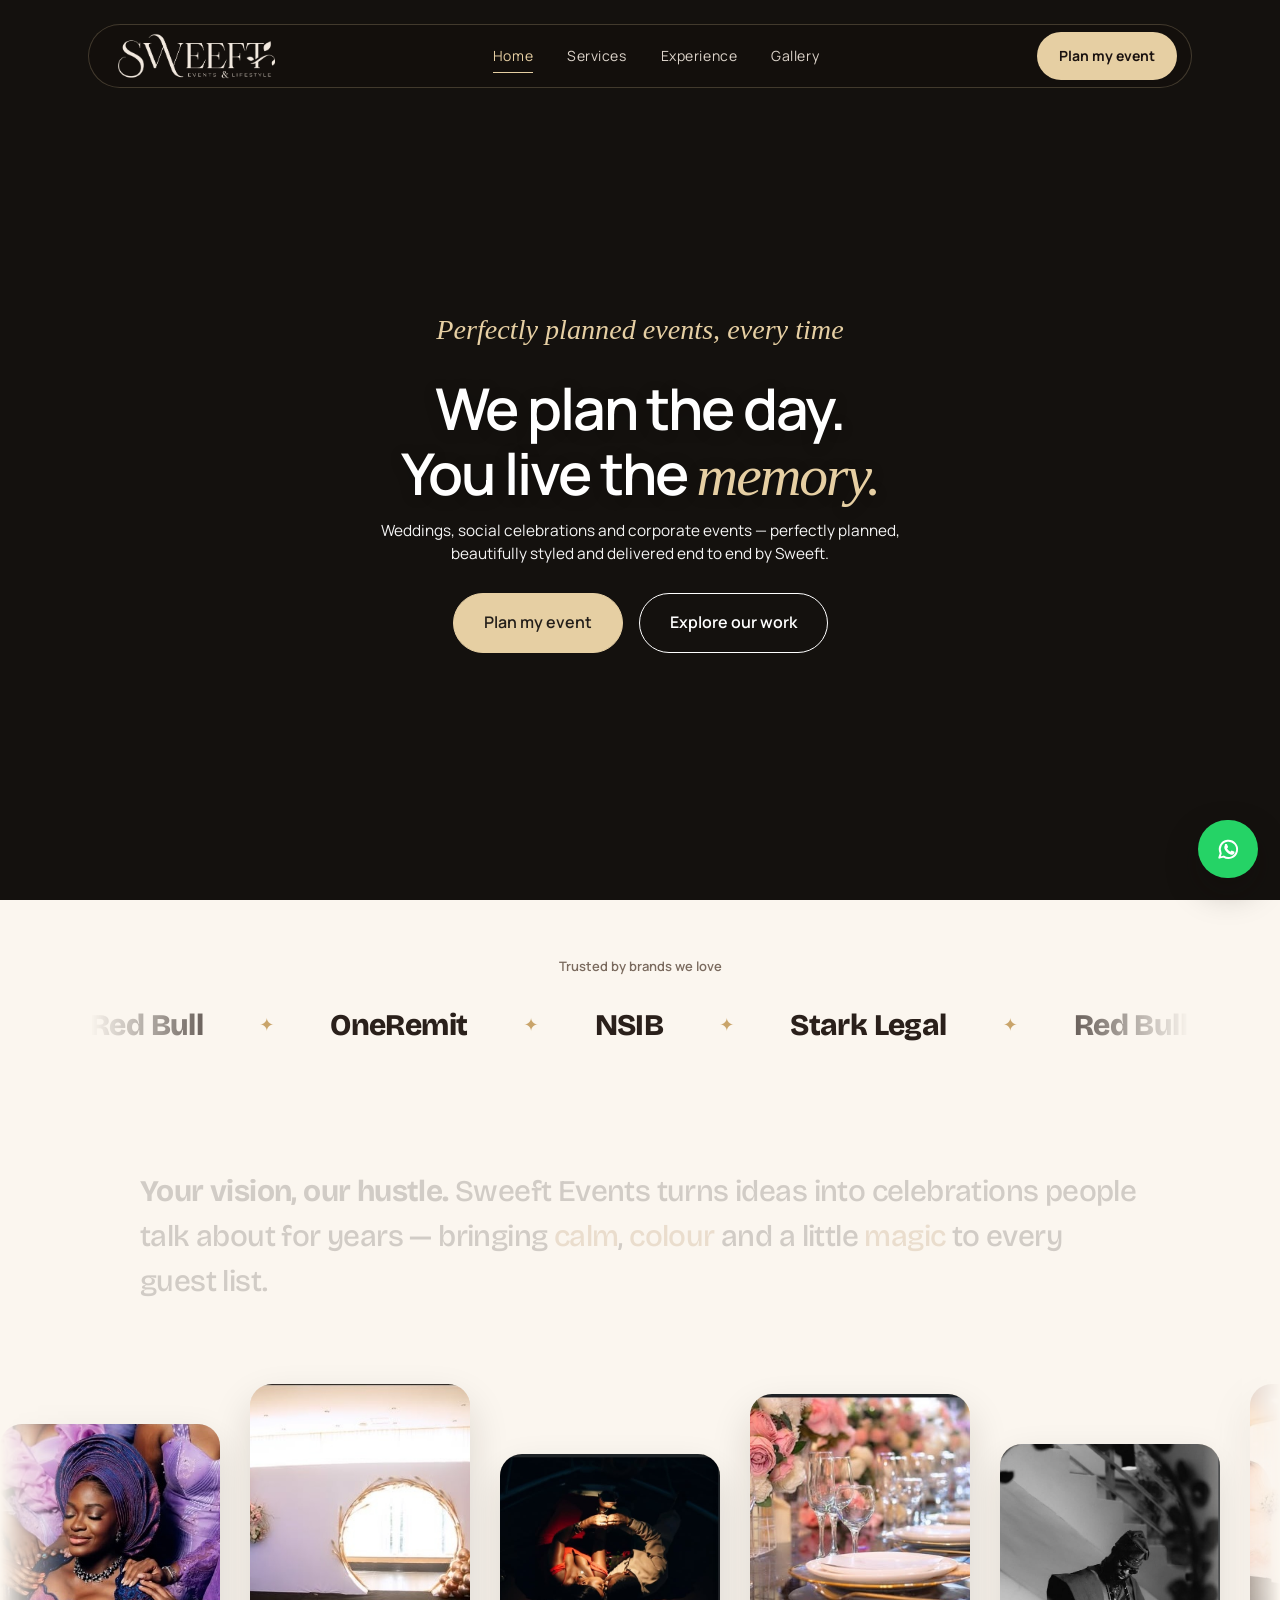
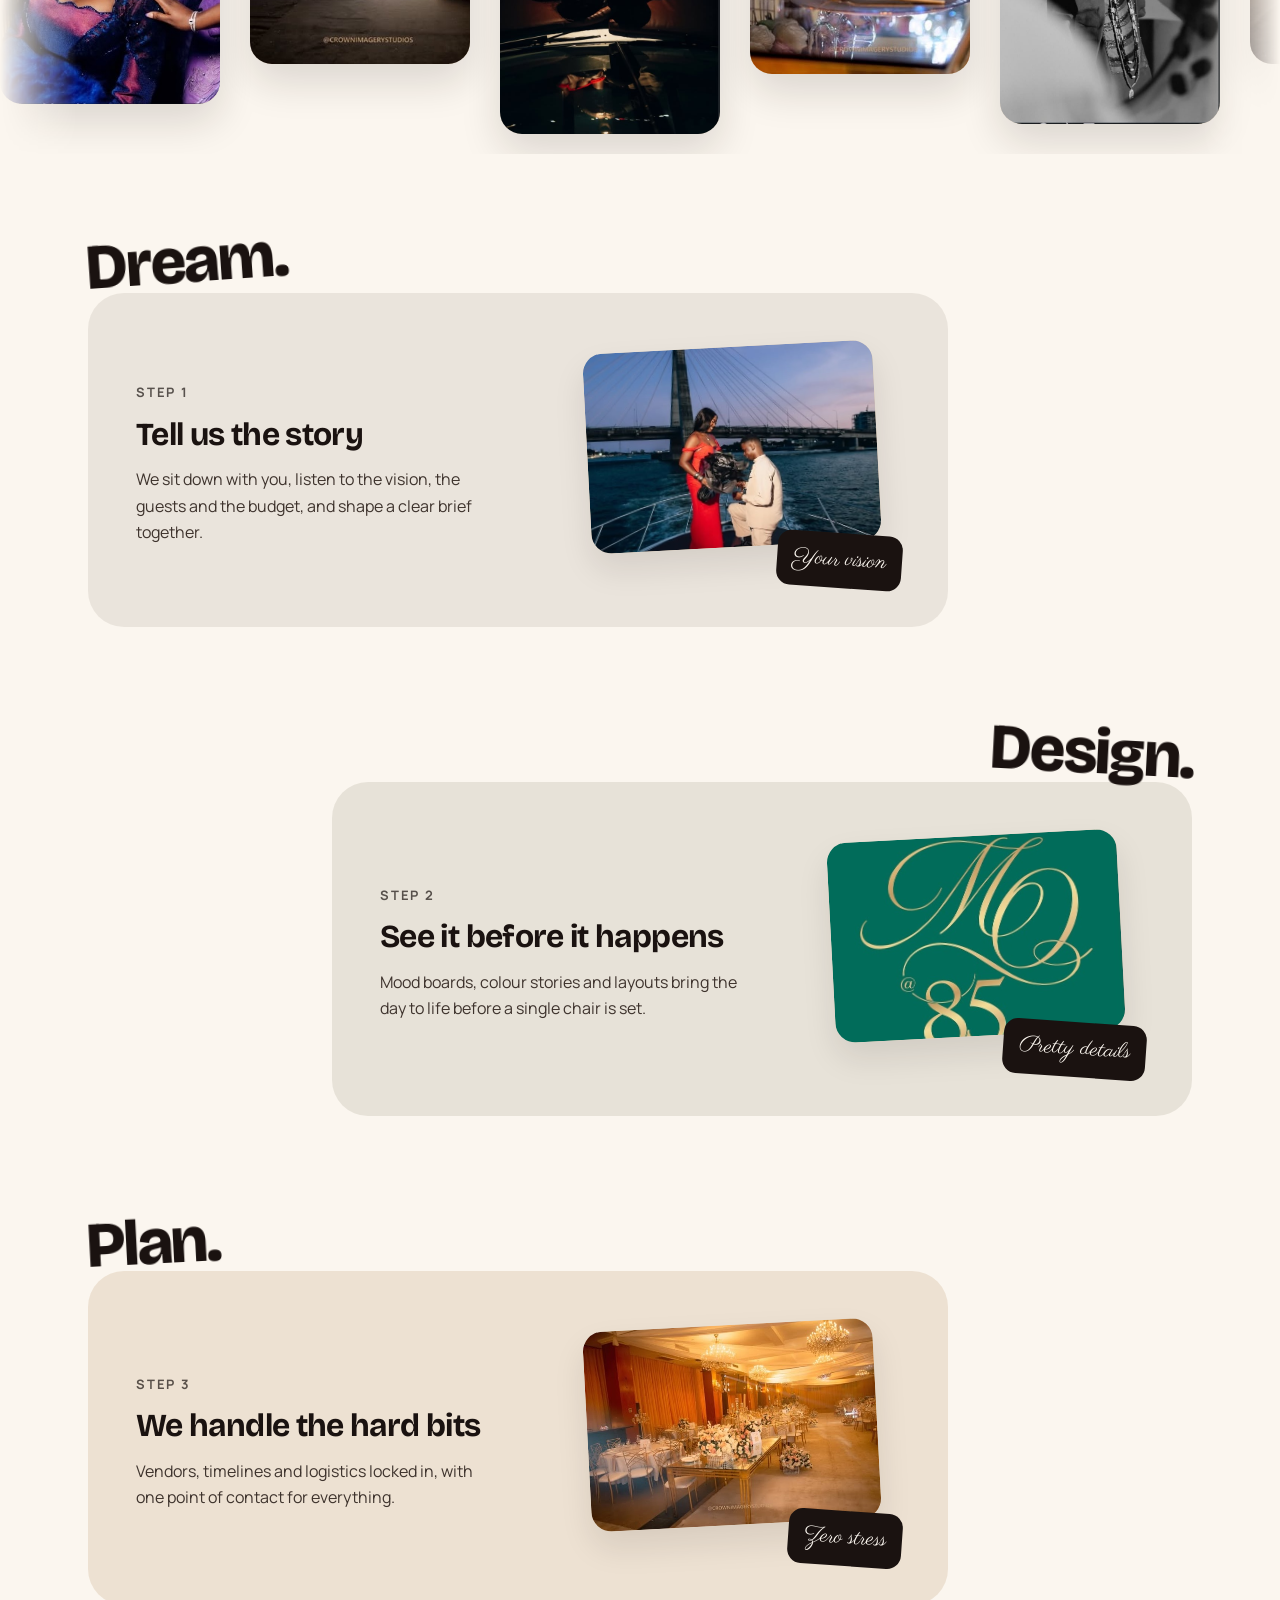
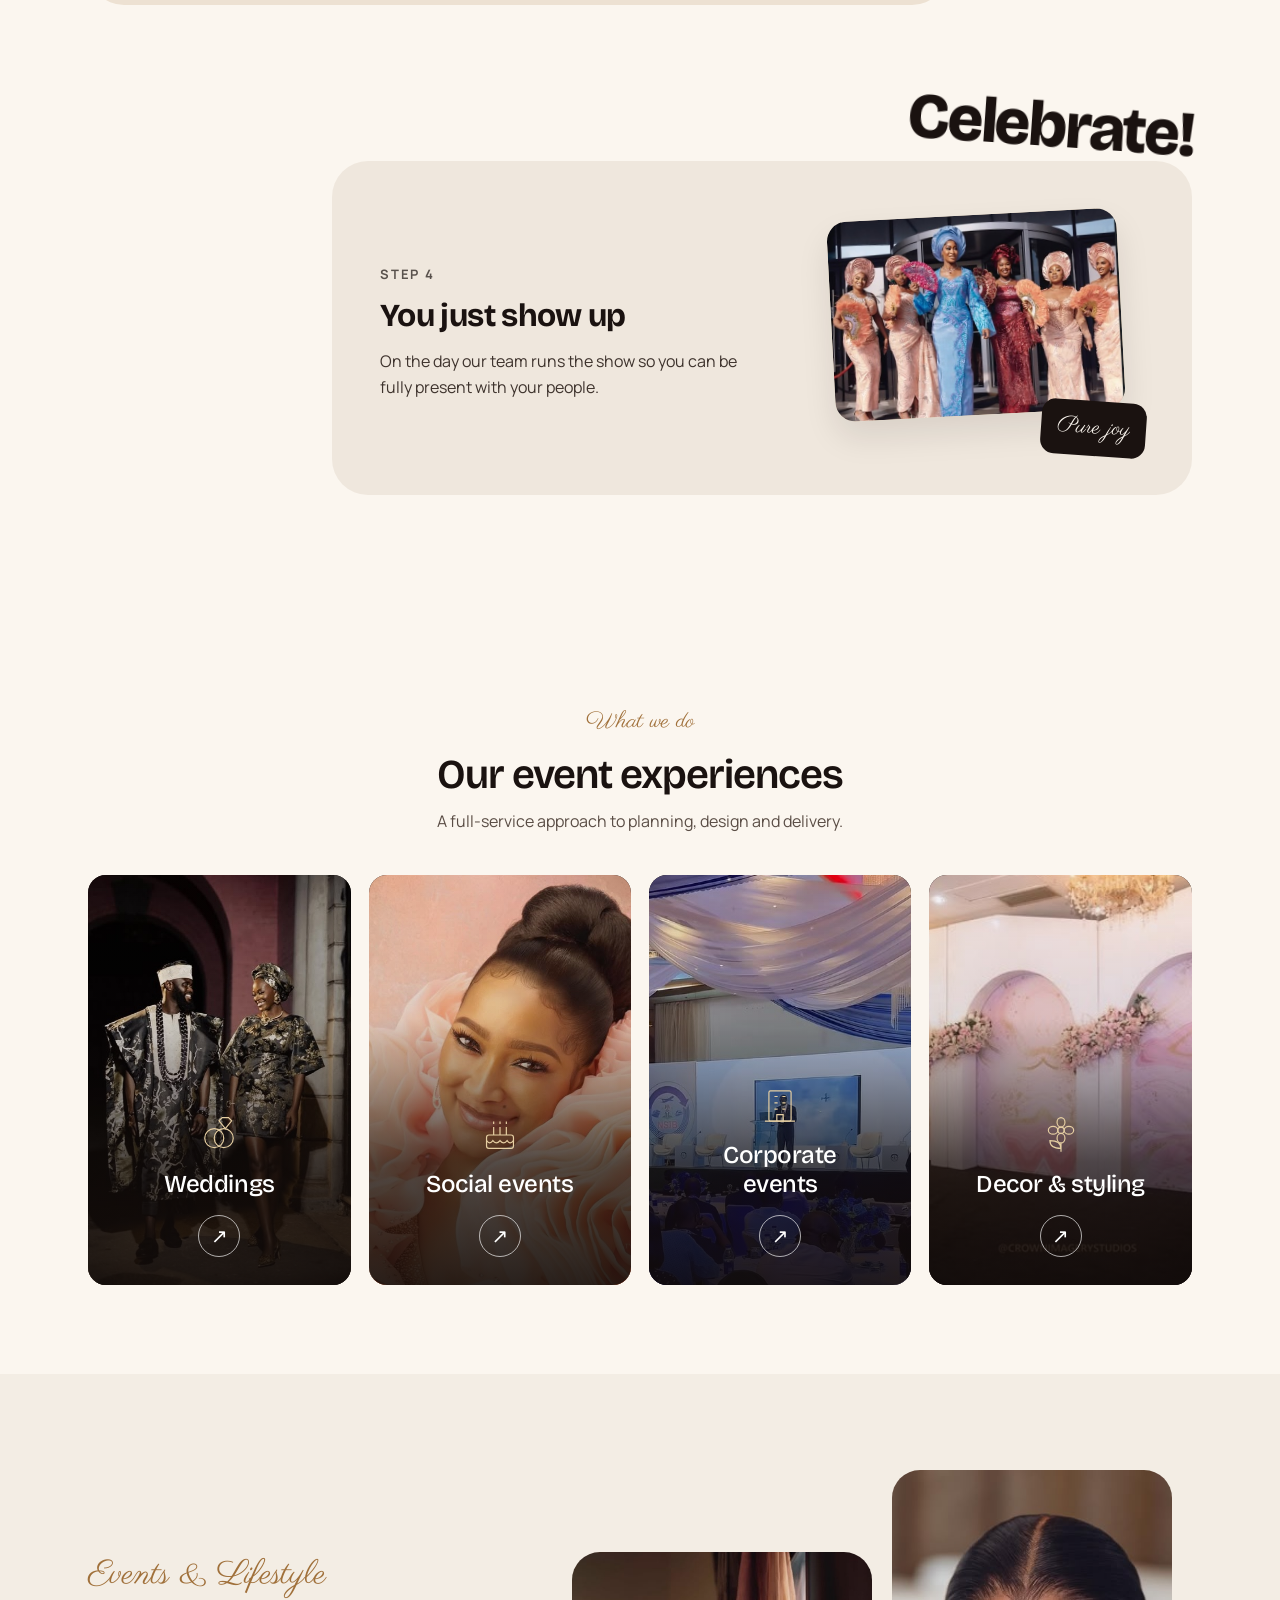
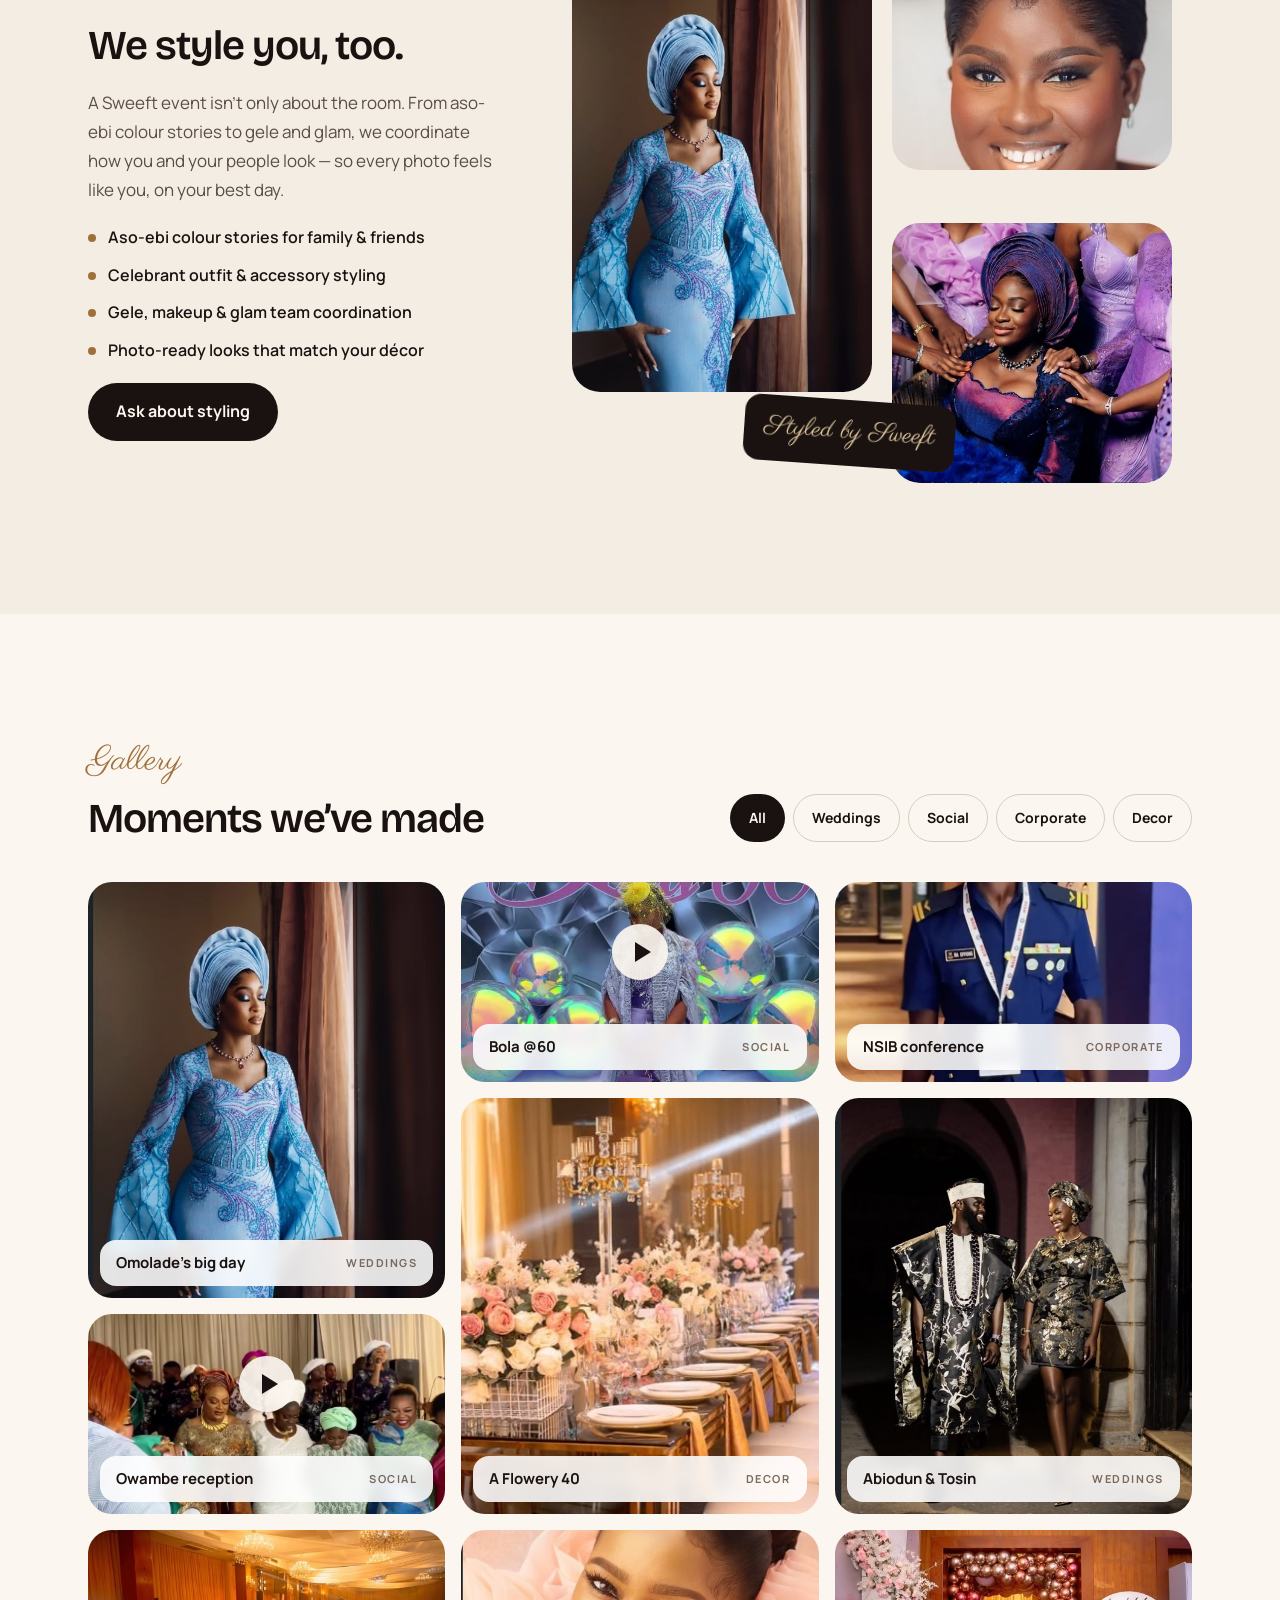
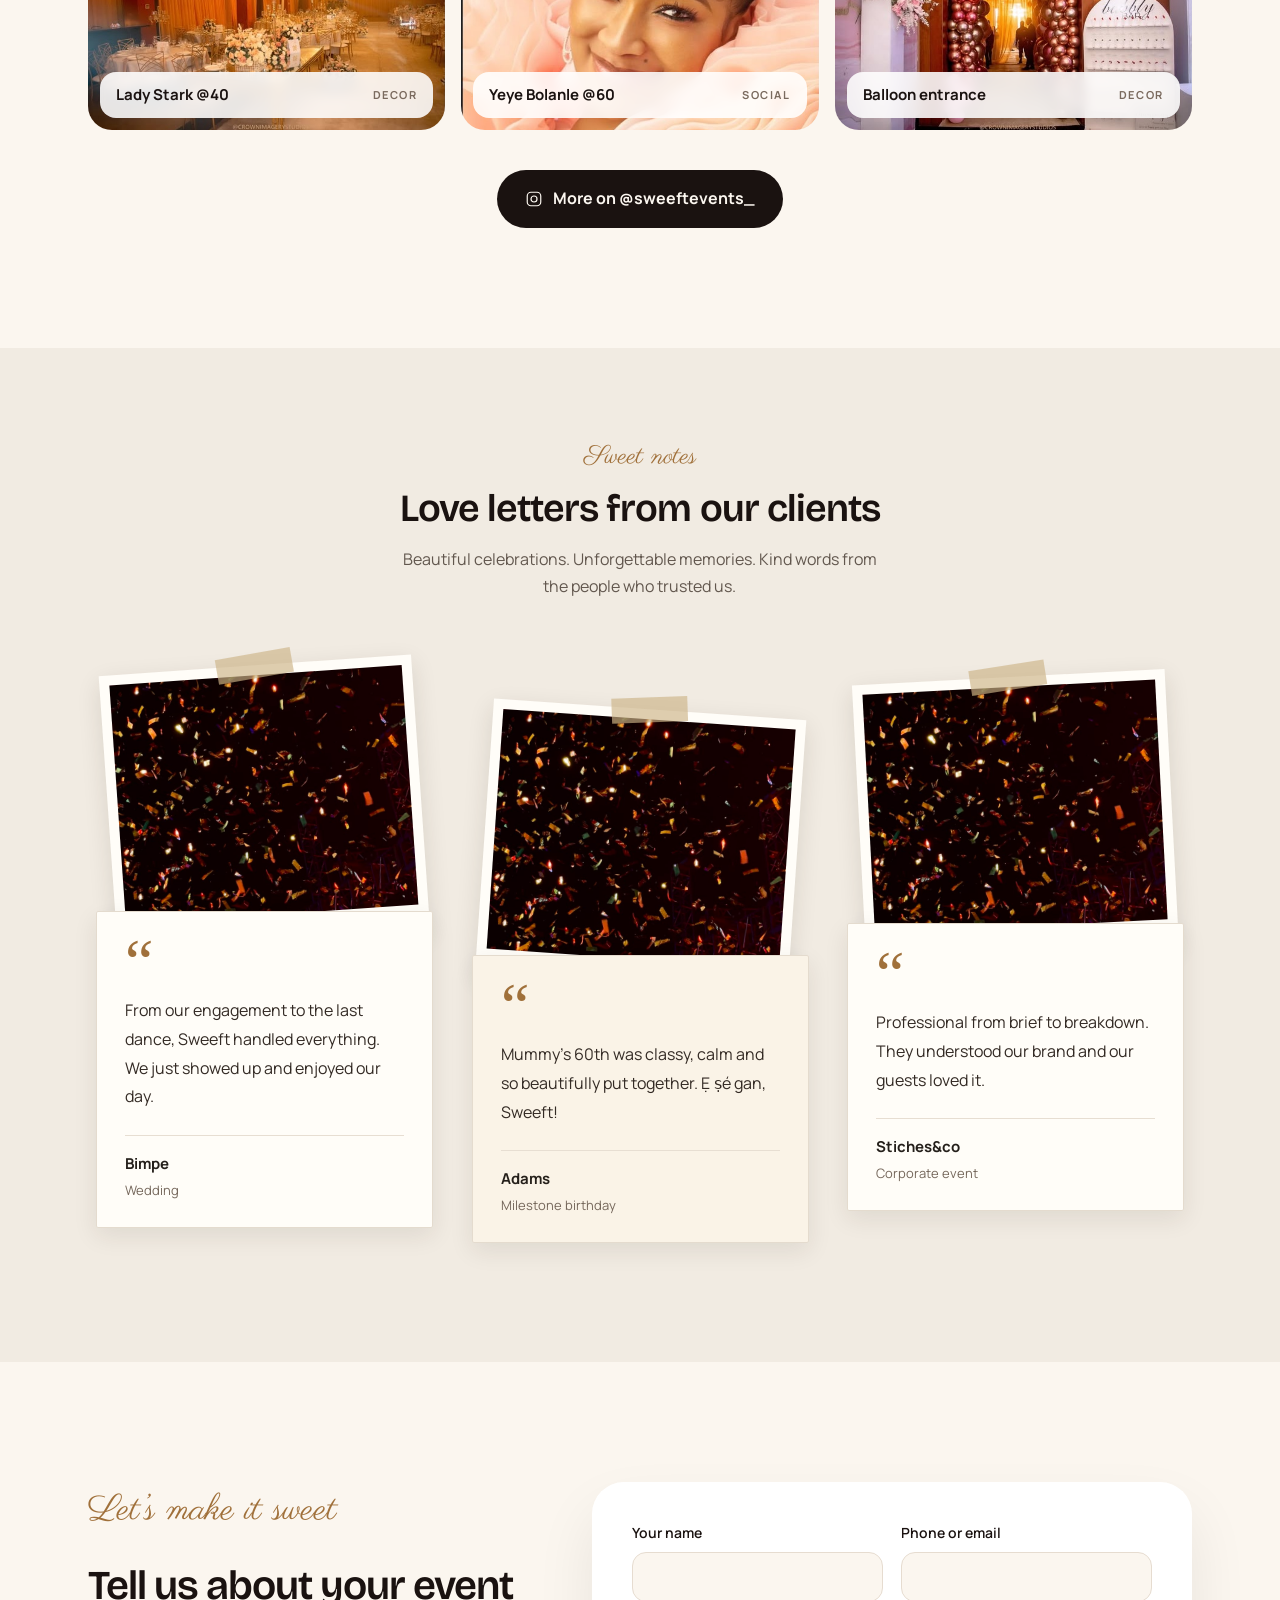
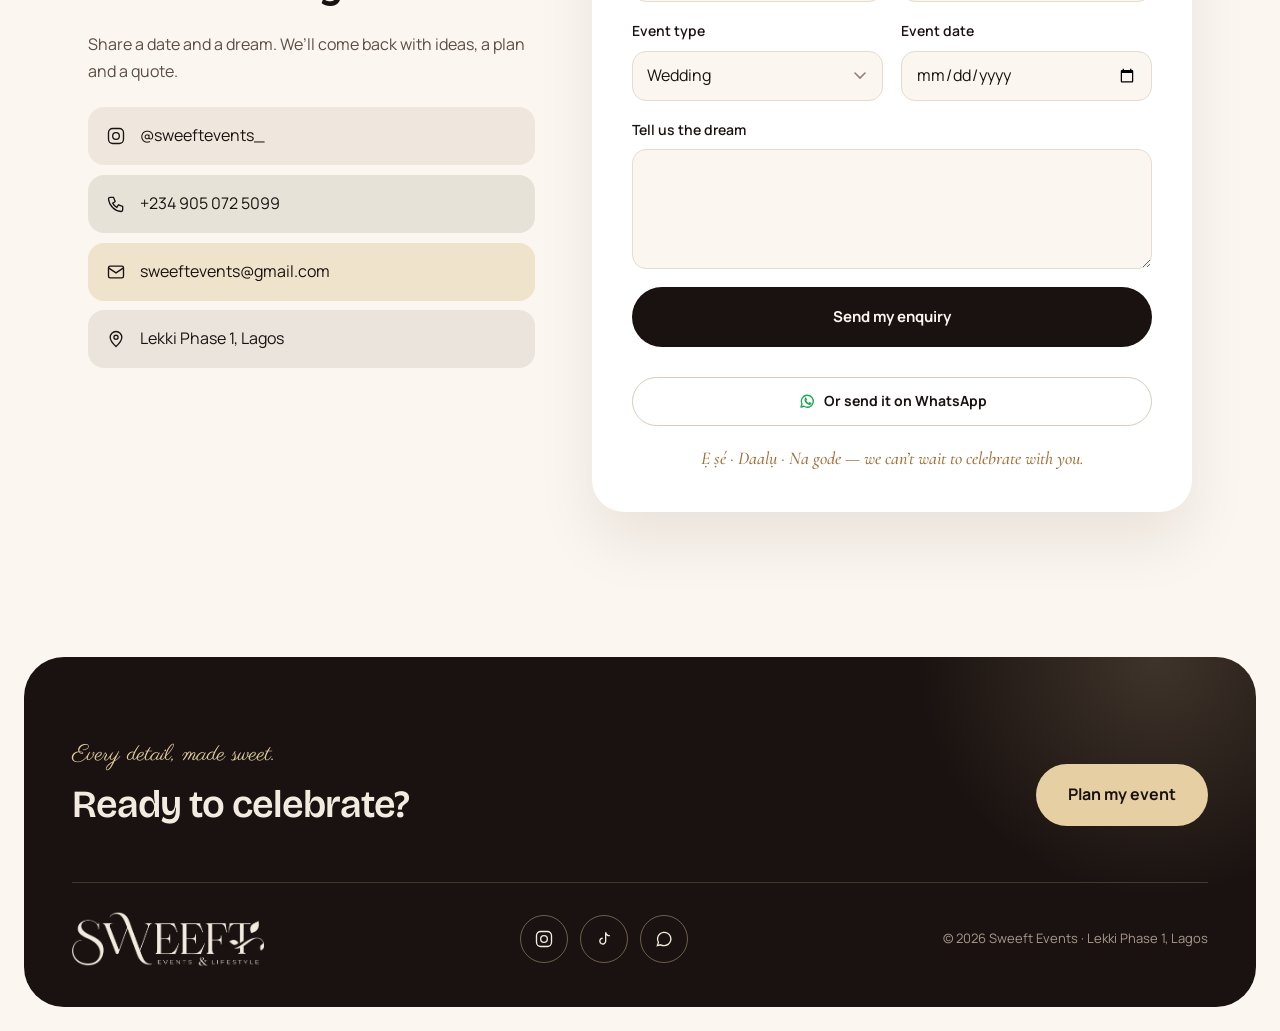
<file: sweeft-events-aws/site/index.html>
<!DOCTYPE html>
<html lang="en">

<head>
  <meta charset="UTF-8" />
  <meta name="viewport" content="width=device-width, initial-scale=1" />
  <title>Sweeft Events — Weddings, social & corporate events in Lagos, Nigeria</title>
  <link rel="icon" type="image/png" href="assets/logo-gold.png">
  <link rel="apple-touch-icon" href="assets/logo-gold.png">
  <meta name="theme-color" content="#241f1a">
  <meta name="description"
    content="Weddings, social celebrations and corporate events — perfectly planned, beautifully styled and delivered end to end by Sweeft Events, Lekki Phase 1, Lagos." />
  <link rel="preload" href="fonts/bricolage-grotesque-latin-standard-normal.woff2" as="font" type="font/woff2"
    crossorigin />
  <link rel="preload" href="fonts/manrope-latin-400-normal.woff2" as="font" type="font/woff2" crossorigin />
  <link rel="preload" href="fonts/manrope-latin-700-normal.woff2" as="font" type="font/woff2" crossorigin />
  <link rel="preload" href="fonts/cormorant-garamond-latin-500-italic.woff2" as="font" type="font/woff2" crossorigin />
  <link rel="preload" href="fonts/parisienne-latin-400-normal.woff2" as="font" type="font/woff2" crossorigin />
  <script>document.documentElement.classList.add("js")</script>
  <link rel="stylesheet" href="css/fonts.css" />
  <link rel="stylesheet" href="css/styles.css" />
  <link rel="stylesheet" href="css/home.css" />
  <link rel="stylesheet" href="css/birthday.css" />
  <script src="js/birthday.js"></script>
</head>

<body data-page="home">
  <div id="nav-root"></div>

  <main>
    <!-- ============ HERO ============ -->
    <section class="hero hero-video-section">

      <video class="hero-background-video" autoplay muted loop playsinline preload="metadata" aria-hidden="true">
        <source src="assets/videos/hero-background.mp4" type="video/mp4">
      </video>

      <div class="hero-video-overlay"></div>

      <div class="hero-video-content">

        <p class="hero-video-tagline">
          Perfectly planned events, every time
        </p>

        <h1>
          We plan the day.<br>
          You live the <span>memory.</span>
        </h1>

        <p class="hero-video-description">
          Weddings, social celebrations and corporate events —
          perfectly planned, beautifully styled and delivered
          end to end by Sweeft.
        </p>

        <div class="hero-video-buttons">
          <a href="contact.html" class="hero-btn-primary">
            Plan my event
          </a>

          <a href="gallery.html" class="hero-btn-secondary">
            Explore our work
          </a>
        </div>

      </div>

    </section>

    <!-- ============ BRANDS ============ -->
    <section class="brands">
      <p class="brands-label reveal">Trusted by brands we love</p>
      <div class="marquee" aria-label="Red Bull, OneRemit, NSIB, Stark Legal">
        <div class="marquee-track">
          <span class="display">Red Bull</span><i>✦</i><span class="display">OneRemit</span><i>✦</i><span
            class="display">NSIB</span><i>✦</i><span class="display">Stark Legal</span><i>✦</i>
          <span class="display" aria-hidden="true">Red Bull</span><i>✦</i><span class="display"
            aria-hidden="true">OneRemit</span><i>✦</i><span class="display" aria-hidden="true">NSIB</span><i>✦</i><span
            class="display" aria-hidden="true">Stark Legal</span><i>✦</i>
        </div>
      </div>
    </section>

    <!-- ============ INTRO STATEMENT ============ -->
    <section class="intro">
      <p class="display intro-text" data-word-reveal>
        <b>Your vision, our hustle.</b> Sweeft Events turns ideas into celebrations people talk about for years —
        bringing <span class="gold">calm</span>, <span class="gold">colour</span> and a little <span
          class="gold">magic</span> to every guest list.
      </p>
    </section>

    <!-- ============ MOVING PHOTO BAND (seamless loop) ============ -->
    <section class="band" data-band aria-label="Moments from Sweeft events">
      <div class="band-track">
        <div class="band-set">
          <figure class="bp ph" style="--y:40px"><img src="assets/band-1.png"
              alt="Bride in aso-oke with her bridesmaids" loading="lazy" /></figure>
          <figure class="bp ph" style="--y:0px"><img src="assets/band-2.png" alt="Moon-gate arch set-up"
              loading="lazy" /></figure>
          <figure class="bp ph" style="--y:70px"><img src="assets/band-3.png" alt="Couple portrait at night"
              loading="lazy" /></figure>
          <figure class="bp ph" style="--y:10px"><img src="assets/band-4.png" alt="Pink florals and gold tableware"
              loading="lazy" /></figure>
          <figure class="bp ph" style="--y:60px"><img src="assets/band-5.png" alt="Groom in agbada" loading="lazy" />
          </figure>
          <figure class="bp ph" style="--y:0px"><img src="assets/band-6.png" alt="Marble arches with florals"
              loading="lazy" /></figure>
          <figure class="bp ph" style="--y:50px"><img src="assets/g-balloon.png" alt="Balloon entrance"
              loading="lazy" /></figure>
          <figure class="bp ph" style="--y:20px"><img src="assets/style-2.png" alt="Glam makeup close-up"
              loading="lazy" /></figure>
          <figure class="bp ph" style="--y:70px"><img src="assets/g-ladystark.png" alt="Lady Stark @40 tablescape"
              loading="lazy" /></figure>
          <figure class="bp ph" style="--y:0px"><img src="assets/step-4.png" alt="Celebrant with friends in aso-ebi"
              loading="lazy" /></figure>
          <figure class="bp ph" style="--y:45px"><img src="assets/bts-3.png" alt="Florals on marble arches"
              loading="lazy" /></figure>
          <figure class="bp ph" style="--y:15px"><img src="assets/g-omolade.png" alt="Omolade in a blue gele"
              loading="lazy" /></figure>
          <figure class="bp ph" style="--y:65px"><img src="assets/svc-wed-2.png" alt="Wedding moment" loading="lazy" />
          </figure>
          <figure class="bp ph" style="--y:5px"><img src="assets/gp-glam.png" alt="Birthday glam" loading="lazy" />
          </figure>
          <figure class="bp ph" style="--y:55px"><img src="assets/bts-2.png" alt="Pink roses on a long table"
              loading="lazy" /></figure>
          <figure class="bp ph" style="--y:25px"><img src="assets/sv-corp-pol.png" alt="Corporate event detail"
              loading="lazy" /></figure>
        </div>
        <div class="band-set" aria-hidden="true">
          <figure class="bp ph" style="--y:40px"><img src="assets/band-1.png"
              alt="Bride in aso-oke with her bridesmaids" loading="lazy" /></figure>
          <figure class="bp ph" style="--y:0px"><img src="assets/band-2.png" alt="Moon-gate arch set-up"
              loading="lazy" /></figure>
          <figure class="bp ph" style="--y:70px"><img src="assets/band-3.png" alt="Couple portrait at night"
              loading="lazy" /></figure>
          <figure class="bp ph" style="--y:10px"><img src="assets/band-4.png" alt="Pink florals and gold tableware"
              loading="lazy" /></figure>
          <figure class="bp ph" style="--y:60px"><img src="assets/band-5.png" alt="Groom in agbada" loading="lazy" />
          </figure>
          <figure class="bp ph" style="--y:0px"><img src="assets/band-6.png" alt="Marble arches with florals"
              loading="lazy" /></figure>
          <figure class="bp ph" style="--y:50px"><img src="assets/g-balloon.png" alt="Balloon entrance"
              loading="lazy" /></figure>
          <figure class="bp ph" style="--y:20px"><img src="assets/style-2.png" alt="Glam makeup close-up"
              loading="lazy" /></figure>
          <figure class="bp ph" style="--y:70px"><img src="assets/g-ladystark.png" alt="Lady Stark @40 tablescape"
              loading="lazy" /></figure>
          <figure class="bp ph" style="--y:0px"><img src="assets/step-4.png" alt="Celebrant with friends in aso-ebi"
              loading="lazy" /></figure>
          <figure class="bp ph" style="--y:45px"><img src="assets/bts-3.png" alt="Florals on marble arches"
              loading="lazy" /></figure>
          <figure class="bp ph" style="--y:15px"><img src="assets/g-omolade.png" alt="Omolade in a blue gele"
              loading="lazy" /></figure>
          <figure class="bp ph" style="--y:65px"><img src="assets/svc-wed-2.png" alt="Wedding moment" loading="lazy" />
          </figure>
          <figure class="bp ph" style="--y:5px"><img src="assets/gp-glam.png" alt="Birthday glam" loading="lazy" />
          </figure>
          <figure class="bp ph" style="--y:55px"><img src="assets/bts-2.png" alt="Pink roses on a long table"
              loading="lazy" /></figure>
          <figure class="bp ph" style="--y:25px"><img src="assets/sv-corp-pol.png" alt="Corporate event detail"
              loading="lazy" /></figure>
        </div>
      </div>
    </section>

    <!-- ============ EXPERIENCE (4 steps) ============ -->
    <section class="experience" id="experience">
      <div class="wrap steps">
        <article class="step">
          <h2 class="display giant reveal-l" style="--r:-4deg">Dream.</h2>
          <div class="step-card reveal" style="background:var(--card-d)">
            <div class="step-text">
              <small>STEP 1</small>
              <h3>Tell us the story</h3>
              <p>We sit down with you, listen to the vision, the guests and the budget, and shape a clear brief
                together.</p>
            </div>
            <div class="step-visual">
              <div class="step-photo ph"><img src="assets/step-1.png" alt="A couple on a boat in Lagos at dusk" /></div>
              <span class="note script">Your vision</span>
            </div>
          </div>
        </article>
        <article class="step step-right">
          <h2 class="display giant reveal-r" style="--r:3deg">Design.</h2>
          <div class="step-card reveal" style="background:var(--card-e)">
            <div class="step-text">
              <small>STEP 2</small>
              <h3>See it before it happens</h3>
              <p>Mood boards, colour stories and layouts bring the day to life before a single chair is set.</p>
            </div>
            <div class="step-visual">
              <div class="step-photo ph"><img src="assets/step-2.png" alt="Gold monogram on emerald card" /></div>
              <span class="note script">Pretty details</span>
            </div>
          </div>
        </article>
        <article class="step">
          <h2 class="display giant reveal-l" style="--r:-3deg">Plan.</h2>
          <div class="step-card reveal" style="background:var(--card-f)">
            <div class="step-text">
              <small>STEP 3</small>
              <h3>We handle the hard bits</h3>
              <p>Vendors, timelines and logistics locked in, with one point of contact for everything.</p>
            </div>
            <div class="step-visual">
              <div class="step-photo ph"><img src="assets/step-3.png" alt="A banquet hall set for a reception" /></div>
              <span class="note script">Zero stress</span>
            </div>
          </div>
        </article>
        <article class="step step-right">
          <h2 class="display giant reveal-r" style="--r:4deg">Celebrate!</h2>
          <div class="step-card reveal" style="background:var(--card-a)">
            <div class="step-text">
              <small>STEP 4</small>
              <h3>You just show up</h3>
              <p>On the day our team runs the show so you can be fully present with your people.</p>
            </div>
            <div class="step-visual">
              <div class="step-photo ph"><img src="assets/step-4.png" alt="Celebrant with friends in aso-ebi" /></div>
              <span class="note script">Pure joy</span>
            </div>
          </div>
        </article>
      </div>
    </section>

    <!-- ============ SERVICES BENTO ============ -->
    <!-- <section class="services" id="services">
      <div class="wrap sec-head">
        <p class="script reveal">What we do</p>
        <h2 class="display sec-title split" data-split>Every kind of celebration</h2>
      </div>
      <div class="wrap bento">
        <a href="services.html#weddings" class="bento-card wide reveal" style="background:var(--card-a)">
          <div class="bento-text">
            <h3>Weddings</h3>
            <p>Traditional and white weddings planned from engagement to send-off, with every vendor in step.</p>
          </div>
          <div class="thumbs">
            <div class="ph" style="height:120px"><img src="assets/svc-wed-1.png" alt="" /></div>
            <div class="ph" style="height:150px"><img src="assets/svc-wed-2.png" alt="" /></div>
            <div class="ph" style="height:100px"><img src="assets/svc-wed-3.png" alt="" /></div>
          </div>
          <span class="bento-arrow" aria-hidden="true">→</span>
        </a>
        <a href="services.html#social" class="bento-card reveal" style="background:var(--card-b);--d:.1s">
          <div class="bento-text">
            <h3>Social Events</h3>
            <p>Birthdays, milestone anniversaries, proposals and intimate celebrations — styled around the people being
              celebrated.</p>
          </div>
          <div class="thumbs">
            <div class="ph" style="height:110px"><img src="assets/svc-social.png" alt="" /></div>
          </div>
          <span class="bento-arrow" aria-hidden="true">→</span>
        </a>
        <a href="services.html#corporate" class="bento-card reveal" style="background:var(--card-c)">
          <div class="bento-text">
            <h3>Corporate Events</h3>
            <p>Conferences, launches and award nights run on time and on brief — for teams like Red Bull, OneRemit and
              NSIB.</p>
          </div>
          <div class="thumbs">
            <div class="ph" style="height:110px"><img src="assets/svc-corp.png" alt="" /></div>
          </div>
          <span class="bento-arrow" aria-hidden="true">→</span>
        </a>
        <a href="services.html#decor" class="bento-card wide reveal" style="background:var(--card-d);--d:.1s">
          <div class="bento-text">
            <h3>Decor &amp; Styling</h3>
            <p>Backdrops, florals, lighting and tablescapes that turn any venue into the picture you imagined.</p>
          </div>
          <div class="thumbs">
            <div class="ph" style="height:100px"><img src="assets/svc-decor-1.png" alt="" /></div>
            <div class="ph" style="height:140px"><img src="assets/svc-decor-2.png" alt="" /></div>
            <div class="ph" style="height:120px"><img src="assets/svc-decor-3.png" alt="" /></div>
          </div>
          <span class="bento-arrow" aria-hidden="true">→</span>
        </a>
      </div>
    </section> -->

    <!-- ============ SERVICES ============ -->

    <section class="services" id="services">
      <div class="wrap services-heading">
        <p class="script">What we do</p>
        <h2 class="display sec-title">
          Our event experiences
        </h2>
        <p class="services-intro">
          A full-service approach to planning, design and delivery.
        </p>
      </div>

      <div class="wrap services-grid">
        <!-- Weddings -->
        <a href="services.html#weddings" class="service-item">
          <img src="assets/svc-wed-2.png" alt="Wedding celebration" loading="lazy">
          <div class="service-content">
            <svg class="service-icon" viewBox="0 0 48 48" fill="none" stroke="currentColor" stroke-width="1.5"
              aria-hidden="true">
              <circle cx="18" cy="28" r="12" />
              <circle cx="30" cy="28" r="12" />
              <path d="M24 6l4-4h8l4 4-8 10z" />
            </svg>

            <h3>Weddings</h3>

            <span class="service-arrow" aria-hidden="true">
              &#8599;
            </span>
          </div>
        </a>

        <!-- Social Events -->
        <a href="services.html#social" class="service-item">
          <img src="assets/svc-social.png" alt="Social event decoration" loading="lazy">
          <div class="service-content">

            <svg class="service-icon" viewBox="0 0 48 48" fill="none" stroke="currentColor" stroke-width="1.5"
              aria-hidden="true">
              <rect x="7" y="24" width="34" height="17" rx="3" />
              <path d="M7 31q4 6 8 0q4 6 9 0q5 6 9 0q4 6 8 0" />
              <path d="M16 24V14M24 24V14M32 24V14" />
              <path d="M16 10V7M24 10V7M32 10V7" />
            </svg>

            <h3>Social events</h3>
            <span class="service-arrow" aria-hidden="true">
              &#8599;
            </span>
          </div>
        </a>

        <!-- Corporate Events -->
        <a href="services.html#corporate" class="service-item">
          <img src="assets/svc-corp.png" alt="Corporate event setup" loading="lazy">

          <div class="service-content">
            <svg class="service-icon" viewBox="0 0 48 48" fill="none" stroke="currentColor" stroke-width="1.5"
              aria-hidden="true">
              <rect x="10" y="5" width="28" height="38" rx="2" />
              <path d="M17 12h4m6 0h4M17 20h4m6 0h4M17 28h4m6 0h4" />
              <path d="M20 43V35h8v8M5 43h38" />
            </svg>

            <h3>Corporate events</h3>
            <span class="service-arrow" aria-hidden="true">
              &#8599;
            </span>
          </div>
        </a>

        <!-- Decor and Styling -->
        <a href="services.html#decor" class="service-item">

          <img src="assets/svc-decor-2.png" alt="Luxury event florals and styling" loading="lazy">
          <div class="service-content">
            <svg class="service-icon" viewBox="0 0 48 48" fill="none" stroke="currentColor" stroke-width="1.5"
              aria-hidden="true">
              <circle cx="24" cy="18" r="4" />
              <ellipse cx="24" cy="8" rx="5" ry="6" />
              <ellipse cx="24" cy="28" rx="5" ry="6" />
              <ellipse cx="14" cy="18" rx="6" ry="5" />
              <ellipse cx="34" cy="18" rx="6" ry="5" />
              <path d="M24 34v11M24 41Q10 41 10 31Q24 31 24 41" />
            </svg>

            <h3>Decor &amp; styling</h3>
            <span class="service-arrow" aria-hidden="true">
              &#8599;
            </span>
          </div>
        </a>
      </div>
    </section>

    <!-- ============ STYLED BY SWEEFT ============ -->
    <section class="styled">
      <div class="wrap styled-row">
        <div class="styled-text">
          <p class="script reveal">Events &amp; Lifestyle</p>
          <h2 class="display sec-title split" data-split>We style you, too.</h2>
          <p class="lede reveal" style="--d:.15s">A Sweeft event isn’t only about the room. From aso-ebi colour stories
            to gele and glam, we coordinate how you and your people look — so every photo feels like you, on your best
            day.</p>
          <ul class="perks">
            <li class="reveal" style="--d:.2s"><img src="assets/dot-gold.svg" alt="" />Aso-ebi colour stories for family
              &amp; friends</li>
            <li class="reveal" style="--d:.28s"><img src="assets/dot-gold.svg" alt="" />Celebrant outfit &amp; accessory
              styling</li>
            <li class="reveal" style="--d:.36s"><img src="assets/dot-gold.svg" alt="" />Gele, makeup &amp; glam team
              coordination</li>
            <li class="reveal" style="--d:.44s"><img src="assets/dot-gold.svg" alt="" />Photo-ready looks that match
              your décor</li>
          </ul>
          <a href="contact.html?type=styling" class="btn btn-dark reveal" style="--d:.5s">Ask about styling</a>
        </div>
        <div class="collage" data-collage>
          <div class="cl cl-1 ph" data-depth="-0.06"><img src="assets/style-1.png" alt="Bride in blue lace and gele" />
          </div>
          <div class="cl cl-2 ph" data-depth="0.08"><img src="assets/style-2.png" alt="Glam makeup close-up" /></div>
          <div class="cl cl-3 ph" data-depth="-0.03"><img src="assets/style-3.png"
              alt="Bride being dressed by her friends" /></div>
          <span class="cl-tag script">Styled by Sweeft</span>
        </div>
      </div>
    </section>

    <!-- ============ GALLERY ============ -->
    <section class="gallery" id="gallery">
      <div class="wrap gallery-head">
        <div>
          <p class="script reveal">Gallery</p>
          <h2 class="display sec-title split" data-split>Moments we’ve made</h2>
        </div>
        <div class="filters reveal" data-filters>
          <span class="filter-pill" aria-hidden="true"></span>
          <button class="is-active" data-filter="all">All</button>
          <button data-filter="weddings">Weddings</button>
          <button data-filter="social">Social</button>
          <button data-filter="corporate">Corporate</button>
          <button data-filter="decor">Decor</button>
        </div>
      </div>
      <div class="wrap masonry" data-masonry>
        <figure class="tile tall" data-cat="weddings">
          <div class="ph"><img src="assets/g-omolade.png" alt="Omolade’s big day" /></div>
          <figcaption><b>Omolade’s big day</b><small>WEDDINGS</small></figcaption>
        </figure>
        <figure class="tile" data-cat="social" data-video="bola60">
          <div class="ph"><img src="assets/g-bola60.png" alt="Bola @60" /></div><span class="tile-play"><img
              src="assets/play-sm.svg" alt="" /></span>
          <figcaption><b>Bola @60</b><small>SOCIAL</small></figcaption>
        </figure>
        <figure class="tile" data-cat="corporate">
          <div class="ph"><img src="assets/g-nsib.png" alt="NSIB conference" /></div>
          <figcaption><b>NSIB conference</b><small>CORPORATE</small></figcaption>
        </figure>
        <figure class="tile tall" data-cat="decor">
          <div class="ph"><img src="assets/g-flowery40.png" alt="A Flowery 40" /></div>
          <figcaption><b>A Flowery 40</b><small>DECOR</small></figcaption>
        </figure>
        <figure class="tile tall" data-cat="weddings">
          <div class="ph"><img src="assets/g-abiodun.png" alt="Abiodun &amp; Tosin" /></div>
          <figcaption><b>Abiodun &amp; Tosin</b><small>WEDDINGS</small></figcaption>
        </figure>
        <figure class="tile" data-cat="social" data-video="owambe">
          <div class="ph"><img src="assets/g-owambe.png" alt="Owambe reception" /></div><span class="tile-play"><img
              src="assets/play-sm.svg" alt="" /></span>
          <figcaption><b>Owambe reception</b><small>SOCIAL</small></figcaption>
        </figure>
        <figure class="tile" data-cat="decor">
          <div class="ph"><img src="assets/g-ladystark.png" alt="Lady Stark @40" /></div>
          <figcaption><b>Lady Stark @40</b><small>DECOR</small></figcaption>
        </figure>
        <figure class="tile" data-cat="social">
          <div class="ph"><img src="assets/g-yeye.png" alt="Yeye Bolanle @60" /></div>
          <figcaption><b>Yeye Bolanle @60</b><small>SOCIAL</small></figcaption>
        </figure>
        <figure class="tile" data-cat="decor">
          <div class="ph"><img src="assets/g-balloon.png" alt="Balloon entrance" /></div>
          <figcaption><b>Balloon entrance</b><small>DECOR</small></figcaption>
        </figure>
      </div>
      <div class="center reveal">
        <a class="btn btn-dark" href="https://www.instagram.com/sweeftevents_/" target="_blank" rel="noopener"><img
            src="assets/ig.svg" alt="" width="18" height="18" />More on @sweeftevents_</a>
      </div>
    </section>

    <!-- ============ SWEET NOTES ============ -->
    <!-- <section class="notes">
      <div class="wrap sec-head">
        <p class="script reveal" style="font-size:40px">Sweet notes</p>
        <h2 class="display sec-title split" data-split>Love letters from our clients</h2>
      </div>
      <div class="wrap note-row">
        <blockquote class="note-card reveal" style="--r:-2deg;background:#fff">
          <p>From our engagement to the last dance, Sweeft handled everything. We just showed up and enjoyed our day.
          </p>
          <footer><img src="assets/avatar.svg" alt="" />Bimpe · Wedding</footer>
        </blockquote>
        <blockquote class="note-card reveal" style="--r:1.5deg;background:var(--card-b);--d:.12s">
          <p>Mummy’s 60th was classy, calm and so beautifully put together. <span class="serif-i">Ẹ ṣé gan</span>,
            Sweeft!</p>
          <footer><img src="assets/avatar.svg" alt="" />Adams · Milestone birthday</footer>
        </blockquote>
        <blockquote class="note-card reveal" style="--r:-1deg;background:var(--card-a);--d:.24s">
          <p>Professional from brief to breakdown. They understood our brand and our guests loved it.</p>
          <footer><img src="assets/avatar.svg" alt="" />Stiches&amp;co · Corporate event</footer>
        </blockquote>
      </div>
    </section> -->
    <!-- ============ SWEET NOTES ============ -->

    <section class="notes">
      <div class="wrap">

        <div class="notes-heading">
          <p class="script reveal">Sweet notes</p>

          <h2 class="display sec-title split" data-split>
            Love letters from our clients
          </h2>

          <p class="notes-intro">
            Beautiful celebrations. Unforgettable memories.
            Kind words from the people who trusted us.
          </p>
        </div>

        <div class="scrapbook-grid">

          <!-- Wedding testimonial -->

          <article class="scrapbook-item reveal">

            <figure class="scrapbook-photo">
              <img src="assets/testimonial-birthday.jpg" alt="Wedding celebration" loading="lazy">
            </figure>

            <blockquote class="scrapbook-note">
              <span class="scrapbook-quote" aria-hidden="true">“</span>

              <p>
                From our engagement to the last dance,
                Sweeft handled everything. We just showed
                up and enjoyed our day.
              </p>

              <footer>
                <strong>Bimpe</strong>
                <span>Wedding</span>
              </footer>
            </blockquote>

          </article>

          <!-- Birthday testimonial -->

          <article class="scrapbook-item reveal">

            <figure class="scrapbook-photo">
              <img src="assets/testimonial-birthday.jpg" alt="Milestone birthday celebration" loading="lazy">
            </figure>

            <blockquote class="scrapbook-note">
              <span class="scrapbook-quote" aria-hidden="true">“</span>

              <p>
                Mummy’s 60th was classy, calm and so
                beautifully put together. Ẹ ṣé gan, Sweeft!
              </p>

              <footer>
                <strong>Adams</strong>
                <span>Milestone birthday</span>
              </footer>
            </blockquote>

          </article>

          <!-- Corporate testimonial -->

          <article class="scrapbook-item reveal">

            <figure class="scrapbook-photo">
              <img src="assets/testimonial-birthday.jpg" alt="Corporate event" loading="lazy">
            </figure>

            <blockquote class="scrapbook-note">
              <span class="scrapbook-quote" aria-hidden="true">“</span>

              <p>
                Professional from brief to breakdown.
                They understood our brand and our
                guests loved it.
              </p>

              <footer>
                <strong>Stiches&amp;co</strong>
                <span>Corporate event</span>
              </footer>
            </blockquote>

          </article>

        </div>
      </div>
    </section>

    <!-- ============ CONTACT ============ -->
    <section class="contact" id="contact">
      <div class="wrap contact-row">
        <div class="contact-info">
          <p class="script reveal" style="font-size:36px">Let’s make it sweet</p>
          <h2 class="display sec-title split" data-split>Tell us about your event</h2>
          <p class="lede reveal" style="--d:.15s">Share a date and a dream. We’ll come back with ideas, a plan and a
            quote.</p>
          <div class="contact-rows">
            <a class="crow reveal" style="background:var(--card-a);--d:.2s"
              href="https://www.instagram.com/sweeftevents_/" target="_blank" rel="noopener"><img src="assets/i-ig.svg"
                alt="" />@sweeftevents_</a>
            <a class="crow reveal" style="background:var(--card-e);--d:.26s" href="tel:+2349050725099"><img
                src="assets/i-phone.svg" alt="" />+234 905 072 5099</a>
            <a class="crow reveal" style="background:var(--card-b);--d:.32s" href="mailto:sweeftevents@gmail.com"><img
                src="assets/i-mail.svg" alt="" />sweeftevents@gmail.com</a>
            <a class="crow reveal" style="background:var(--card-d);--d:.38s"
              href="https://maps.google.com/?q=Lekki+Phase+1+Lagos" target="_blank" rel="noopener"><img
                src="assets/i-pin.svg" alt="" />Lekki Phase 1, Lagos</a>
          </div>
        </div>
        <form class="enquiry reveal-scale" data-enquiry novalidate>
          <div class="pair">
            <div class="field"><label for="h-name">Your name</label><input class="input" id="h-name" name="name"
                required /></div>
            <div class="field"><label for="h-contact">Phone or email</label><input class="input" id="h-contact"
                name="contact" required /></div>
          </div>
          <div class="pair">
            <div class="field"><label for="h-type">Event type</label>
              <select class="input" id="h-type" name="type">
                <option>Wedding</option>
                <option>Social event</option>
                <option>Corporate event</option>
                <option>Decor &amp; styling</option>
                <option>Other</option>
              </select>
            </div>
            <div class="field"><label for="h-date">Event date</label><input class="input" id="h-date" name="date"
                type="date" /></div>
          </div>
          <div class="field"><label for="h-dream">Tell us the dream</label><textarea class="input" id="h-dream"
              name="dream"></textarea></div>
          <button class="btn btn-dark btn-block" type="submit">Send my enquiry</button>
          <p class="thanks serif-i">Ẹ ṣé · Daalụ · Na gode — we can’t wait to celebrate with you.</p>
        </form>
      </div>
    </section>
  </main>

  <div id="footer-root"></div>

  <script src="js/lenis.min.js"></script>
  <script src="js/config.js"></script>
  <script src="js/main.js"></script>
</body>

</html>
</file>
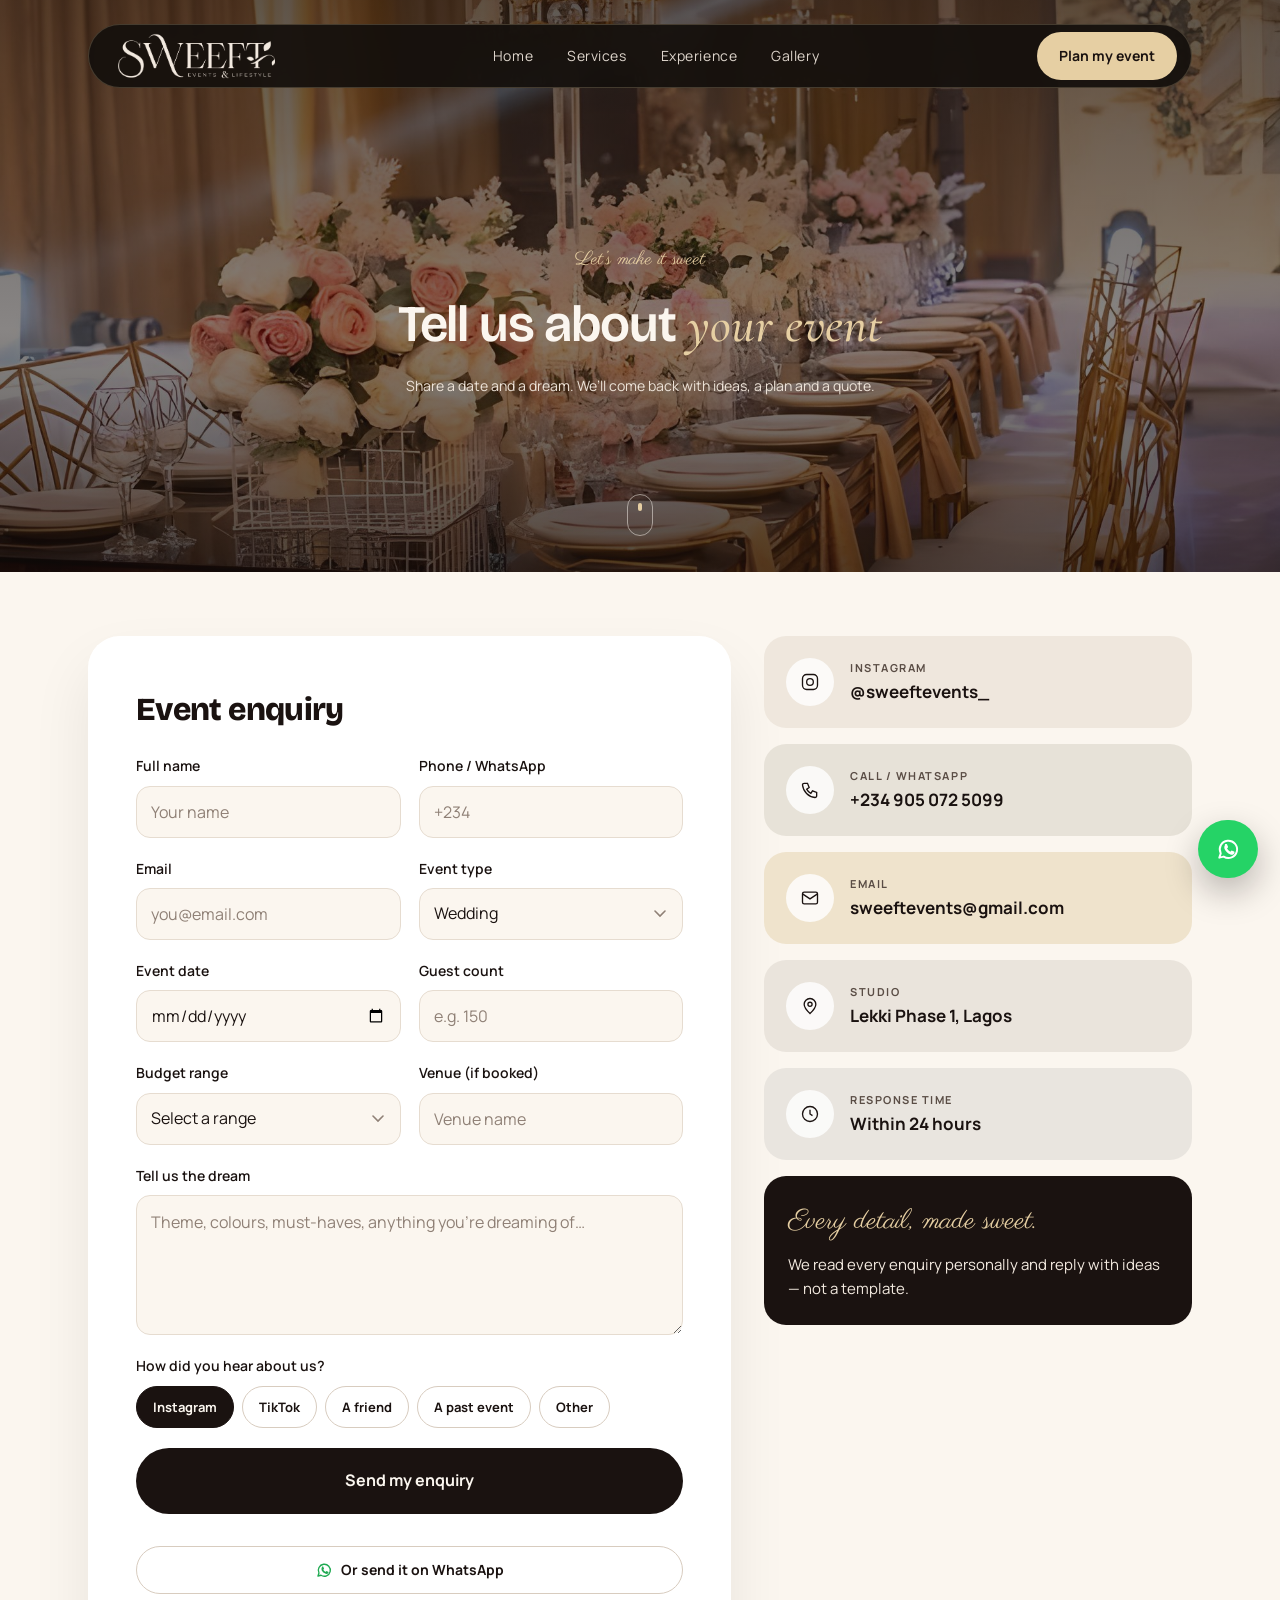
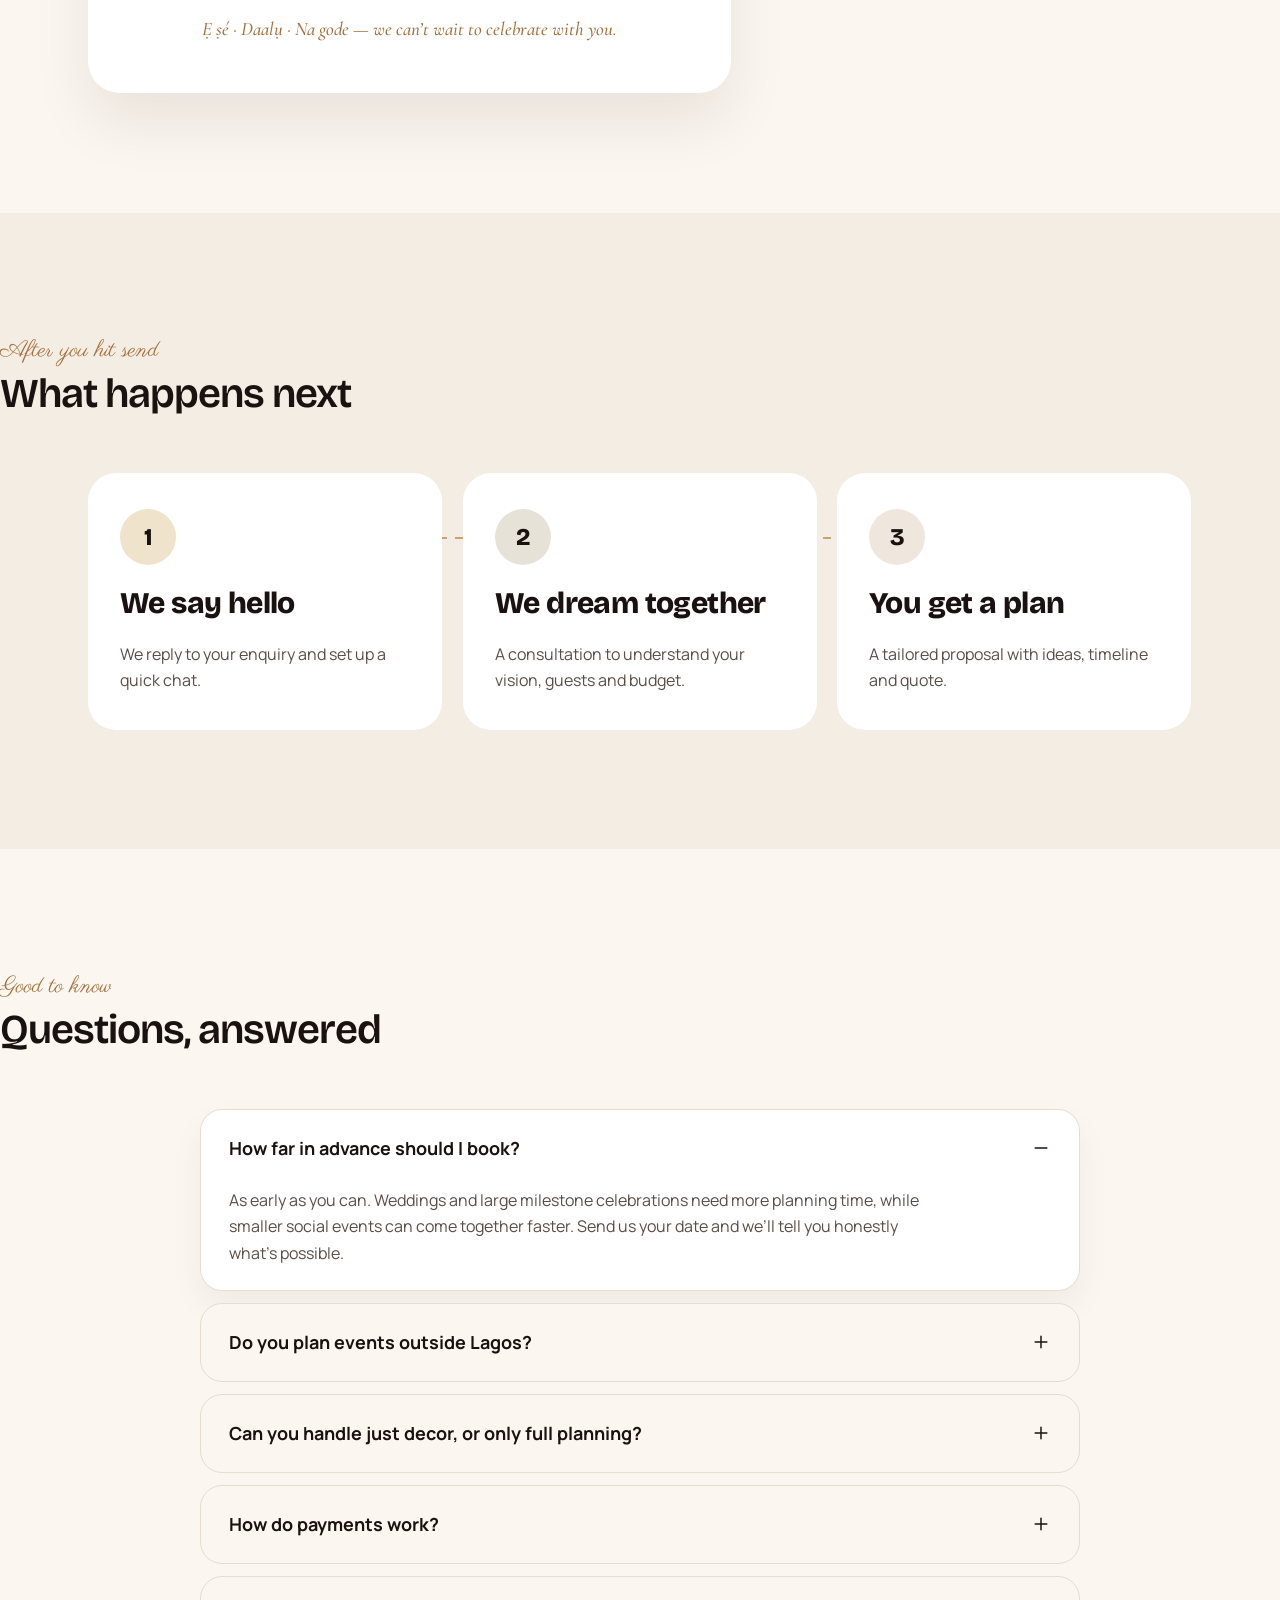
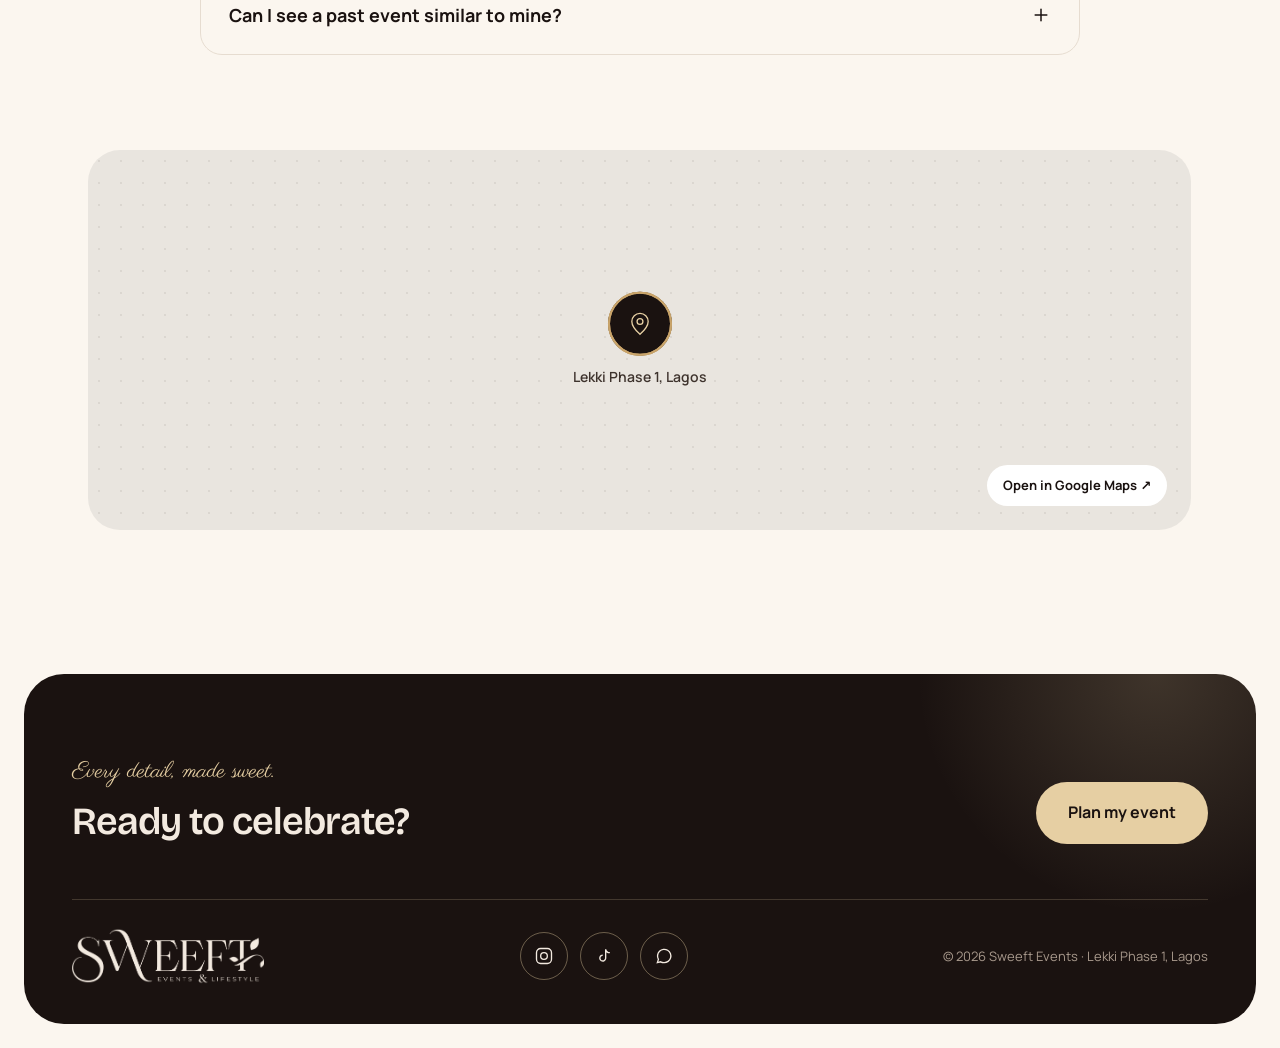
<file: sweeft-events-aws/site/contact.html>
<!DOCTYPE html>
<html lang="en">
<head>
  <meta charset="UTF-8" />
  <meta name="viewport" content="width=device-width, initial-scale=1" />
  <title>Contact — Sweeft Events</title>
  <link rel="icon" type="image/png" href="assets/logo-gold.png">
  <link rel="apple-touch-icon" href="assets/logo-gold.png">
  <meta name="theme-color" content="#241f1a">
  <meta name="description" content="Tell Sweeft Events about your event. Share a date and a dream — we’ll come back with ideas, a plan and a quote." />
  <link rel="preload" href="fonts/bricolage-grotesque-latin-standard-normal.woff2" as="font" type="font/woff2" crossorigin />
  <link rel="preload" href="fonts/manrope-latin-400-normal.woff2" as="font" type="font/woff2" crossorigin />
  <link rel="preload" href="fonts/manrope-latin-700-normal.woff2" as="font" type="font/woff2" crossorigin />
  <link rel="preload" href="fonts/cormorant-garamond-latin-500-italic.woff2" as="font" type="font/woff2" crossorigin />
  <link rel="preload" href="fonts/parisienne-latin-400-normal.woff2" as="font" type="font/woff2" crossorigin />
  <script>document.documentElement.classList.add("js")</script>
  <link rel="stylesheet" href="css/fonts.css" />
  <link rel="stylesheet" href="css/styles.css" />
  <link rel="stylesheet" href="css/inner.css" />
  <link rel="stylesheet" href="css/birthday.css" />
  <script src="js/birthday.js"></script>
</head>
<body data-page="contact">
  <div id="nav-root"></div>

  <main>
    <section class="page-hero short">
      <div class="page-hero-bg" data-parallax="-0.15"><img src="assets/hero-contact.jpg" alt="" /></div>
      <p class="script reveal">Let’s make it sweet</p>
      <h1 class="display split" data-split style="--d:.15s">Tell us about <em class="serif-i">your event</em></h1>
      <p class="sub reveal" style="--d:.5s">Share a date and a dream. We’ll come back with ideas, a plan and a quote.</p>
      <span class="scroll-cue" aria-hidden="true"></span>
    </section>

    <section class="form-info">
      <div class="wrap form-row">
        <form class="enquiry-lg reveal" data-enquiry novalidate>
          <h2>Event enquiry</h2>
          <div class="pair">
            <div class="field"><label for="c-name">Full name</label><input class="input" id="c-name" name="name" placeholder="Your name" required autocomplete="name" /></div>
            <div class="field"><label for="c-phone">Phone / WhatsApp</label><input class="input" id="c-phone" name="phone" placeholder="+234" required type="tel" autocomplete="tel" /></div>
          </div>
          <div class="pair">
            <div class="field"><label for="c-email">Email</label><input class="input" id="c-email" name="email" placeholder="you@email.com" type="email" autocomplete="email" /></div>
            <div class="field"><label for="c-type">Event type</label>
              <select class="input" id="c-type" name="type"><option>Wedding</option><option>Social event</option><option>Corporate event</option><option>Decor &amp; styling</option><option>Other</option></select>
            </div>
          </div>
          <div class="pair">
            <div class="field"><label for="c-date">Event date</label><input class="input" id="c-date" name="date" type="date" /></div>
            <div class="field"><label for="c-guests">Guest count</label><input class="input" id="c-guests" name="guests" placeholder="e.g. 150" inputmode="numeric" /></div>
          </div>
          <div class="pair">
            <div class="field"><label for="c-budget">Budget range</label>
              <select class="input" id="c-budget" name="budget">
                <option value="">Select a range</option>
                <option>Under ₦2m</option><option>₦2m – ₦5m</option><option>₦5m – ₦10m</option><option>₦10m – ₦20m</option><option>₦20m+</option><option>Not sure yet</option>
              </select>
            </div>
            <div class="field"><label for="c-venue">Venue (if booked)</label><input class="input" id="c-venue" name="venue" placeholder="Venue name" /></div>
          </div>
          <div class="field"><label for="c-dream">Tell us the dream</label><textarea class="input" id="c-dream" name="dream" placeholder="Theme, colours, must-haves, anything you’re dreaming of…"></textarea></div>
          <div class="field">
            <span class="label">How did you hear about us?</span>
            <div class="chips">
              <button type="button" class="is-active">Instagram</button><button type="button">TikTok</button><button type="button">A friend</button><button type="button">A past event</button><button type="button">Other</button>
            </div>
            <input type="hidden" name="heard" value="Instagram" />
          </div>
          <button class="btn btn-dark btn-block" type="submit">Send my enquiry</button>
          <p class="thanks serif-i">Ẹ ṣé · Daalụ · Na gode — we can’t wait to celebrate with you.</p>
        </form>

        <aside class="side">
          <a class="side-card reveal-r" style="background:var(--card-a);--d:.05s" href="https://www.instagram.com/sweeftevents_/" target="_blank" rel="noopener"><span class="side-ico"><img src="assets/c-ig.svg" alt="" /></span><span><small>INSTAGRAM</small><b>@sweeftevents_</b></span></a>
          <a class="side-card reveal-r" style="background:var(--card-e);--d:.12s" href="https://wa.me/2349050725099" target="_blank" rel="noopener"><span class="side-ico"><img src="assets/c-phone.svg" alt="" /></span><span><small>CALL / WHATSAPP</small><b>+234 905 072 5099</b></span></a>
          <a class="side-card reveal-r" style="background:var(--card-b);--d:.19s" href="mailto:sweeftevents@gmail.com"><span class="side-ico"><img src="assets/c-mail.svg" alt="" /></span><span><small>EMAIL</small><b>sweeftevents@gmail.com</b></span></a>
          <a class="side-card reveal-r" style="background:var(--card-d);--d:.26s" href="https://maps.google.com/?q=Lekki+Phase+1+Lagos" target="_blank" rel="noopener"><span class="side-ico"><img src="assets/c-pin.svg" alt="" /></span><span><small>STUDIO</small><b>Lekki Phase 1, Lagos</b></span></a>
          <div class="side-card reveal-r" style="background:var(--card-c);--d:.33s"><span class="side-ico"><img src="assets/c-clock.svg" alt="" /></span><span><small>RESPONSE TIME</small><b>Within 24 hours</b></span></div>
          <div class="sweet-note reveal-r" style="--d:.4s"><p class="script">Every detail, made sweet.</p><p>We read every enquiry personally and reply with ideas — not a template.</p></div>
        </aside>
      </div>
    </section>

    <section class="block next">
      <div class="sec-head">
        <p class="script reveal">After you hit send</p>
        <h2 class="display sec-title split" data-split>What happens next</h2>
      </div>
      <div class="wrap next-grid">
        <span class="next-line rv" aria-hidden="true"></span>
        <article class="ncard reveal"><span class="nnum" style="background:var(--card-b)">1</span><h3>We say hello</h3><p>We reply to your enquiry and set up a quick chat.</p></article>
        <article class="ncard reveal" style="--d:.15s"><span class="nnum" style="background:var(--card-e)">2</span><h3>We dream together</h3><p>A consultation to understand your vision, guests and budget.</p></article>
        <article class="ncard reveal" style="--d:.3s"><span class="nnum" style="background:var(--card-a)">3</span><h3>You get a plan</h3><p>A tailored proposal with ideas, timeline and quote.</p></article>
      </div>
    </section>

    <section class="block faq">
      <div class="sec-head">
        <p class="script reveal">Good to know</p>
        <h2 class="display sec-title split" data-split>Questions, answered</h2>
      </div>
      <div class="faq-list" data-faq>
        <div class="faq-item is-open reveal">
          <button class="faq-q" aria-expanded="true">How far in advance should I book?<span class="ic"><img class="plus" src="assets/faq-plus.svg" alt="" /><img class="minus" src="assets/faq-minus.svg" alt="" /></span></button>
          <div class="faq-a"><p>As early as you can. Weddings and large milestone celebrations need more planning time, while smaller social events can come together faster. Send us your date and we’ll tell you honestly what’s possible.</p></div>
        </div>
        <div class="faq-item reveal" style="--d:.06s">
          <button class="faq-q" aria-expanded="false">Do you plan events outside Lagos?<span class="ic"><img class="plus" src="assets/faq-plus.svg" alt="" /><img class="minus" src="assets/faq-minus.svg" alt="" /></span></button>
          <div class="faq-a"><p>We’re based in Lekki, Lagos, and we love a road trip. Tell us where your event is and we’ll talk through travel, logistics and what it takes to bring the Sweeft team to you.</p></div>
        </div>
        <div class="faq-item reveal" style="--d:.12s">
          <button class="faq-q" aria-expanded="false">Can you handle just decor, or only full planning?<span class="ic"><img class="plus" src="assets/faq-plus.svg" alt="" /><img class="minus" src="assets/faq-minus.svg" alt="" /></span></button>
          <div class="faq-a"><p>Both. Some clients want us end to end; others just need décor and styling, or day-of coordination. We’ll shape the package around what you actually need.</p></div>
        </div>
        <div class="faq-item reveal" style="--d:.18s">
          <button class="faq-q" aria-expanded="false">How do payments work?<span class="ic"><img class="plus" src="assets/faq-plus.svg" alt="" /><img class="minus" src="assets/faq-minus.svg" alt="" /></span></button>
          <div class="faq-a"><p>Your proposal comes with a clear quote and payment schedule — typically a deposit to secure your date, with the balance due before the event. Everything is agreed in writing up front, with no surprises.</p></div>
        </div>
        <div class="faq-item reveal" style="--d:.24s">
          <button class="faq-q" aria-expanded="false">Can I see a past event similar to mine?<span class="ic"><img class="plus" src="assets/faq-plus.svg" alt="" /><img class="minus" src="assets/faq-minus.svg" alt="" /></span></button>
          <div class="faq-a"><p>Of course. Browse our <a href="gallery.html" style="text-decoration:underline">gallery</a> and <a href="https://www.instagram.com/sweeftevents_/" target="_blank" rel="noopener" style="text-decoration:underline">Instagram</a>, or ask during your consultation and we’ll share examples closest to what you’re planning.</p></div>
        </div>
      </div>
    </section>

    <section class="wrap map-wrap">
      <a class="map reveal-scale" href="https://maps.google.com/?q=Lekki+Phase+1+Lagos" target="_blank" rel="noopener" aria-label="Open Lekki Phase 1, Lagos in Google Maps">
        <span class="map-pin"><span class="map-dot"><img src="assets/map-pin.svg" alt="" /></span><span>Lekki Phase 1, Lagos</span></span>
        <span class="map-open">Open in Google Maps ↗</span>
      </a>
    </section>
  </main>

  <div id="footer-root"></div>
  <script src="js/lenis.min.js"></script>
  <script src="js/config.js"></script>
  <script src="js/main.js"></script>
</body>
</html>
</file>
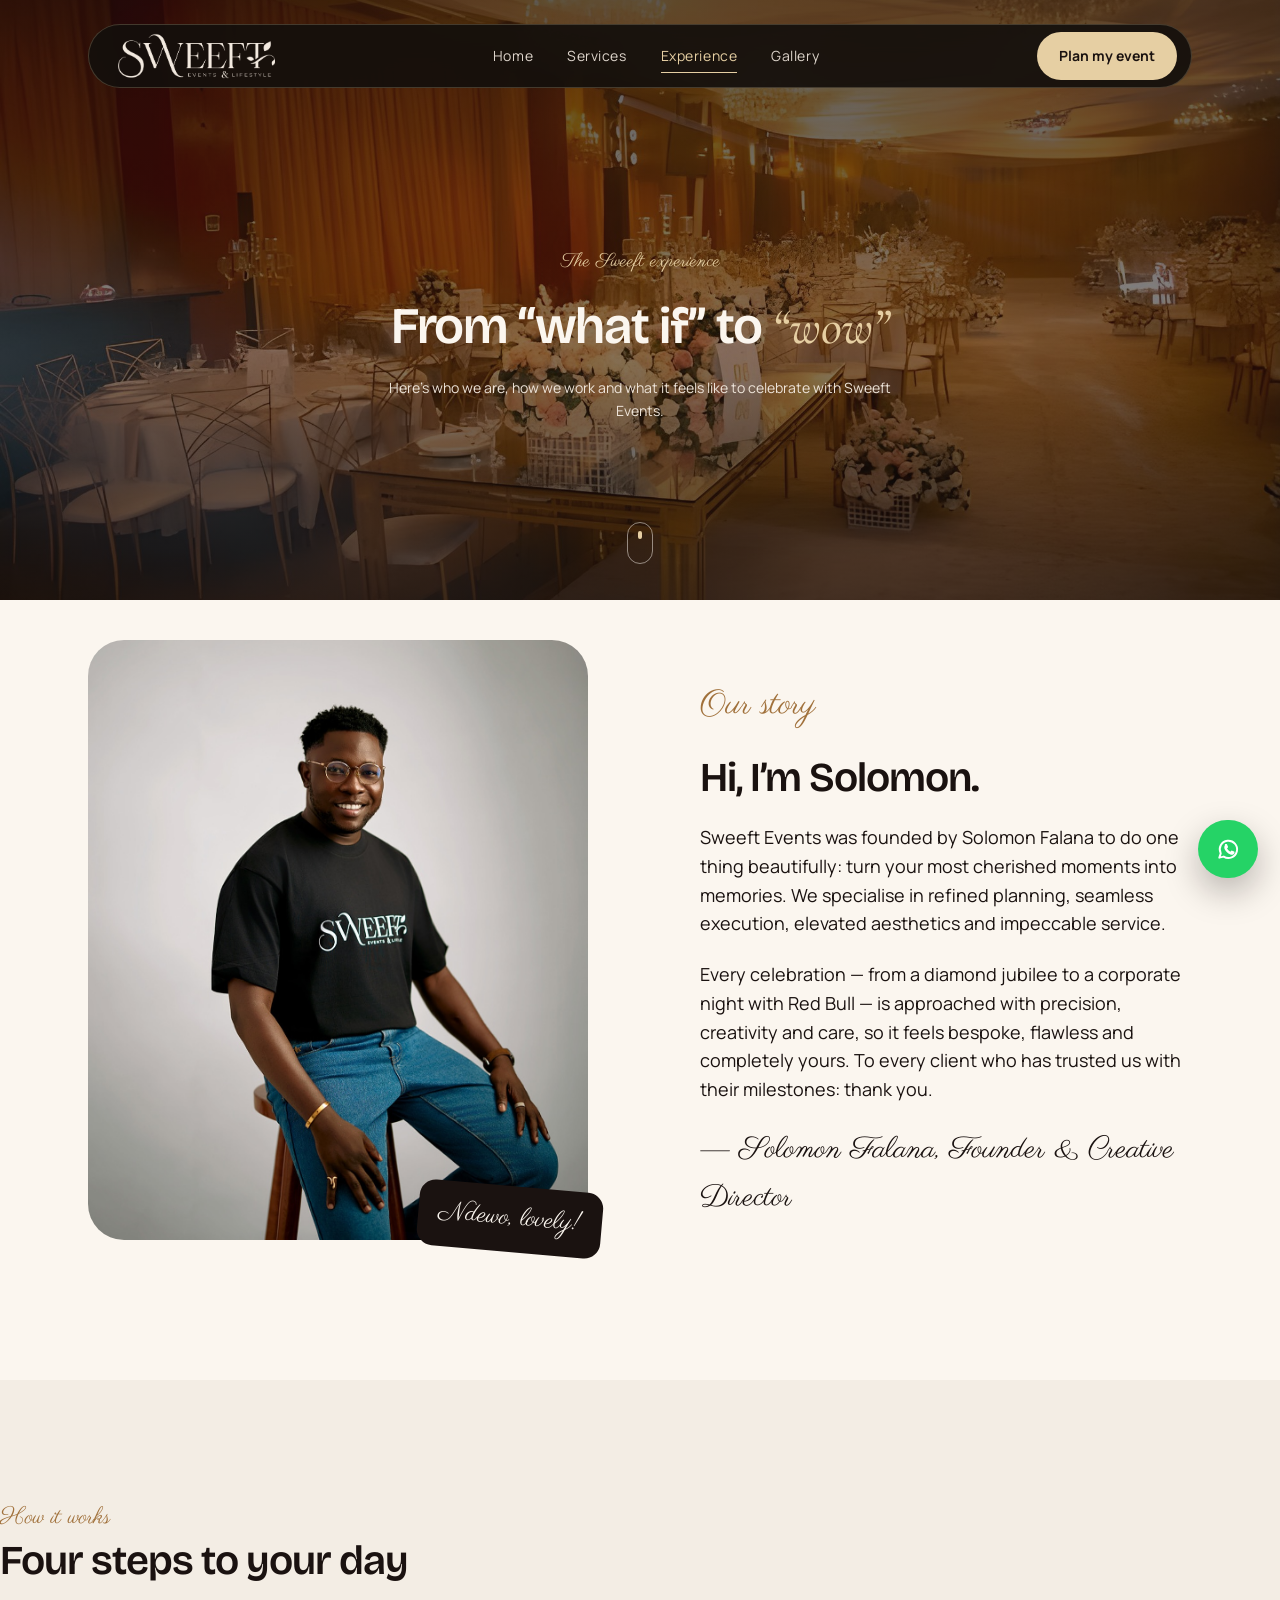
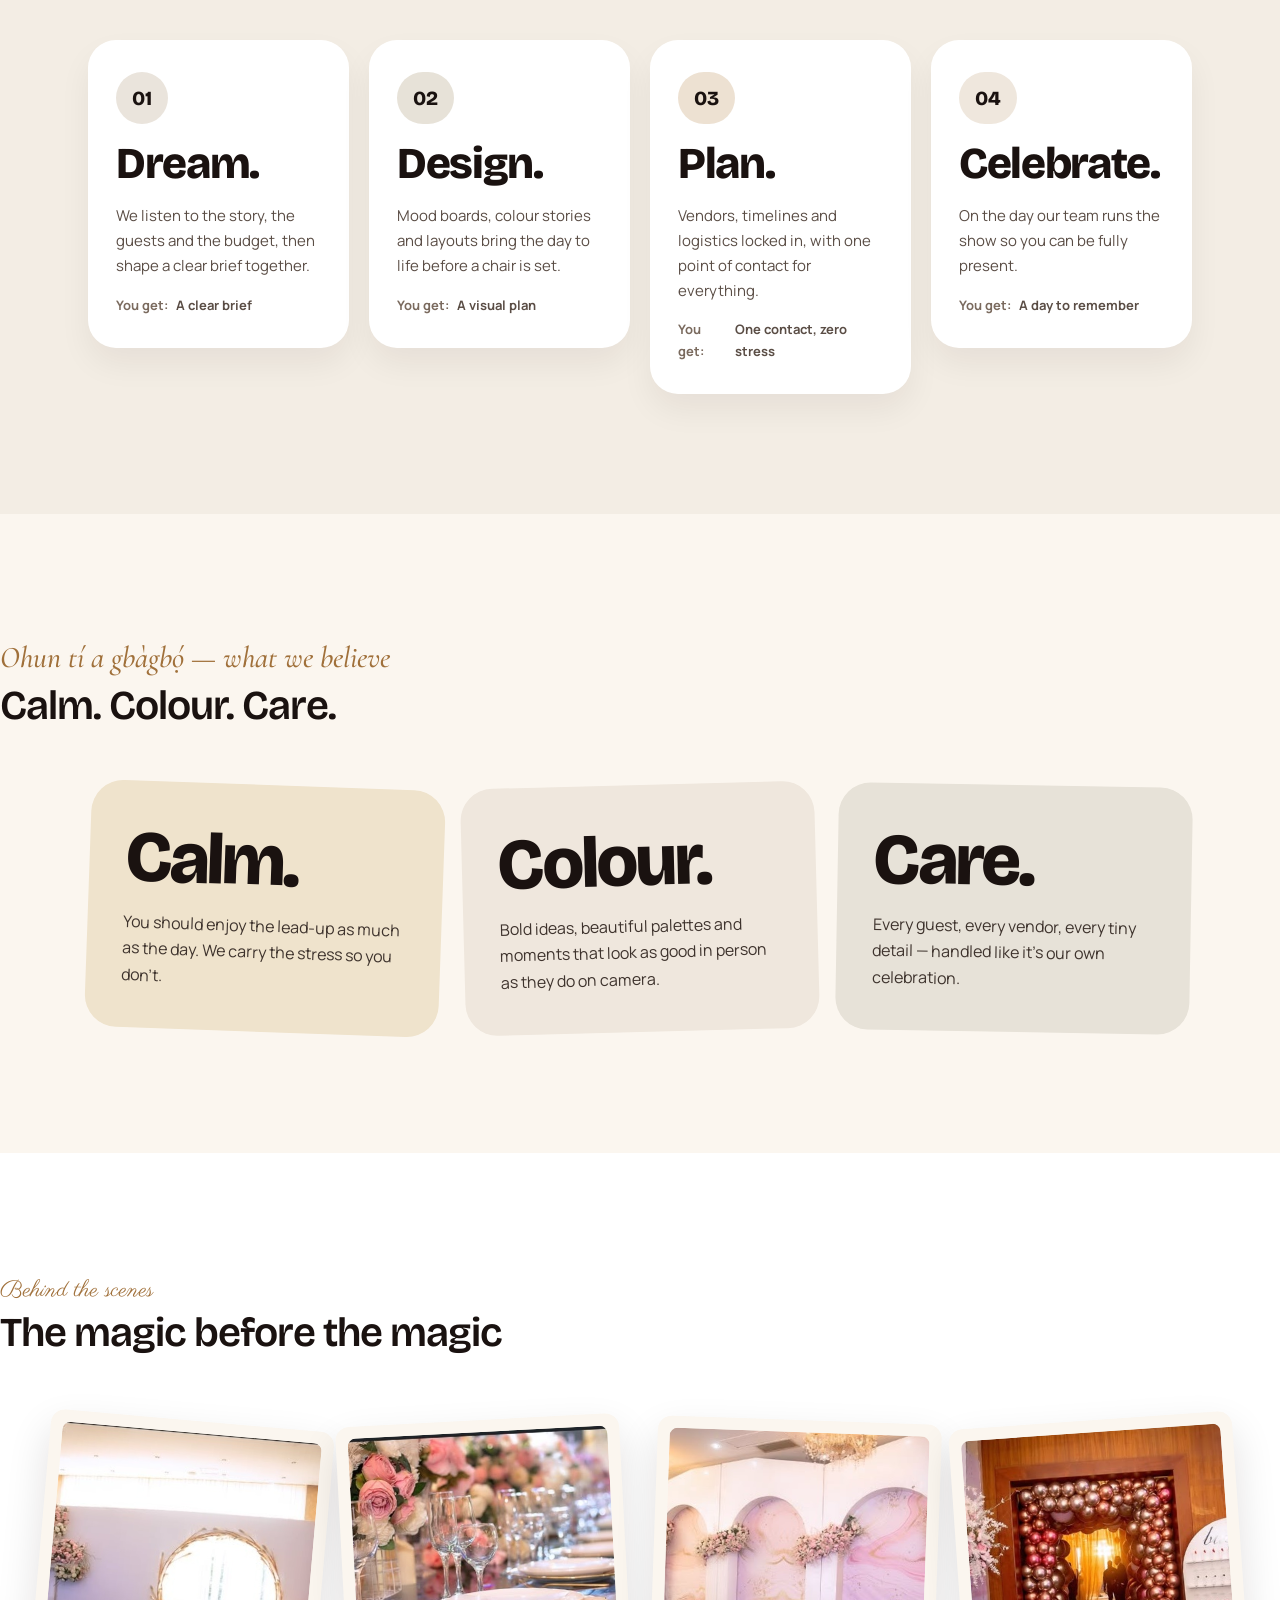
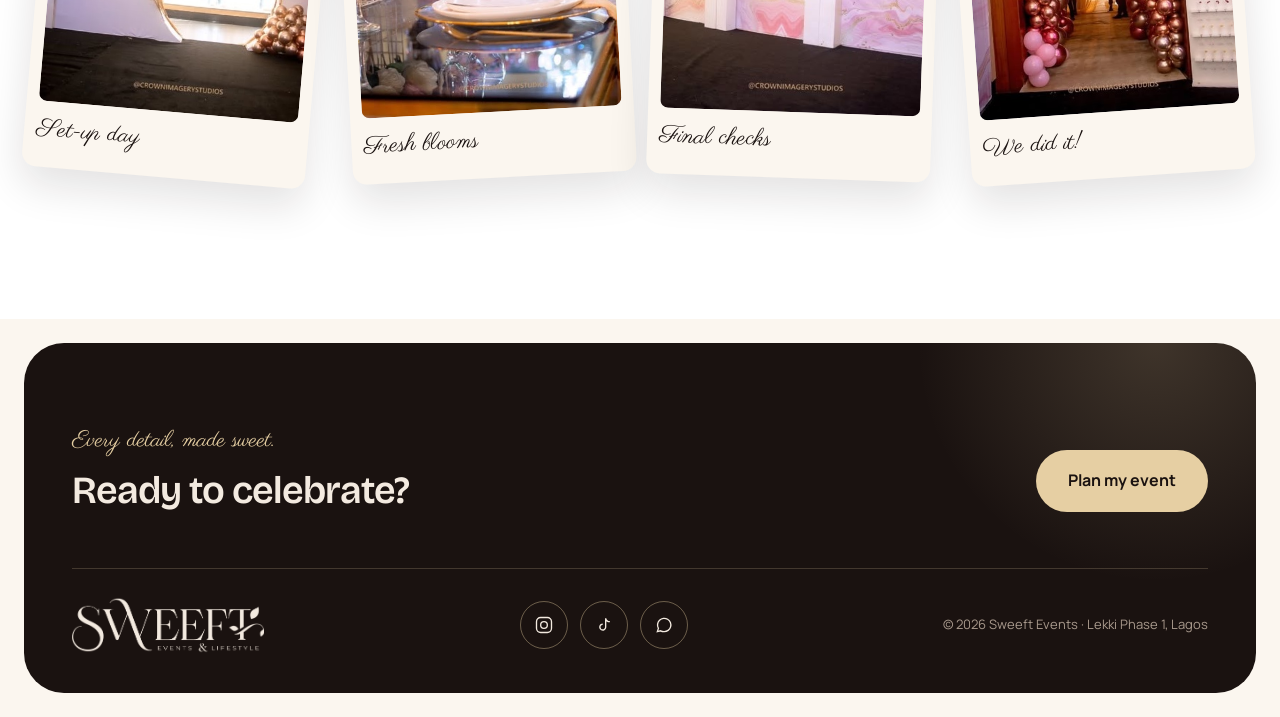
<file: sweeft-events-aws/site/experience.html>
<!DOCTYPE html>
<html lang="en">
<head>
  <meta charset="UTF-8" />
  <meta name="viewport" content="width=device-width, initial-scale=1" />
  <title>The Sweeft Experience — Sweeft Events</title>
  <link rel="icon" type="image/png" href="assets/logo-gold.png">
  <link rel="apple-touch-icon" href="assets/logo-gold.png">
  <meta name="theme-color" content="#241f1a">
  <meta name="description" content="Who we are, how we work and what it feels like to celebrate with Sweeft Events — founded by Solomon Falana." />
  <link rel="preload" href="fonts/bricolage-grotesque-latin-standard-normal.woff2" as="font" type="font/woff2" crossorigin />
  <link rel="preload" href="fonts/manrope-latin-400-normal.woff2" as="font" type="font/woff2" crossorigin />
  <link rel="preload" href="fonts/manrope-latin-700-normal.woff2" as="font" type="font/woff2" crossorigin />
  <link rel="preload" href="fonts/cormorant-garamond-latin-500-italic.woff2" as="font" type="font/woff2" crossorigin />
  <link rel="preload" href="fonts/parisienne-latin-400-normal.woff2" as="font" type="font/woff2" crossorigin />
  <script>document.documentElement.classList.add("js")</script>
  <link rel="stylesheet" href="css/fonts.css" />
  <link rel="stylesheet" href="css/styles.css" />
  <link rel="stylesheet" href="css/inner.css" />
  <link rel="stylesheet" href="css/birthday.css" />
  <script src="js/birthday.js"></script>
</head>
<body data-page="experience">
  <div id="nav-root"></div>

  <main>
    <section class="page-hero">
      <div class="page-hero-bg" data-parallax="-0.15"><img src="assets/hero-experience.jpg" alt="" /></div>
      <p class="script reveal">The Sweeft experience</p>
      <h1 class="display split" data-split style="--d:.15s">From “what if” to <em class="serif-i">“wow”</em></h1>
      <p class="sub reveal" style="--d:.5s">Here’s who we are, how we work and what it feels like to celebrate with Sweeft Events.</p>
      <span class="scroll-cue" aria-hidden="true"></span>
    </section>

    <!-- Our story -->
    <section class="story">
      <div class="wrap story-row">
        <div class="founder reveal-scale">
          <div class="ph"><img src="assets/founder.png" alt="Solomon Falana, founder of Sweeft Events" /></div>
          <span class="founder-tag">Ndewo, lovely!</span>
        </div>
        <div class="story-text">
          <p class="script reveal">Our story</p>
          <h2 class="display sec-title split" data-split>Hi, I’m Solomon.</h2>
          <p class="lede reveal" style="--d:.1s">Sweeft Events was founded by Solomon Falana to do one thing beautifully: turn your most cherished moments into memories. We specialise in refined planning, seamless execution, elevated aesthetics and impeccable service.</p>
          <p class="lede reveal" style="--d:.2s">Every celebration — from a diamond jubilee to a corporate night with Red Bull — is approached with precision, creativity and care, so it feels bespoke, flawless and completely yours. To every client who has trusted us with their milestones: thank you.</p>
          <p class="signature rv"><span class="pen">— Solomon Falana, Founder &amp; Creative Director</span></p>
        </div>
      </div>
    </section>

    <!-- Process -->
    <section class="block process">
      <div class="sec-head">
        <p class="script reveal">How it works</p>
        <h2 class="display sec-title split" data-split>Four steps to your day</h2>
      </div>
      <div class="wrap process-grid">
        <article class="pcard reveal" style="--d:0s"><span class="pnum" style="background:var(--card-d)">01</span><h3>Dream.</h3><p>We listen to the story, the guests and the budget, then shape a clear brief together.</p><p class="out"><span>You get:</span><span>A clear brief</span></p></article>
        <article class="pcard reveal" style="--d:.12s"><span class="pnum" style="background:var(--card-e)">02</span><h3>Design.</h3><p>Mood boards, colour stories and layouts bring the day to life before a chair is set.</p><p class="out"><span>You get:</span><span>A visual plan</span></p></article>
        <article class="pcard reveal" style="--d:.24s"><span class="pnum" style="background:var(--card-f)">03</span><h3>Plan.</h3><p>Vendors, timelines and logistics locked in, with one point of contact for everything.</p><p class="out"><span>You get:</span><span>One contact, zero stress</span></p></article>
        <article class="pcard reveal" style="--d:.36s"><span class="pnum" style="background:var(--card-a)">04</span><h3>Celebrate.</h3><p>On the day our team runs the show so you can be fully present.</p><p class="out"><span>You get:</span><span>A day to remember</span></p></article>
      </div>
    </section>

    <!-- Values -->
    <section class="block values">
      <div class="sec-head">
        <p class="serif-i kicker reveal">Ohun tí a gbàgbọ́ — what we believe</p>
        <h2 class="display sec-title split" data-split>Calm. Colour. Care.</h2>
      </div>
      <div class="wrap values-row">
        <article class="vcard rv" style="--r:2deg;background:var(--card-b);--d:0s"><h3>Calm.</h3><p>You should enjoy the lead-up as much as the day. We carry the stress so you don’t.</p></article>
        <article class="vcard rv" style="--r:-1.5deg;background:var(--card-a);--d:.14s"><h3>Colour.</h3><p>Bold ideas, beautiful palettes and moments that look as good in person as they do on camera.</p></article>
        <article class="vcard rv" style="--r:1deg;background:var(--card-e);--d:.28s"><h3>Care.</h3><p>Every guest, every vendor, every tiny detail — handled like it’s our own celebration.</p></article>
      </div>
    </section>

    <!-- Behind the scenes -->
    <section class="bts">
      <div class="sec-head" style="margin-bottom:64px">
        <p class="script reveal">Behind the scenes</p>
        <h2 class="display sec-title split" data-split>The magic before the magic</h2>
      </div>
      <div class="pol-row">
        <figure class="bpol rv" style="--r:5deg;--d:0s;margin:0"><div class="ph"><img src="assets/bts-1.png" alt="A moon-gate backdrop on set-up day" /></div><span>Set-up day</span></figure>
        <figure class="bpol rv" style="--r:-3deg;--d:.12s;margin:0"><div class="ph"><img src="assets/bts-2.png" alt="Pink roses on a long table" /></div><span>Fresh blooms</span></figure>
        <figure class="bpol rv" style="--r:2deg;--d:.24s;margin:0"><div class="ph"><img src="assets/bts-3.png" alt="Marble arches with florals" /></div><span>Final checks</span></figure>
        <figure class="bpol rv" style="--r:-4deg;--d:.36s;margin:0"><div class="ph"><img src="assets/bts-4.png" alt="Balloon arch entrance" /></div><span>We did it!</span></figure>
      </div>
    </section>
  </main>

  <div id="footer-root"></div>
  <script src="js/lenis.min.js"></script>
  <script src="js/config.js"></script>
  <script src="js/main.js"></script>
</body>
</html>
</file>
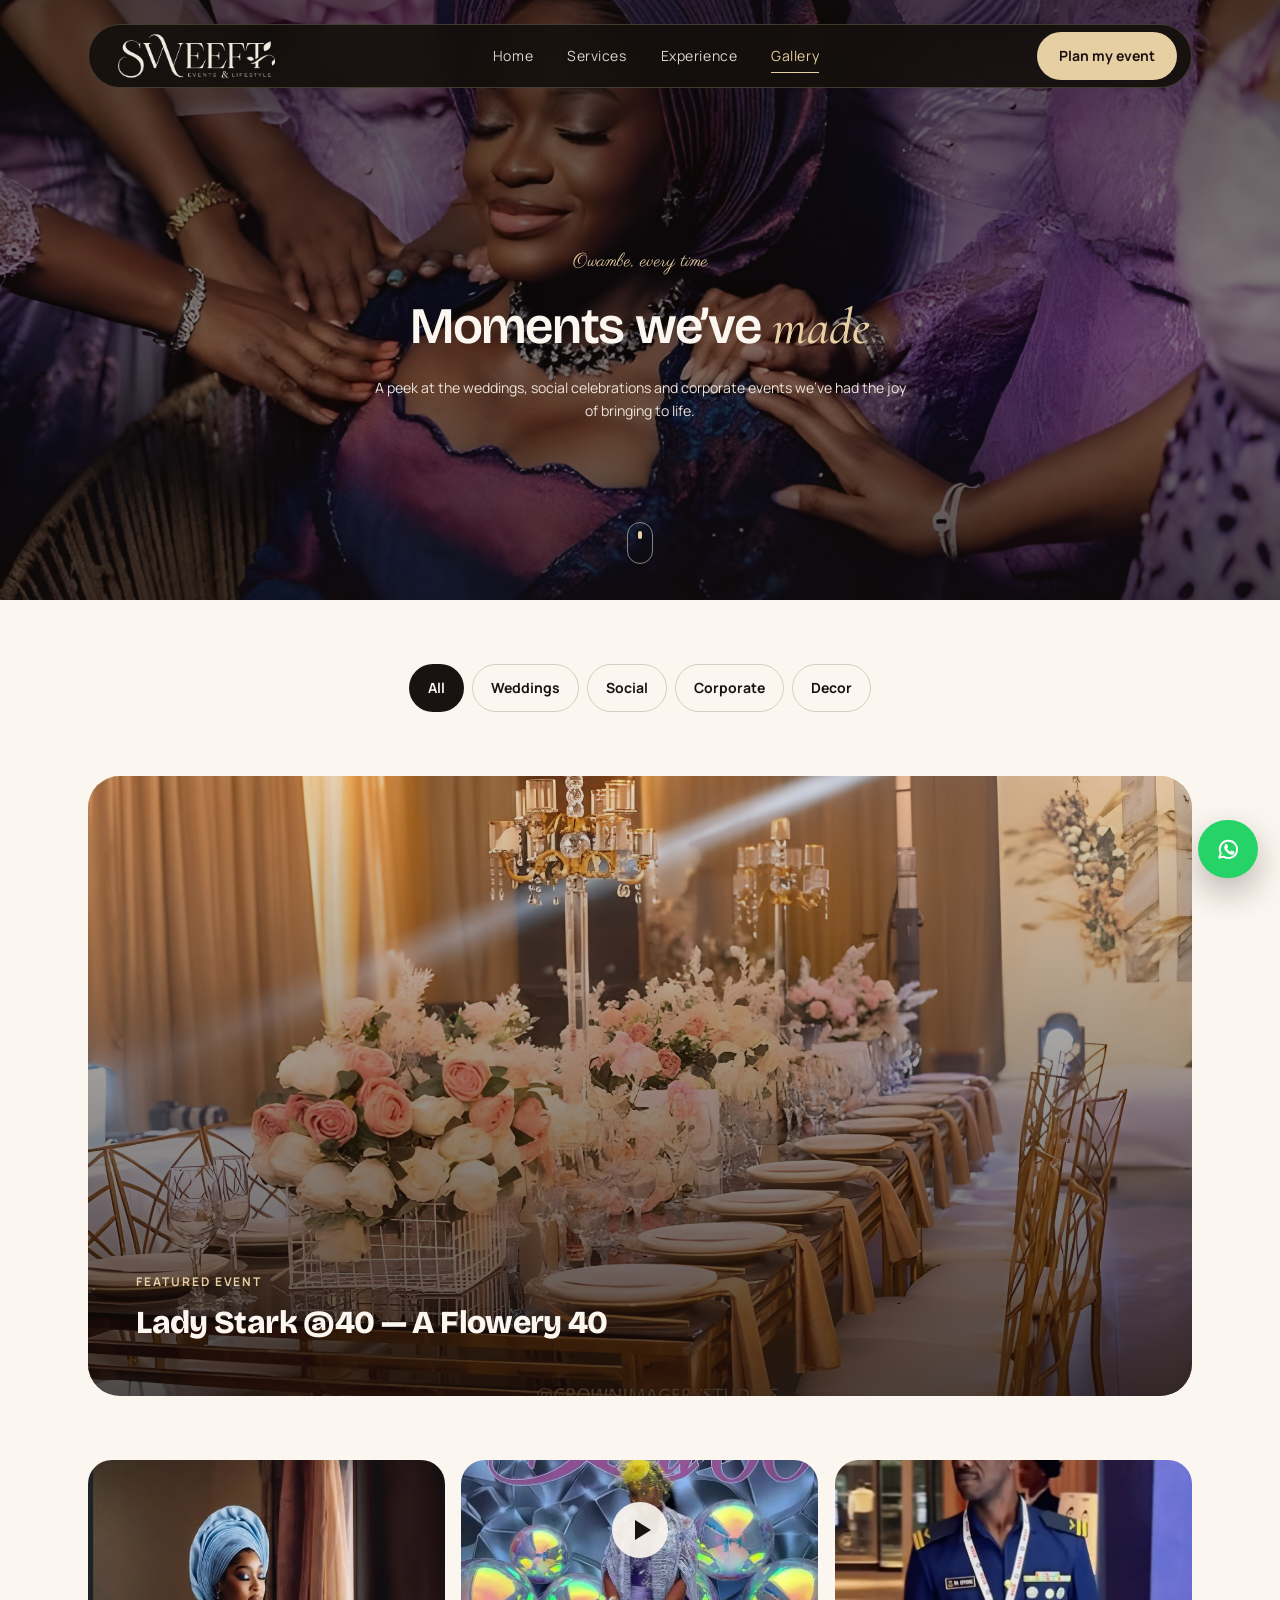
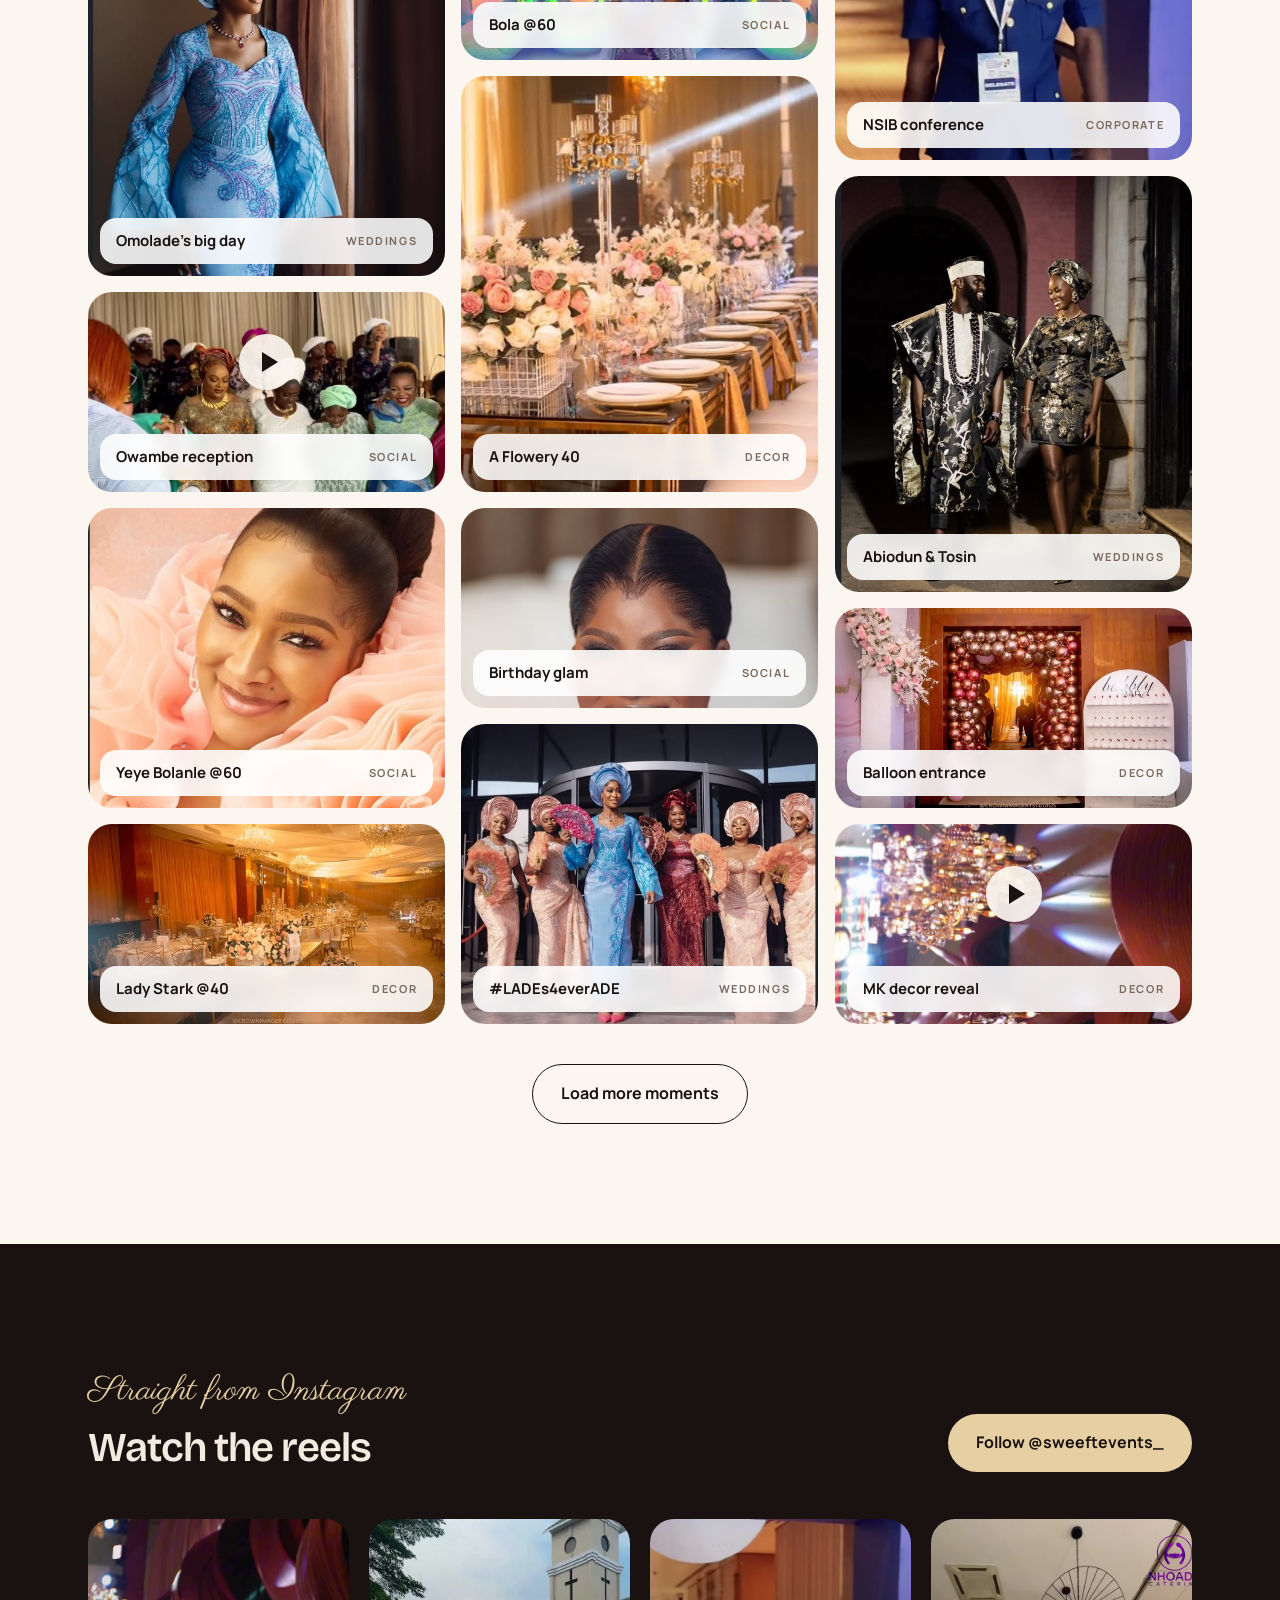
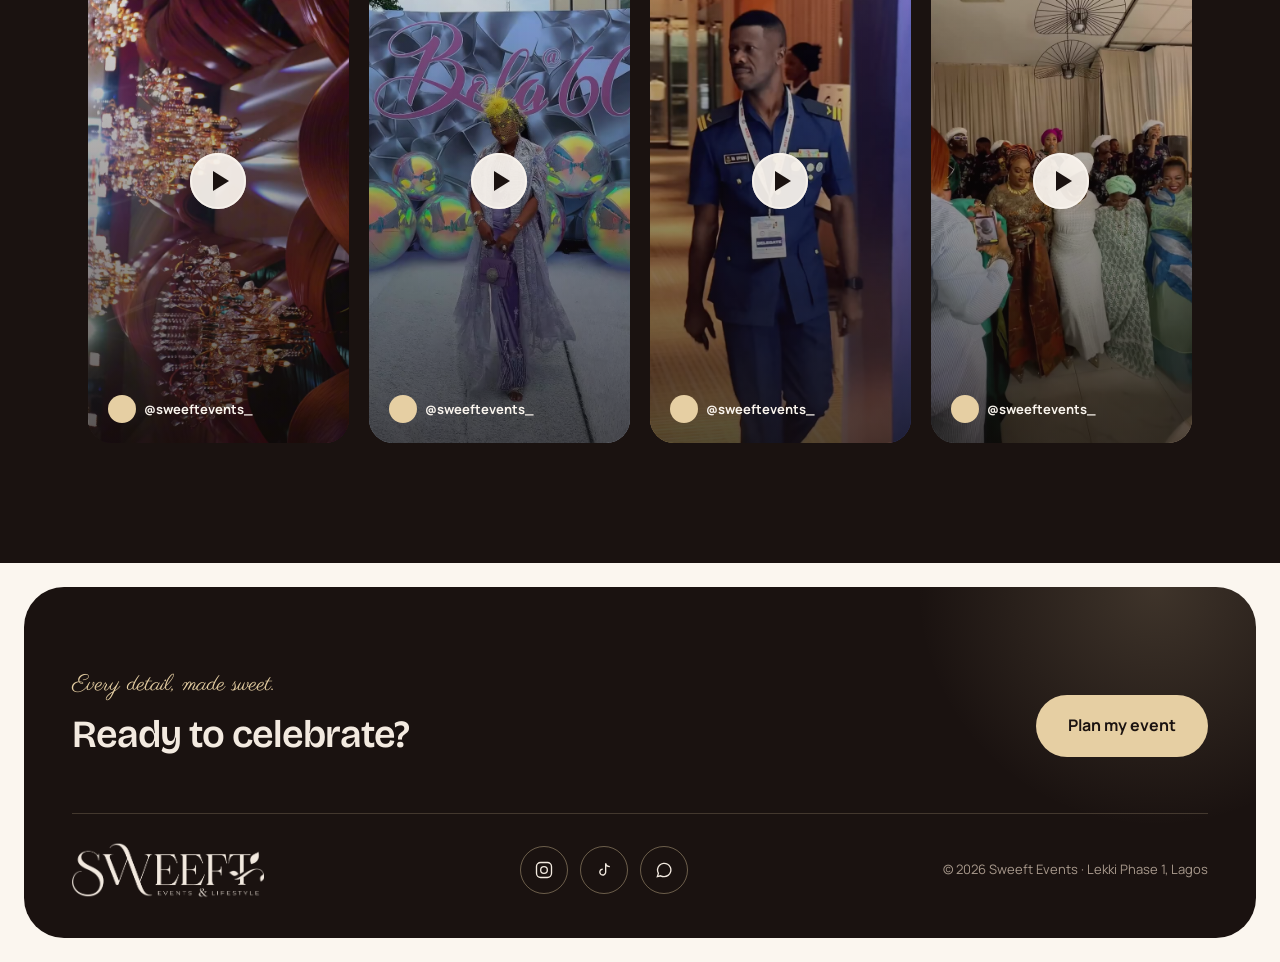
<file: sweeft-events-aws/site/gallery.html>
<!DOCTYPE html>
<html lang="en">
<head>
  <meta charset="UTF-8" />
  <meta name="viewport" content="width=device-width, initial-scale=1" />
  <title>Gallery — Sweeft Events</title>
  <link rel="icon" type="image/png" href="assets/logo-gold.png">
  <link rel="apple-touch-icon" href="assets/logo-gold.png">
  <meta name="theme-color" content="#241f1a">
  <meta name="description" content="A peek at the weddings, social celebrations and corporate events Sweeft Events has brought to life." />
  <link rel="preload" href="fonts/bricolage-grotesque-latin-standard-normal.woff2" as="font" type="font/woff2" crossorigin />
  <link rel="preload" href="fonts/manrope-latin-400-normal.woff2" as="font" type="font/woff2" crossorigin />
  <link rel="preload" href="fonts/manrope-latin-700-normal.woff2" as="font" type="font/woff2" crossorigin />
  <link rel="preload" href="fonts/cormorant-garamond-latin-500-italic.woff2" as="font" type="font/woff2" crossorigin />
  <link rel="preload" href="fonts/parisienne-latin-400-normal.woff2" as="font" type="font/woff2" crossorigin />
  <script>document.documentElement.classList.add("js")</script>
  <link rel="stylesheet" href="css/fonts.css" />
  <link rel="stylesheet" href="css/styles.css" />
  <link rel="stylesheet" href="css/home.css" />
  <link rel="stylesheet" href="css/inner.css" />
  <link rel="stylesheet" href="css/birthday.css" />
  <script src="js/birthday.js"></script>
</head>
<body data-page="gallery">
  <div id="nav-root"></div>

  <main>
    <section class="page-hero">
      <div class="page-hero-bg" data-parallax="-0.15"><img src="assets/hero-gallery.jpg" alt="" /></div>
      <p class="script reveal">Owambe, every time</p>
      <h1 class="display split" data-split style="--d:.15s">Moments we’ve <em class="serif-i">made</em></h1>
      <p class="sub reveal" style="--d:.5s">A peek at the weddings, social celebrations and corporate events we’ve had the joy of bringing to life.</p>
      <span class="scroll-cue" aria-hidden="true"></span>
    </section>

    <div class="g-filters">
      <div class="filters reveal" data-filters>
        <span class="filter-pill" aria-hidden="true"></span>
        <button class="is-active" data-filter="all">All</button>
        <button data-filter="weddings">Weddings</button>
        <button data-filter="social">Social</button>
        <button data-filter="corporate">Corporate</button>
        <button data-filter="decor">Decor</button>
      </div>
    </div>

    <section class="wrap featured-wrap">
      <figure class="featured tile-like rv" style="margin:0" data-lightbox-item>
        <div class="ph"><img src="assets/featured.jpg" alt="Lady Stark @40 — A Flowery 40 tablescape" /></div>
        <figcaption class="featured-cap"><small>FEATURED EVENT</small><strong>Lady Stark @40 — A Flowery 40</strong></figcaption>
      </figure>
    </section>

    <section class="wrap cols" data-masonry>
      <div class="col">
        <figure class="tile reveal" style="--h:416px" data-cat="weddings"><div class="ph"><img src="assets/g-omolade.png" alt="Omolade’s big day" /></div><figcaption><b>Omolade’s big day</b><small>WEDDINGS</small></figcaption></figure>
        <figure class="tile reveal" style="--h:200px" data-cat="social" data-video="owambe"><div class="ph"><img src="assets/g-owambe.png" alt="Owambe reception" /></div><span class="tile-play"><img src="assets/play-sm.svg" alt="" /></span><figcaption><b>Owambe reception</b><small>SOCIAL</small></figcaption></figure>
        <figure class="tile reveal" style="--h:300px" data-cat="social"><div class="ph"><img src="assets/gp-yeye.jpg" alt="Yeye Bolanle @60" /></div><figcaption><b>Yeye Bolanle @60</b><small>SOCIAL</small></figcaption></figure>
        <figure class="tile reveal" style="--h:200px" data-cat="decor"><div class="ph"><img src="assets/g-ladystark.png" alt="Lady Stark @40" /></div><figcaption><b>Lady Stark @40</b><small>DECOR</small></figcaption></figure>
      </div>
      <div class="col">
        <figure class="tile reveal" style="--h:200px;--d:.08s" data-cat="social" data-video="bola60"><div class="ph"><img src="assets/gp-bola60.png" alt="Bola @60" /></div><span class="tile-play"><img src="assets/play-sm.svg" alt="" /></span><figcaption><b>Bola @60</b><small>SOCIAL</small></figcaption></figure>
        <figure class="tile reveal" style="--h:416px;--d:.08s" data-cat="decor"><div class="ph"><img src="assets/gp-flowery40.png" alt="A Flowery 40" /></div><figcaption><b>A Flowery 40</b><small>DECOR</small></figcaption></figure>
        <figure class="tile reveal" style="--h:200px;--d:.08s" data-cat="social"><div class="ph"><img src="assets/gp-glam.png" alt="Birthday glam" /></div><figcaption><b>Birthday glam</b><small>SOCIAL</small></figcaption></figure>
        <figure class="tile reveal" style="--h:300px;--d:.08s" data-cat="weddings"><div class="ph"><img src="assets/gp-lades.png" alt="#LADEs4everADE" /></div><figcaption><b>#LADEs4everADE</b><small>WEDDINGS</small></figcaption></figure>
      </div>
      <div class="col">
        <figure class="tile reveal" style="--h:300px;--d:.16s" data-cat="corporate"><div class="ph"><img src="assets/gp-nsib.jpg" alt="NSIB conference" /></div><figcaption><b>NSIB conference</b><small>CORPORATE</small></figcaption></figure>
        <figure class="tile reveal" style="--h:416px;--d:.16s" data-cat="weddings"><div class="ph"><img src="assets/g-abiodun.png" alt="Abiodun &amp; Tosin" /></div><figcaption><b>Abiodun &amp; Tosin</b><small>WEDDINGS</small></figcaption></figure>
        <figure class="tile reveal" style="--h:200px;--d:.16s" data-cat="decor"><div class="ph"><img src="assets/g-balloon.png" alt="Balloon entrance" /></div><figcaption><b>Balloon entrance</b><small>DECOR</small></figcaption></figure>
        <figure class="tile reveal" style="--h:200px;--d:.16s" data-cat="decor" data-video="mk-decor"><div class="ph"><img src="assets/gp-mk.png" alt="MK decor reveal" /></div><span class="tile-play"><img src="assets/play-sm.svg" alt="" /></span><figcaption><b>MK decor reveal</b><small>DECOR</small></figcaption></figure>
      </div>
    </section>
    <div class="g-more reveal">
      <a class="btn btn-outline" href="https://www.instagram.com/sweeftevents_/" target="_blank" rel="noopener">Load more moments</a>
    </div>

    <section class="reels">
      <div class="wrap">
        <div class="reels-head">
          <div>
            <p class="script reveal">Straight from Instagram</p>
            <h2 class="display sec-title split" data-split>Watch the reels</h2>
          </div>
          <a class="btn btn-sand reveal" href="https://www.instagram.com/sweeftevents_/" target="_blank" rel="noopener">Follow @sweeftevents_</a>
        </div>
        <div class="reel-row">
          <a class="reel-card reveal" style="--d:0s" href="https://www.instagram.com/sweeftevents_/reels/" target="_blank" rel="noopener" data-video="mk-decor" aria-label="Watch a décor reveal reel"><div class="ph"><img src="assets/reel-1.png" alt="" /></div><span class="rp"><img src="assets/play-reel.svg" alt="" /></span><span class="handle"><img src="assets/dot-sand.svg" alt="" />@sweeftevents_</span></a>
          <a class="reel-card reveal" style="--d:.1s" href="https://www.instagram.com/sweeftevents_/reels/" target="_blank" rel="noopener" data-video="bola60" aria-label="Watch the Bola @60 reel"><div class="ph"><img src="assets/reel-2.png" alt="" /></div><span class="rp"><img src="assets/play-reel.svg" alt="" /></span><span class="handle"><img src="assets/dot-sand.svg" alt="" />@sweeftevents_</span></a>
          <a class="reel-card reveal" style="--d:.2s" href="https://www.instagram.com/sweeftevents_/reels/" target="_blank" rel="noopener" data-video="nsib" aria-label="Watch the NSIB conference reel"><div class="ph"><img src="assets/reel-3.png" alt="" /></div><span class="rp"><img src="assets/play-reel.svg" alt="" /></span><span class="handle"><img src="assets/dot-sand.svg" alt="" />@sweeftevents_</span></a>
          <a class="reel-card reveal" style="--d:.3s" href="https://www.instagram.com/sweeftevents_/reels/" target="_blank" rel="noopener" data-video="owambe" aria-label="Watch the owambe reel"><div class="ph"><img src="assets/reel-4.png" alt="" /></div><span class="rp"><img src="assets/play-reel.svg" alt="" /></span><span class="handle"><img src="assets/dot-sand.svg" alt="" />@sweeftevents_</span></a>
        </div>
      </div>
    </section>
  </main>

  <div id="footer-root"></div>
  <script src="js/lenis.min.js"></script>
  <script src="js/config.js"></script>
  <script src="js/main.js"></script>
</body>
</html>
</file>
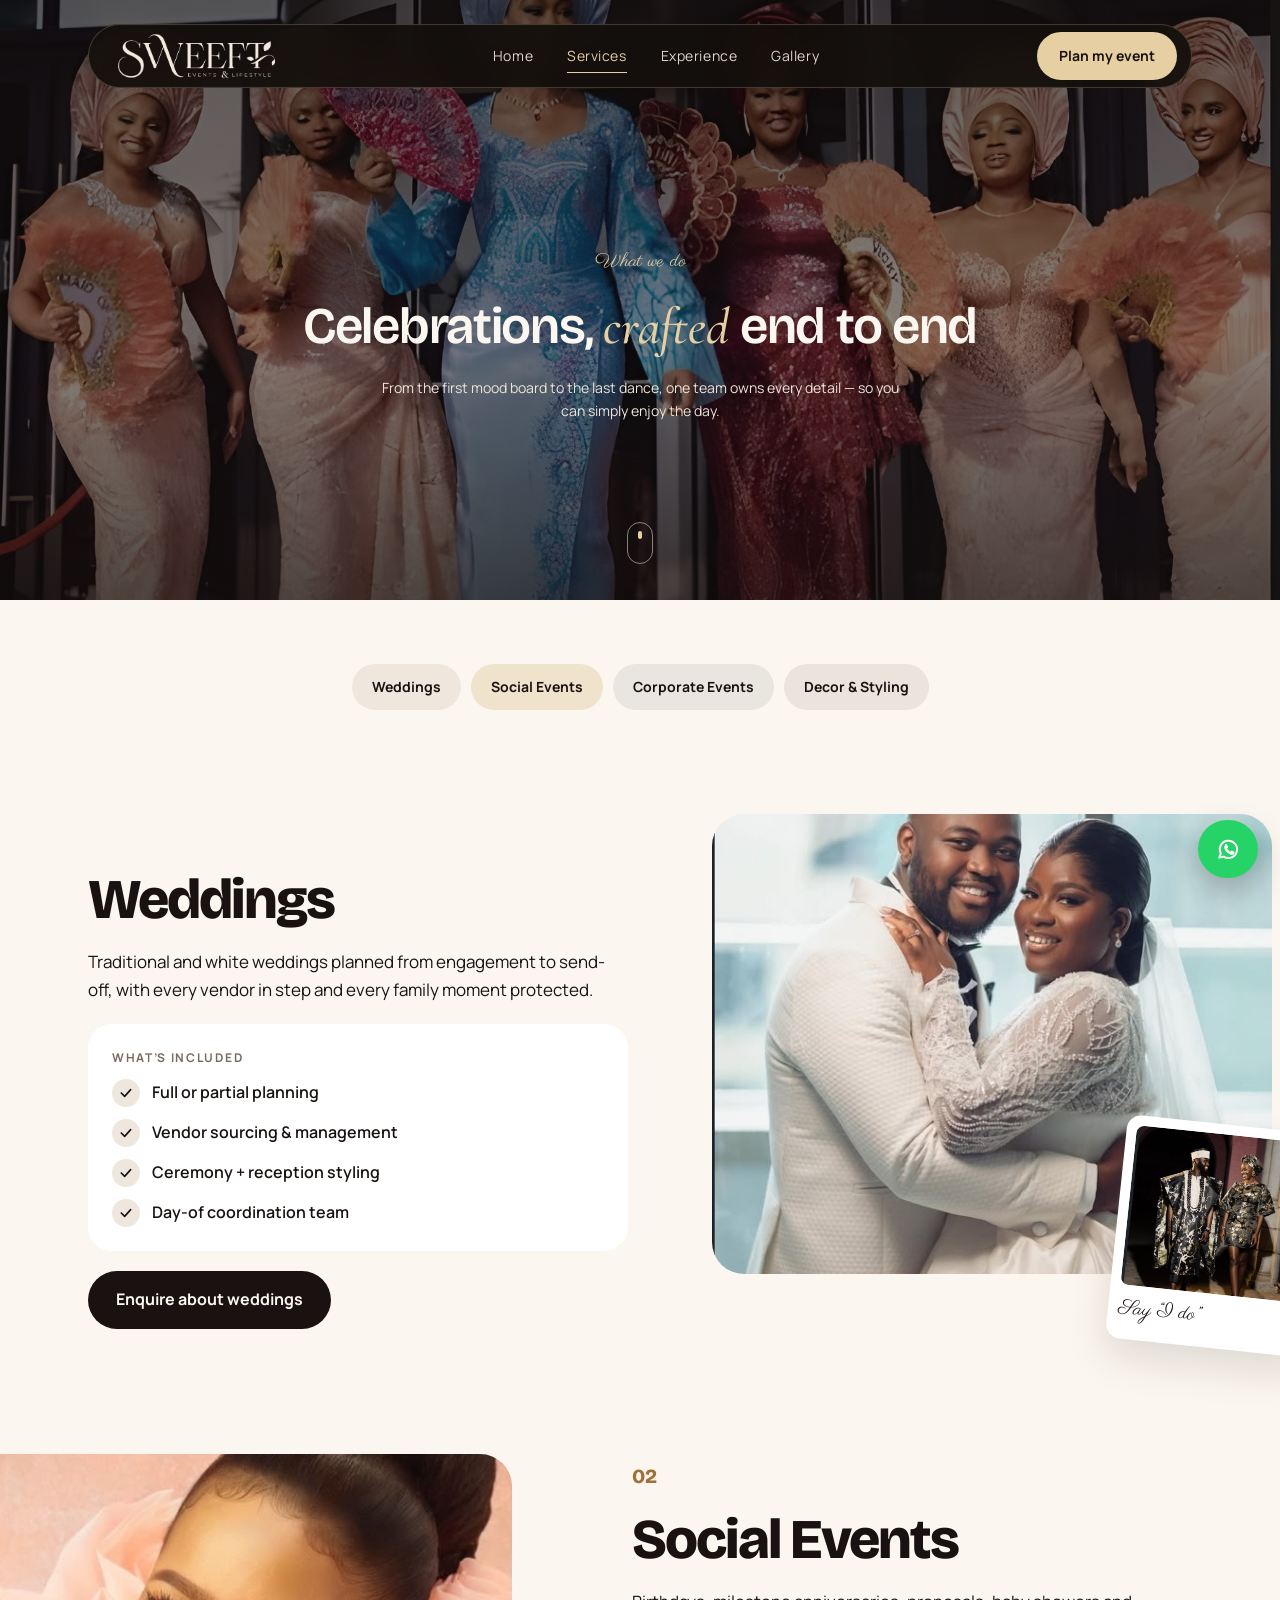
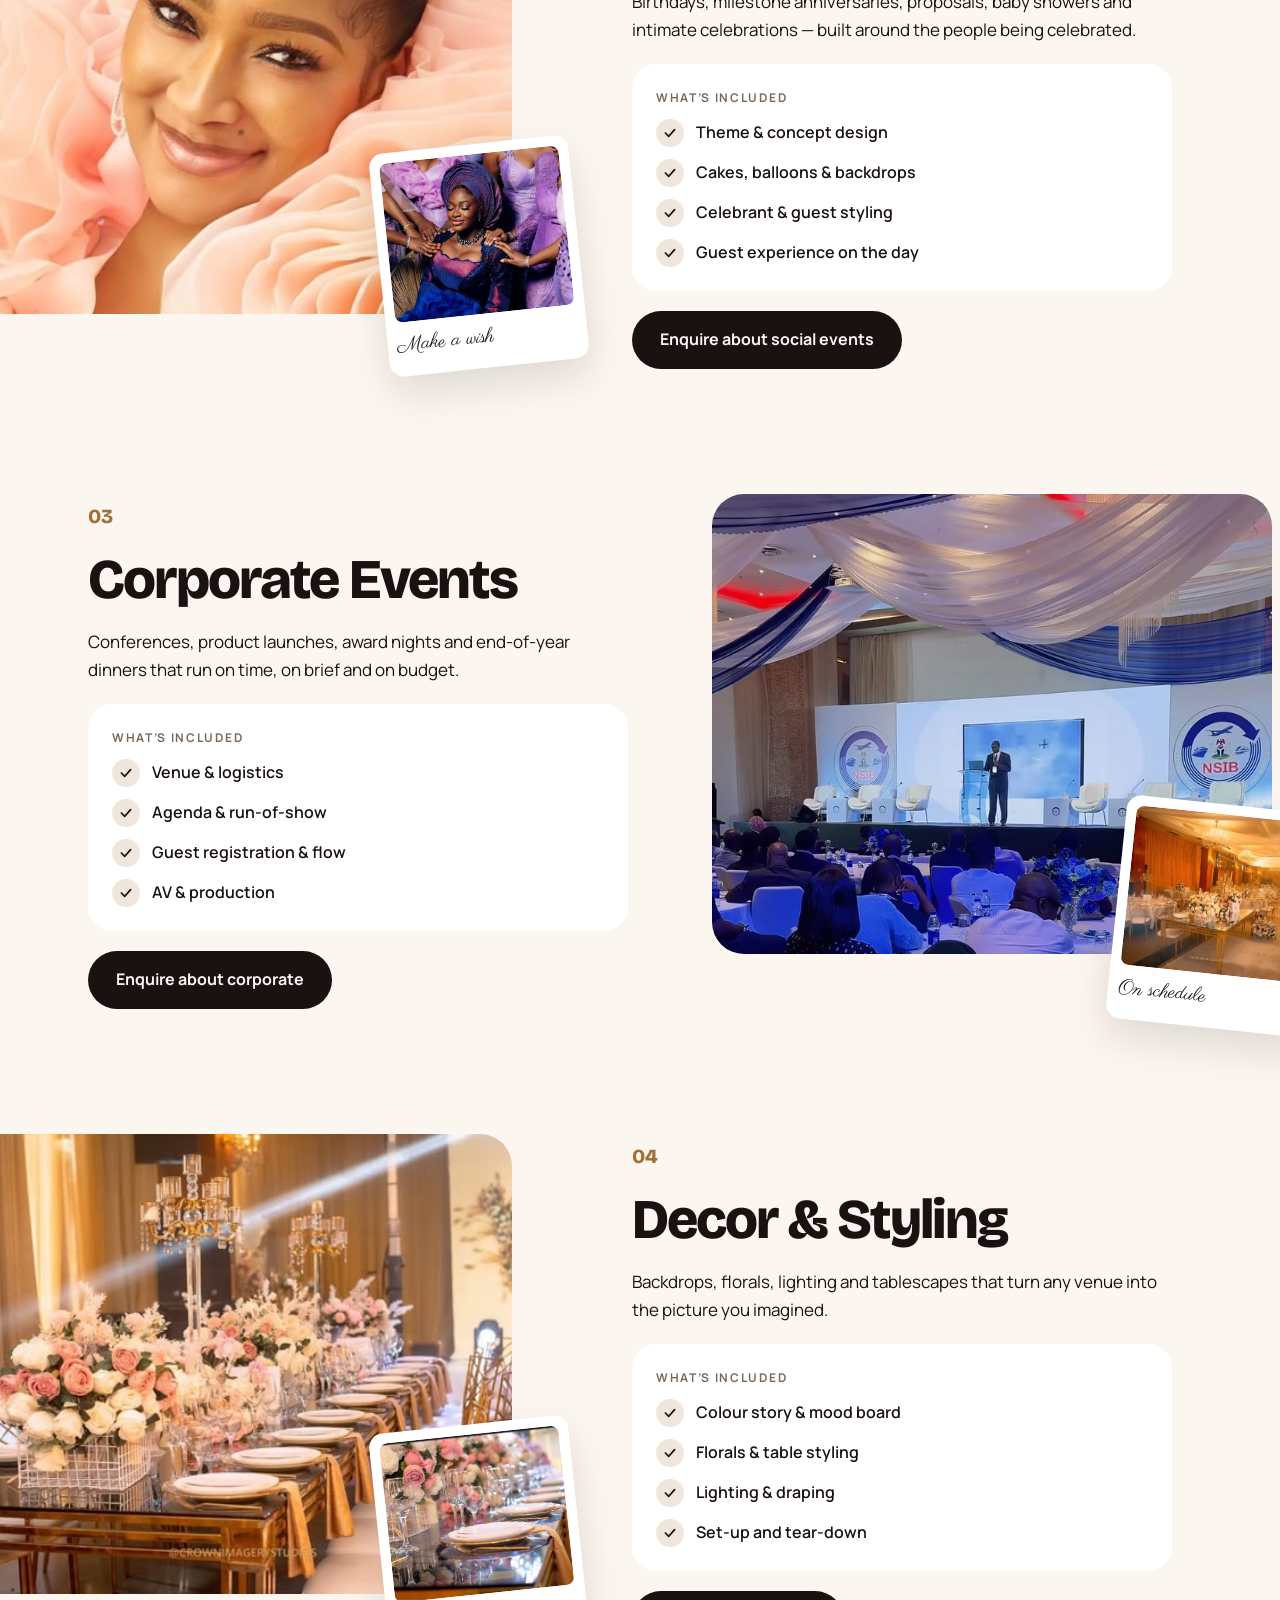
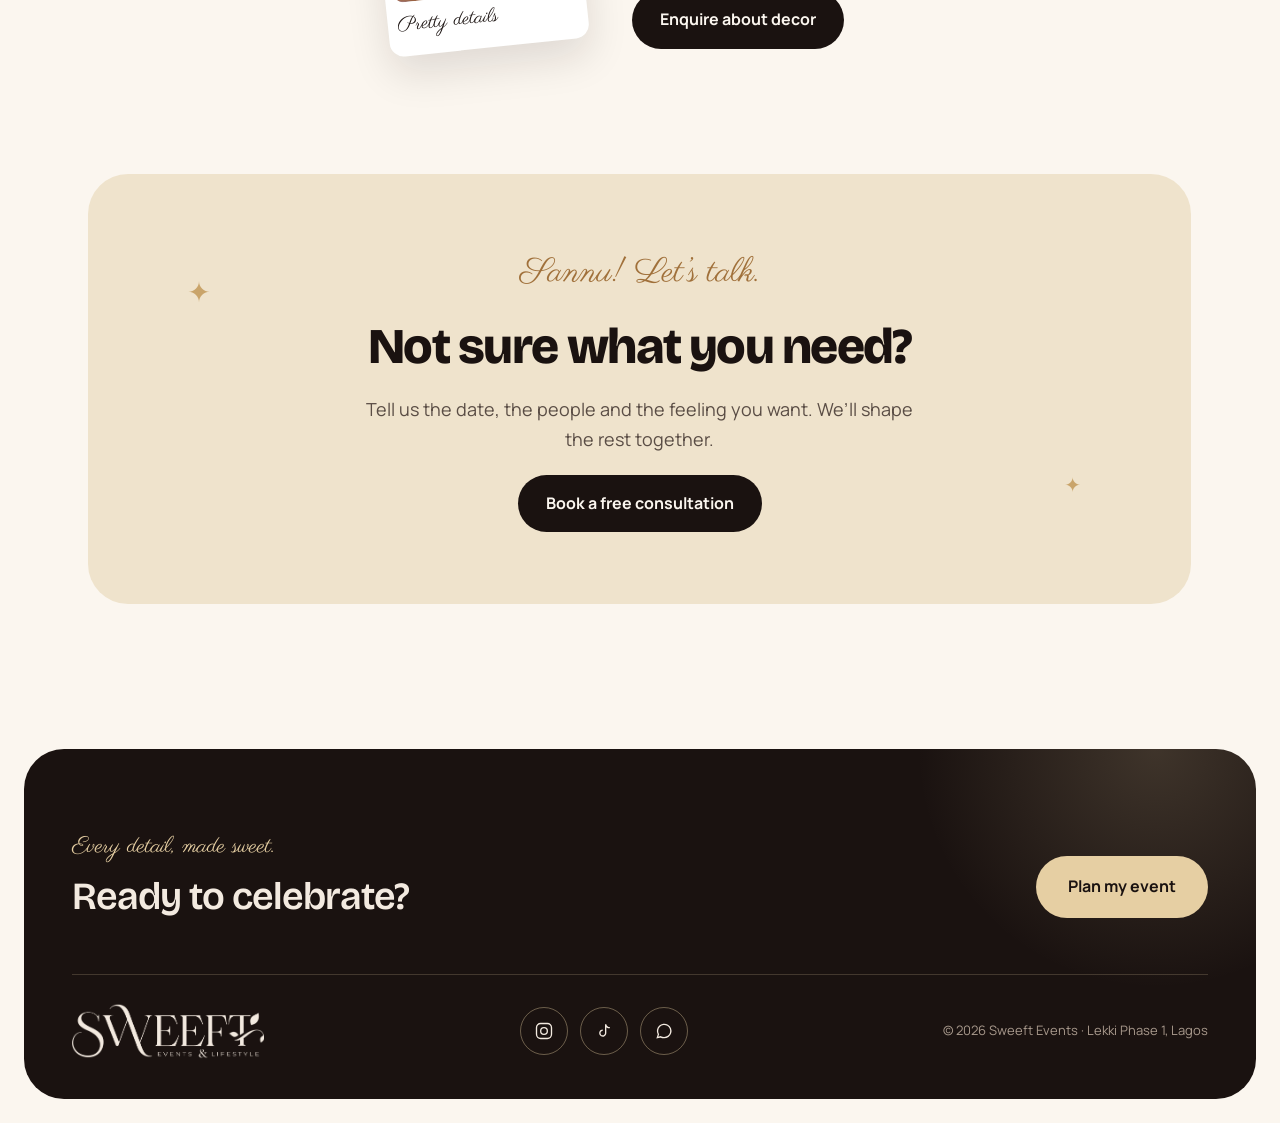
<file: sweeft-events-aws/site/services.html>
<!DOCTYPE html>
<html lang="en">
<head>
  <meta charset="UTF-8" />
  <meta name="viewport" content="width=device-width, initial-scale=1" />
  <title>Services — Sweeft Events</title>
  <link rel="icon" type="image/png" href="assets/logo-gold.png">
  <link rel="apple-touch-icon" href="assets/logo-gold.png">
  <meta name="theme-color" content="#241f1a">
  <meta name="description" content="Weddings, social events, corporate events and décor & styling — celebrations crafted end to end by Sweeft Events, Lagos." />
  <link rel="preload" href="fonts/bricolage-grotesque-latin-standard-normal.woff2" as="font" type="font/woff2" crossorigin />
  <link rel="preload" href="fonts/manrope-latin-400-normal.woff2" as="font" type="font/woff2" crossorigin />
  <link rel="preload" href="fonts/manrope-latin-700-normal.woff2" as="font" type="font/woff2" crossorigin />
  <link rel="preload" href="fonts/cormorant-garamond-latin-500-italic.woff2" as="font" type="font/woff2" crossorigin />
  <link rel="preload" href="fonts/parisienne-latin-400-normal.woff2" as="font" type="font/woff2" crossorigin />
  <script>document.documentElement.classList.add("js")</script>
  <link rel="stylesheet" href="css/fonts.css" />
  <link rel="stylesheet" href="css/styles.css" />
  <link rel="stylesheet" href="css/inner.css" />
  <link rel="stylesheet" href="css/birthday.css" />
  <script src="js/birthday.js"></script>
</head>
<body data-page="services">
  <div id="nav-root"></div>

  <main>
    <section class="page-hero">
      <div class="page-hero-bg" data-parallax="-0.15"><img src="assets/hero-services.jpg" alt="" /></div>
      <p class="script reveal">What we do</p>
      <h1 class="display split" data-split style="--d:.15s">Celebrations, <em class="serif-i">crafted</em> end to end</h1>
      <p class="sub reveal" style="--d:.5s">From the first mood board to the last dance, one team owns every detail — so you can simply enjoy the day.</p>
      <span class="scroll-cue" aria-hidden="true"></span>
    </section>

    <nav class="quick" data-quick aria-label="Services">
      <div class="chip-row">
        <a class="qchip" href="#weddings" style="background:var(--card-a)">Weddings</a>
        <a class="qchip" href="#social" style="background:var(--card-b)">Social Events</a>
        <a class="qchip" href="#corporate" style="background:var(--card-c)">Corporate Events</a>
        <a class="qchip" href="#decor" style="background:var(--card-d)">Decor &amp; Styling</a>
      </div>
    </nav>

    <div class="wrap svc-rows">
      <section class="svc" id="weddings">
        <div class="svc-text">
          <span class="svc-num reveal">01</span>
          <h2 class="display split" data-split>Weddings</h2>
          <p class="lede reveal" style="--d:.1s">Traditional and white weddings planned from engagement to send-off, with every vendor in step and every family moment protected.</p>
          <div class="included reveal" style="--d:.2s">
            <small>WHAT’S INCLUDED</small>
            <ul>
              <li><span class="tick"><img src="assets/check.svg" alt="" /></span>Full or partial planning</li>
              <li><span class="tick"><img src="assets/check.svg" alt="" /></span>Vendor sourcing &amp; management</li>
              <li><span class="tick"><img src="assets/check.svg" alt="" /></span>Ceremony + reception styling</li>
              <li><span class="tick"><img src="assets/check.svg" alt="" /></span>Day-of coordination team</li>
            </ul>
          </div>
          <a href="contact.html?type=weddings" class="btn btn-dark reveal" style="--d:.3s">Enquire about weddings</a>
        </div>
        <div class="svc-collage reveal-scale">
          <div class="svc-main ph"><img src="assets/sv-wed-main.png" alt="Bride and groom embracing" /></div>
          <div class="polaroid pol-a"><div class="ph"><img src="assets/sv-wed-pol.png" alt="Couple in traditional attire" /></div><span>Say “I do”</span></div>
        </div>
      </section>

      <section class="svc flip" id="social">
        <div class="svc-text">
          <span class="svc-num reveal">02</span>
          <h2 class="display split" data-split>Social Events</h2>
          <p class="lede reveal" style="--d:.1s">Birthdays, milestone anniversaries, proposals, baby showers and intimate celebrations — built around the people being celebrated.</p>
          <div class="included reveal" style="--d:.2s">
            <small>WHAT’S INCLUDED</small>
            <ul>
              <li><span class="tick"><img src="assets/check.svg" alt="" /></span>Theme &amp; concept design</li>
              <li><span class="tick"><img src="assets/check.svg" alt="" /></span>Cakes, balloons &amp; backdrops</li>
              <li><span class="tick"><img src="assets/check.svg" alt="" /></span>Celebrant &amp; guest styling</li>
              <li><span class="tick"><img src="assets/check.svg" alt="" /></span>Guest experience on the day</li>
            </ul>
          </div>
          <a href="contact.html?type=social" class="btn btn-dark reveal" style="--d:.3s">Enquire about social events</a>
        </div>
        <div class="svc-collage reveal-scale">
          <div class="svc-main ph"><img src="assets/sv-soc-main.png" alt="A milestone birthday celebration" /></div>
          <div class="polaroid pol-b"><div class="ph"><img src="assets/sv-soc-pol.png" alt="Birthday details" /></div><span>Make a wish</span></div>
        </div>
      </section>

      <section class="svc" id="corporate">
        <div class="svc-text">
          <span class="svc-num reveal">03</span>
          <h2 class="display split" data-split>Corporate Events</h2>
          <p class="lede reveal" style="--d:.1s">Conferences, product launches, award nights and end-of-year dinners that run on time, on brief and on budget.</p>
          <div class="included reveal" style="--d:.2s">
            <small>WHAT’S INCLUDED</small>
            <ul>
              <li><span class="tick"><img src="assets/check.svg" alt="" /></span>Venue &amp; logistics</li>
              <li><span class="tick"><img src="assets/check.svg" alt="" /></span>Agenda &amp; run-of-show</li>
              <li><span class="tick"><img src="assets/check.svg" alt="" /></span>Guest registration &amp; flow</li>
              <li><span class="tick"><img src="assets/check.svg" alt="" /></span>AV &amp; production</li>
            </ul>
          </div>
          <a href="contact.html?type=corporate" class="btn btn-dark reveal" style="--d:.3s">Enquire about corporate</a>
        </div>
        <div class="svc-collage reveal-scale">
          <div class="svc-main ph"><img src="assets/sv-corp-main.png" alt="A corporate conference stage" /></div>
          <div class="polaroid pol-a"><div class="ph"><img src="assets/sv-corp-pol.png" alt="Corporate event detail" /></div><span>On schedule</span></div>
        </div>
      </section>

      <section class="svc flip" id="decor">
        <div class="svc-text">
          <span class="svc-num reveal">04</span>
          <h2 class="display split" data-split>Decor &amp; Styling</h2>
          <p class="lede reveal" style="--d:.1s">Backdrops, florals, lighting and tablescapes that turn any venue into the picture you imagined.</p>
          <div class="included reveal" style="--d:.2s">
            <small>WHAT’S INCLUDED</small>
            <ul>
              <li><span class="tick"><img src="assets/check.svg" alt="" /></span>Colour story &amp; mood board</li>
              <li><span class="tick"><img src="assets/check.svg" alt="" /></span>Florals &amp; table styling</li>
              <li><span class="tick"><img src="assets/check.svg" alt="" /></span>Lighting &amp; draping</li>
              <li><span class="tick"><img src="assets/check.svg" alt="" /></span>Set-up and tear-down</li>
            </ul>
          </div>
          <a href="contact.html?type=decor" class="btn btn-dark reveal" style="--d:.3s">Enquire about decor</a>
        </div>
        <div class="svc-collage reveal-scale">
          <div class="svc-main ph"><img src="assets/sv-dec-main.png" alt="Floral tablescape" /></div>
          <div class="polaroid pol-b"><div class="ph"><img src="assets/sv-dec-pol.png" alt="Décor detail" /></div><span>Pretty details</span></div>
        </div>
      </section>
    </div>

    <section class="wrap cta-wrap">
      <div class="cta-card reveal-scale">
        <p class="script">Sannu! Let’s talk.</p>
        <h2 class="display split" data-split>Not sure what you need?</h2>
        <p class="sub">Tell us the date, the people and the feeling you want. We’ll shape the rest together.</p>
        <a href="contact.html" class="btn btn-dark">Book a free consultation</a>
      </div>
    </section>
  </main>

  <div id="footer-root"></div>
  <script src="js/lenis.min.js"></script>
  <script src="js/config.js"></script>
  <script src="js/main.js"></script>
</body>
</html>
</file>
<file: sweeft-events-aws/site/css/fonts.css>
/* Self-hosted fonts (Fontsource, SIL Open Font License) */
/* manrope-vietnamese-400-normal */
@font-face {
  font-family: 'Manrope';
  font-style: normal;
  font-display: swap;
  font-weight: 400;
  src: url(../fonts/manrope-vietnamese-400-normal.woff2) format('woff2');
  unicode-range: U+0102-0103,U+0110-0111,U+0128-0129,U+0168-0169,U+01A0-01A1,U+01AF-01B0,U+0300-0301,U+0303-0304,U+0308-0309,U+0323,U+0329,U+1EA0-1EF9,U+20AB;
}

/* manrope-latin-ext-400-normal */
@font-face {
  font-family: 'Manrope';
  font-style: normal;
  font-display: swap;
  font-weight: 400;
  src: url(../fonts/manrope-latin-ext-400-normal.woff2) format('woff2');
  unicode-range: U+0100-02BA,U+02BD-02C5,U+02C7-02CC,U+02CE-02D7,U+02DD-02FF,U+0304,U+0308,U+0329,U+1D00-1DBF,U+1E00-1E9F,U+1EF2-1EFF,U+2020,U+20A0-20AB,U+20AD-20C0,U+2113,U+2C60-2C7F,U+A720-A7FF;
}

/* manrope-latin-400-normal */
@font-face {
  font-family: 'Manrope';
  font-style: normal;
  font-display: swap;
  font-weight: 400;
  src: url(../fonts/manrope-latin-400-normal.woff2) format('woff2');
  unicode-range: U+0000-00FF,U+0131,U+0152-0153,U+02BB-02BC,U+02C6,U+02DA,U+02DC,U+0304,U+0308,U+0329,U+2000-206F,U+20AC,U+2122,U+2191,U+2193,U+2212,U+2215,U+FEFF,U+FFFD;
}

/* manrope-vietnamese-600-normal */
@font-face {
  font-family: 'Manrope';
  font-style: normal;
  font-display: swap;
  font-weight: 600;
  src: url(../fonts/manrope-vietnamese-600-normal.woff2) format('woff2');
  unicode-range: U+0102-0103,U+0110-0111,U+0128-0129,U+0168-0169,U+01A0-01A1,U+01AF-01B0,U+0300-0301,U+0303-0304,U+0308-0309,U+0323,U+0329,U+1EA0-1EF9,U+20AB;
}

/* manrope-latin-ext-600-normal */
@font-face {
  font-family: 'Manrope';
  font-style: normal;
  font-display: swap;
  font-weight: 600;
  src: url(../fonts/manrope-latin-ext-600-normal.woff2) format('woff2');
  unicode-range: U+0100-02BA,U+02BD-02C5,U+02C7-02CC,U+02CE-02D7,U+02DD-02FF,U+0304,U+0308,U+0329,U+1D00-1DBF,U+1E00-1E9F,U+1EF2-1EFF,U+2020,U+20A0-20AB,U+20AD-20C0,U+2113,U+2C60-2C7F,U+A720-A7FF;
}

/* manrope-latin-600-normal */
@font-face {
  font-family: 'Manrope';
  font-style: normal;
  font-display: swap;
  font-weight: 600;
  src: url(../fonts/manrope-latin-600-normal.woff2) format('woff2');
  unicode-range: U+0000-00FF,U+0131,U+0152-0153,U+02BB-02BC,U+02C6,U+02DA,U+02DC,U+0304,U+0308,U+0329,U+2000-206F,U+20AC,U+2122,U+2191,U+2193,U+2212,U+2215,U+FEFF,U+FFFD;
}

/* manrope-vietnamese-700-normal */
@font-face {
  font-family: 'Manrope';
  font-style: normal;
  font-display: swap;
  font-weight: 700;
  src: url(../fonts/manrope-vietnamese-700-normal.woff2) format('woff2');
  unicode-range: U+0102-0103,U+0110-0111,U+0128-0129,U+0168-0169,U+01A0-01A1,U+01AF-01B0,U+0300-0301,U+0303-0304,U+0308-0309,U+0323,U+0329,U+1EA0-1EF9,U+20AB;
}

/* manrope-latin-ext-700-normal */
@font-face {
  font-family: 'Manrope';
  font-style: normal;
  font-display: swap;
  font-weight: 700;
  src: url(../fonts/manrope-latin-ext-700-normal.woff2) format('woff2');
  unicode-range: U+0100-02BA,U+02BD-02C5,U+02C7-02CC,U+02CE-02D7,U+02DD-02FF,U+0304,U+0308,U+0329,U+1D00-1DBF,U+1E00-1E9F,U+1EF2-1EFF,U+2020,U+20A0-20AB,U+20AD-20C0,U+2113,U+2C60-2C7F,U+A720-A7FF;
}

/* manrope-latin-700-normal */
@font-face {
  font-family: 'Manrope';
  font-style: normal;
  font-display: swap;
  font-weight: 700;
  src: url(../fonts/manrope-latin-700-normal.woff2) format('woff2');
  unicode-range: U+0000-00FF,U+0131,U+0152-0153,U+02BB-02BC,U+02C6,U+02DA,U+02DC,U+0304,U+0308,U+0329,U+2000-206F,U+20AC,U+2122,U+2191,U+2193,U+2212,U+2215,U+FEFF,U+FFFD;
}

/* parisienne-latin-ext-400-normal */
@font-face {
  font-family: 'Parisienne';
  font-style: normal;
  font-display: swap;
  font-weight: 400;
  src: url(../fonts/parisienne-latin-ext-400-normal.woff2) format('woff2');
  unicode-range: U+0100-02BA,U+02BD-02C5,U+02C7-02CC,U+02CE-02D7,U+02DD-02FF,U+0304,U+0308,U+0329,U+1D00-1DBF,U+1E00-1E9F,U+1EF2-1EFF,U+2020,U+20A0-20AB,U+20AD-20C0,U+2113,U+2C60-2C7F,U+A720-A7FF;
}

/* parisienne-latin-400-normal */
@font-face {
  font-family: 'Parisienne';
  font-style: normal;
  font-display: swap;
  font-weight: 400;
  src: url(../fonts/parisienne-latin-400-normal.woff2) format('woff2');
  unicode-range: U+0000-00FF,U+0131,U+0152-0153,U+02BB-02BC,U+02C6,U+02DA,U+02DC,U+0304,U+0308,U+0329,U+2000-206F,U+20AC,U+2122,U+2191,U+2193,U+2212,U+2215,U+FEFF,U+FFFD;
}

/* cormorant-garamond-vietnamese-500-italic */
@font-face {
  font-family: 'Cormorant Garamond';
  font-style: italic;
  font-display: swap;
  font-weight: 500;
  src: url(../fonts/cormorant-garamond-vietnamese-500-italic.woff2) format('woff2');
  unicode-range: U+0102-0103,U+0110-0111,U+0128-0129,U+0168-0169,U+01A0-01A1,U+01AF-01B0,U+0300-0301,U+0303-0304,U+0308-0309,U+0323,U+0329,U+1EA0-1EF9,U+20AB;
}

/* cormorant-garamond-latin-ext-500-italic */
@font-face {
  font-family: 'Cormorant Garamond';
  font-style: italic;
  font-display: swap;
  font-weight: 500;
  src: url(../fonts/cormorant-garamond-latin-ext-500-italic.woff2) format('woff2');
  unicode-range: U+0100-02BA,U+02BD-02C5,U+02C7-02CC,U+02CE-02D7,U+02DD-02FF,U+0304,U+0308,U+0329,U+1D00-1DBF,U+1E00-1E9F,U+1EF2-1EFF,U+2020,U+20A0-20AB,U+20AD-20C0,U+2113,U+2C60-2C7F,U+A720-A7FF;
}

/* cormorant-garamond-latin-500-italic */
@font-face {
  font-family: 'Cormorant Garamond';
  font-style: italic;
  font-display: swap;
  font-weight: 500;
  src: url(../fonts/cormorant-garamond-latin-500-italic.woff2) format('woff2');
  unicode-range: U+0000-00FF,U+0131,U+0152-0153,U+02BB-02BC,U+02C6,U+02DA,U+02DC,U+0304,U+0308,U+0329,U+2000-206F,U+20AC,U+2122,U+2191,U+2193,U+2212,U+2215,U+FEFF,U+FFFD;
}

/* bricolage-grotesque-vietnamese-standard-normal */
@font-face {
  font-family: 'Bricolage Grotesque';
  font-style: normal;
  font-display: swap;
  font-weight: 200 800;
  font-stretch: 75% 100%;
  src: url(../fonts/bricolage-grotesque-vietnamese-standard-normal.woff2) format('woff2-variations');
  unicode-range: U+0102-0103,U+0110-0111,U+0128-0129,U+0168-0169,U+01A0-01A1,U+01AF-01B0,U+0300-0301,U+0303-0304,U+0308-0309,U+0323,U+0329,U+1EA0-1EF9,U+20AB;
}

/* bricolage-grotesque-latin-ext-standard-normal */
@font-face {
  font-family: 'Bricolage Grotesque';
  font-style: normal;
  font-display: swap;
  font-weight: 200 800;
  font-stretch: 75% 100%;
  src: url(../fonts/bricolage-grotesque-latin-ext-standard-normal.woff2) format('woff2-variations');
  unicode-range: U+0100-02BA,U+02BD-02C5,U+02C7-02CC,U+02CE-02D7,U+02DD-02FF,U+0304,U+0308,U+0329,U+1D00-1DBF,U+1E00-1E9F,U+1EF2-1EFF,U+2020,U+20A0-20AB,U+20AD-20C0,U+2113,U+2C60-2C7F,U+A720-A7FF;
}

/* bricolage-grotesque-latin-standard-normal */
@font-face {
  font-family: 'Bricolage Grotesque';
  font-style: normal;
  font-display: swap;
  font-weight: 200 800;
  font-stretch: 75% 100%;
  src: url(../fonts/bricolage-grotesque-latin-standard-normal.woff2) format('woff2-variations');
  unicode-range: U+0000-00FF,U+0131,U+0152-0153,U+02BB-02BC,U+02C6,U+02DA,U+02DC,U+0304,U+0308,U+0329,U+2000-206F,U+20AC,U+2122,U+2191,U+2193,U+2212,U+2215,U+FEFF,U+FFFD;
}
</file>
<file: sweeft-events-aws/site/css/styles.css>
/* =========================================================
   Sweeft Events — shared styles
   Built from Figma "Tech-Consultant" › Page 5
   ========================================================= */

:root {
  --ink: #1a1210;
  --ink-2: #2a201b;
  --ink-3: #3e332d;
  --muted: #5a4d45;
  --muted-2: #7a6a5e;
  --muted-3: #8f8076;
  --gold: #a0703a;
  --gold-2: #c9a46a;
  --sand: #e6cfa3;
  --cream: #fbf6ef;
  --cream-2: #f3ede4;
  --cream-3: #f3eae0;
  --line: #e6dcd0;
  --line-2: #d8ccbf;
  --card-a: #efe7dd;
  --card-b: #efe3cc;
  --card-c: #e9e5df;
  --card-d: #eae4dc;
  --card-e: #e7e2d8;
  --card-f: #ede1d2;

  --f-display: "Bricolage Grotesque", system-ui, sans-serif;
  --f-body: "Manrope", system-ui, sans-serif;
  --f-serif: "Cormorant Garamond", Georgia, serif;
  --f-script: "Parisienne", cursive;

  /* Shared hero typography */
  --hero-title-size: clamp(36px, 4vw, 64px);
  --hero-title-weight: 600;
  --hero-title-line-height: 1.12;
  --hero-tag-size: clamp(16px, 1.5vw, 22px);
  --hero-sub-size: clamp(14px, 1.1vw, 17px);

  /* Shared typography */
  --text-section: clamp(28px, 3.2vw, 44px);
  --text-subheading: clamp(22px, 2.2vw, 32px);
  --text-script: clamp(18px, 1.8vw, 24px);
  --text-body: 16px;
  --text-lead: 17px;
  --text-small: 14px;
  --text-caption: 12px;
  --heading-weight: 600;

  --wrap: 1240px;
  --pad: clamp(20px, 6.9vw, 100px);
  --ease: cubic-bezier(.22, 1, .36, 1);
  --ease-spring: cubic-bezier(.34, 1.56, .64, 1);
}

*,
*::before,
*::after {
  box-sizing: border-box;
}

html {
  scroll-behavior: smooth;
}

html.lenis,
html.lenis body {
  height: auto;
  scroll-behavior: auto;
}

.lenis.lenis-stopped {
  overflow: clip;
}

.lenis.lenis-smooth iframe {
  pointer-events: none;
}

body {
  margin: 0;
  background: var(--cream);
  color: var(--ink);
  font-family: var(--f-body);
  -webkit-font-smoothing: antialiased;
  overflow-x: hidden;

  font-size: var(--text-body);
  line-height: 1.6;
}

img,
video {
  display: block;
  max-width: 100%;
}

a {
  color: inherit;
  text-decoration: none;
}

button {
  font: inherit;
  color: inherit;
  background: none;
  border: 0;
  cursor: pointer;
}

p {
  margin: 0;
}

h1,
h2,
h3,
h4 {
  margin: 0;
  font-weight: inherit;
}

.wrap {
  width: min(var(--wrap), 100% - 2 * var(--pad));
  margin-inline: auto;
}

.display {
  font-family: var(--f-display);
  font-weight: 800;
  font-optical-sizing: auto;
}

.script {
  font-family: var(--f-script);
  color: var(--gold);
  font-weight: 400;
}

.serif-i {
  font-family: var(--f-serif);
  font-style: italic;
  font-weight: 500;
}

.gold {
  color: var(--gold);
}

/* Photos: warm placeholder while loading / if missing */
.ph {
  background: linear-gradient(135deg, #e9dccb, #d9c4a8);
  overflow: hidden;
  position: relative;
}

.ph>img {
  width: 100%;
  height: 100%;
  object-fit: cover;
  transition: opacity .8s ease, transform 1.2s var(--ease);
}

.ph>img.is-loading {
  opacity: 0;
}

/* ---------- Section headings ---------- */
.sec-head .script {
  font-size: var(--text-script);
}

.sec-title {
  font-size: var(--text-section);
  font-weight: var(--heading-weight);
  line-height: 1.15;
  letter-spacing: -.025em;
}

/* ---------- Buttons ---------- */
.btn {
  display: inline-flex;
  align-items: center;
  justify-content: center;
  gap: 10px;
  padding: 16px 28px;
  border-radius: 999px;
  font-weight: 700;
  font-size: 16px;
  white-space: nowrap;
  position: relative;
  overflow: hidden;
  isolation: isolate;
  transition: transform .4s var(--ease), box-shadow .4s var(--ease), background-color .3s, color .3s;
}

.btn::after {
  content: "";
  position: absolute;
  inset: 0;
  z-index: -1;
  border-radius: inherit;
  transform: translateY(101%);
  transition: transform .45s var(--ease);
}

.btn:hover {
  transform: translateY(-2px);
}

.btn:hover::after {
  transform: translateY(0);
}

.btn:active {
  transform: translateY(0) scale(.98);
}

.btn-dark {
  background: var(--ink);
  color: var(--cream);
}

.btn-dark::after {
  background: var(--gold);
}

.btn-dark:hover {
  box-shadow: 0 14px 30px rgba(26, 18, 16, .22);
}

.btn-outline {
  border: 1.5px solid var(--ink);
  color: var(--ink);
}

.btn-outline::after {
  background: var(--ink);
}

.btn-outline:hover {
  color: var(--cream);
}

.btn-sand {
  background: var(--sand);
  color: var(--ink);
}

.btn-sand::after {
  background: var(--cream);
}

.btn-block {
  width: 100%;
  padding: 18px 24px;
  font-size: 15px;
}

.btn svg {
  width: 18px;
  height: 18px;
  flex: none;
}

/* ---------- Nav ---------- */
.nav-shell {
  position: fixed;
  inset: 24px 0 auto;
  z-index: 50;
  pointer-events: none;
  transition: inset-block-start .35s var(--ease);
}

.nav-shell.is-scrolled {
  inset-block-start: 0;
}

.nav {
  pointer-events: auto;
  height: 64px;
  display: flex;
  align-items: center;
  justify-content: space-between;
  padding: 10px 14px 10px 28px;
  border-radius: 999px;
  background: rgba(20, 16, 13, .92);
  border: 1px solid rgba(230, 207, 163, .22);
  backdrop-filter: blur(14px);
  -webkit-backdrop-filter: blur(14px);
  box-shadow: 0 10px 40px rgba(26, 18, 16, .0);
  transition: box-shadow .35s ease,
    border-radius .35s ease,
    padding .35s ease;
}

.nav-shell.is-scrolled .nav {
  border-radius: 0;
  border: none;
  padding-inline: clamp(20px, 5vw, 80px);
  box-shadow: 0 4px 20px rgba(26, 18, 16, .15);
}

.nav-shell.is-scrolled .wrap {
  width: 100%;
  max-width: none;
}

.nav-logo {
  width: 158px;
  height: 46px;
  flex: none;
  display: block;
}

.logo {
  display: block;
  width: 100%;
  height: 100%;
  object-fit: contain;
}

.nav-links {
  display: flex;
  gap: 34px;
  font-size: 14px;
  letter-spacing: .04em;
  color: var(--cream-3);
}

.nav-links a {
  position: relative;
  padding: 6px 0;
  opacity: .9;
  transition: opacity .3s, color .3s;
}

.nav-links a::after {
  content: "";
  position: absolute;
  left: 0;
  right: 0;
  bottom: 0;
  height: 1px;
  background: var(--sand);
  transform: scaleX(0);
  transform-origin: right;
  transition: transform .45s var(--ease);
}

.nav-links a:hover,
.nav-links a.is-active {
  opacity: 1;
  color: var(--sand);
}

.nav-links a:hover::after,
.nav-links a.is-active::after {
  transform: scaleX(1);
  transform-origin: left;
}

.nav-right {
  display: flex;
  align-items: center;
  gap: 14px;
}

.nav .btn {
  padding: 13px 22px;
  font-size: 14px;
}

.nav-burger {
  display: none;
  width: 44px;
  height: 44px;
  border-radius: 50%;
  background: var(--sand);
  place-items: center;
}

.nav-burger span {
  display: block;
  width: 18px;
  height: 2px;
  background: var(--ink);
  position: relative;
  transition: transform .3s;
}

.nav-burger span::before,
.nav-burger span::after {
  content: "";
  position: absolute;
  left: 0;
  width: 18px;
  height: 2px;
  background: var(--ink);
  transition: transform .3s, top .3s;
}

.nav-burger span::before {
  top: -6px;
}

.nav-burger span::after {
  top: 6px;
}

.nav-open .nav-burger span {
  background: transparent;
}

.nav-open .nav-burger span::before {
  top: 0;
  transform: rotate(45deg);
}

.nav-open .nav-burger span::after {
  top: 0;
  transform: rotate(-45deg);
}

.mobile-menu {
  position: fixed;
  inset: 0;
  z-index: 45;
  background: var(--ink);
  color: var(--cream-3);
  display: flex;
  flex-direction: column;
  justify-content: center;
  gap: 18px;
  padding: 120px 32px 40px;
  clip-path: circle(0% at calc(100% - 52px) 56px);
  transition: clip-path .7s var(--ease);
}

.nav-open .mobile-menu {
  clip-path: circle(150% at calc(100% - 52px) 56px);
}

.mobile-menu a {
  font-family: var(--f-display);
  font-weight: 800;
  font-size: 44px;
  letter-spacing: -.03em;
  opacity: 0;
  transform: translateY(20px);
  transition: opacity .5s, transform .5s var(--ease);
}

.nav-open .mobile-menu a {
  opacity: 1;
  transform: none;
}

.nav-open .mobile-menu a:nth-child(2) {
  transition-delay: .05s;
}

.nav-open .mobile-menu a:nth-child(3) {
  transition-delay: .1s;
}

.nav-open .mobile-menu a:nth-child(4) {
  transition-delay: .15s;
}

.nav-open .mobile-menu a:nth-child(5) {
  transition-delay: .2s;
}

.mobile-menu .script {
  color: var(--sand);
  font-size: 28px;
  margin-top: 24px;
}

.mobile-menu a.mm-cta {
  font-family: var(--f-body);
  font-size: 17px;
  font-weight: 700;
  letter-spacing: 0;
  align-self: flex-start;
  margin-top: 18px;
  padding: 16px 28px;
  color: var(--ink);
  transition-delay: .2s;
}

@media (max-width: 760px) {
  .mobile-menu a {
    font-size: 38px;
  }

  :root {
    --hero-title-size: clamp(30px, 7.5vw, 44px);
    --hero-tag-size: 16px;
    --hero-sub-size: 15px;
  }
}

/* ---------- Reveal on scroll ---------- */
/* Reveal animations — soft fade + small lift, GPU-only properties so nothing jumps */
:root {
  --ease-soft: cubic-bezier(.16, 1, .3, 1);
}

.reveal,
.reveal-l,
.reveal-r,
.reveal-scale {
  will-change: opacity, transform;
  backface-visibility: hidden;
}

.reveal {
  opacity: 0;
  transform: translate3d(0, 26px, 0);
  transition: opacity 1.1s var(--ease-soft), transform 1.3s var(--ease-soft);
  transition-delay: var(--d, 0s);
}

.reveal.in {
  opacity: 1;
  transform: none;
}

.reveal-l {
  opacity: 0;
  transform: translate3d(-40px, 0, 0) rotate(var(--r, 0deg));
  transition: opacity 1.1s var(--ease-soft), transform 1.4s var(--ease-soft);
  transition-delay: var(--d, 0s);
}

.reveal-r {
  opacity: 0;
  transform: translate3d(40px, 0, 0) rotate(var(--r, 0deg));
  transition: opacity 1.1s var(--ease-soft), transform 1.4s var(--ease-soft);
  transition-delay: var(--d, 0s);
}

.reveal-l.in,
.reveal-r.in {
  opacity: 1;
  transform: rotate(var(--r, 0deg));
}

.reveal-scale {
  opacity: 0;
  transform: scale(.96);
  transition: opacity 1.1s var(--ease-soft), transform 1.4s var(--ease-soft);
  transition-delay: var(--d, 0s);
}

.reveal-scale.in {
  opacity: 1;
  transform: none;
}

/* Headline words: each word fades up gently (no clipping, so letters never snap) */
html.js:not(.anim-ready) [data-split] {
  opacity: 0;
}

.split .w {
  display: inline-block;
}

.split .w>span,
.split .w>.w-inner {
  display: inline-block;
  opacity: 0;
  transform: translate3d(0, .38em, 0);
  will-change: opacity, transform;
  transition: opacity .9s var(--ease-soft), transform 1.1s var(--ease-soft);
  transition-delay: calc(var(--i) * 45ms + var(--d, 0s));
}

.split.in .w>span,
.split.in .w>.w-inner {
  opacity: 1;
  transform: none;
}

/* ---------- Footer ---------- */
.site-footer {
  padding: 24px;
}

.footer-card {
  background: var(--ink);
  border-radius: 40px;
  padding: 80px 48px 40px;
  display: flex;
  flex-direction: column;
  gap: 56px;
  position: relative;
  overflow: hidden;
}

.footer-card::before {
  content: "";
  position: absolute;
  width: 520px;
  height: 520px;
  right: -160px;
  top: -260px;
  border-radius: 50%;
  background: radial-gradient(circle, rgba(230, 207, 163, .18), transparent 65%);
  pointer-events: none;
  animation: glow 9s ease-in-out infinite alternate;
}

@keyframes glow {
  to {
    transform: translate(-120px, 80px) scale(1.2);
  }
}

.footer-cta {
  display: flex;
  justify-content: space-between;
  align-items: flex-end;
  gap: 24px;
  flex-wrap: wrap;
}

.footer-cta .script {
  color: var(--sand);
  font-size: var(--text-script);
}

.footer-cta .display {
  color: var(--cream-3);
  font-size: clamp(28px, 3vw, 40px);
  font-weight: var(--heading-weight);
  letter-spacing: -.025em;
  line-height: 1.15;
  margin-top: 8px;
}

.footer-cta .btn {
  padding: 18px 32px;
}

.footer-bottom {
  border-top: 1px solid rgba(230, 207, 163, .2);
  padding-top: 28px;
  display: flex;
  align-items: center;
  justify-content: space-between;
  gap: 20px;
  flex-wrap: wrap;
}

.footer-bottom .logo {
  width: 192px;
  height: 56px;
}

.socials {
  display: flex;
  gap: 12px;
}

.socials a {
  width: 48px;
  height: 48px;
  border-radius: 50%;
  border: 1px solid rgba(230, 207, 163, .4);
  display: grid;
  place-items: center;
  color: var(--cream-3);
  transition: background .3s, color .3s, transform .4s var(--ease-spring), border-color .3s;
}

.socials a:hover {
  background: var(--sand);
  color: var(--ink);
  border-color: var(--sand);
  transform: translateY(-4px) rotate(-8deg);
}

.socials svg {
  width: 20px;
  height: 20px;
}

.footer-bottom small {
  color: #a8998c;
  font-size: 13px;
}

/* ---------- Toast ---------- */
.toast {
  position: fixed;
  left: 50%;
  bottom: 28px;
  z-index: 80;
  transform: translate(-50%, 140%);
  background: var(--ink);
  color: var(--cream);
  padding: 14px 22px;
  border-radius: 999px;
  font-weight: 600;
  font-size: 14px;
  box-shadow: 0 20px 40px rgba(26, 18, 16, .25);
  transition: transform .6s var(--ease-spring), opacity .3s, visibility .6s;
  max-width: calc(100% - 32px);
  text-align: center;
  opacity: 0;
  visibility: hidden;
  transform: translate(-50%, calc(100% + 60px));
}

.toast.show {
  transform: translate(-50%, 0);
  opacity: 1;
  visibility: visible;
}

/* ---------- Page hero (inner pages) ---------- */
.page-hero {
  padding: 168px var(--pad) 80px;
  text-align: center;
  position: relative;
  overflow: hidden;
}

/* ---------- Form controls (shared) ---------- */
.field {
  display: flex;
  flex-direction: column;
  gap: 8px;
  min-width: 0;
}

.field label, .field .label {
  font-weight: 600;
  font-size: var(--text-small);
}

.input {
  width: 100%;
  height: 50px;
  border-radius: 14px;
  border: 1.5px solid var(--line);
  background: var(--cream);
  padding: 0 14px;
  font: inherit;
  font-size: var(--text-body);
  color: var(--ink);
  outline: none;
  appearance: none;
  transition: border-color .3s, box-shadow .3s, background-color .3s;
}

.input::placeholder {
  color: var(--muted-3);
}

.input:focus {
  border-color: var(--gold-2);
  box-shadow: 0 0 0 4px rgba(201, 164, 106, .18);
  background: #fff;
}

textarea.input {
  height: 120px;
  padding: 14px;
  resize: vertical;
}

select.input {
  background-image: url("data:image/svg+xml,%3Csvg xmlns='http://www.w3.org/2000/svg' width='12' height='8' viewBox='0 0 12 8'%3E%3Cpath d='M1 1l5 5 5-5' stroke='%238f8076' stroke-width='1.6' fill='none' stroke-linecap='round'/%3E%3C/svg%3E");
  background-repeat: no-repeat;
  background-position: right 16px center;
  padding-right: 40px;
  cursor: pointer;
}

.input.invalid {
  border-color: #c4643f;
  box-shadow: 0 0 0 4px rgba(196, 100, 63, .12);
  animation: shake .4s;
}

@keyframes shake {
  25% {
    transform: translateX(-4px);
  }

  75% {
    transform: translateX(4px);
  }
}

/* Lightbox */
.lightbox {
  position: fixed;
  inset: 0;
  z-index: 90;
  background: rgba(18, 12, 10, .92);
  display: grid;
  place-items: center;
  padding: 40px;
  opacity: 0;
  pointer-events: none;
  transition: opacity .4s var(--ease);
}

.lightbox.open {
  opacity: 1;
  pointer-events: auto;
}

.lightbox figure {
  margin: 0;
  max-width: min(1000px, 100%);
  max-height: 100%;
  display: flex;
  flex-direction: column;
  gap: 14px;
  align-items: center;
  transform: scale(.92) translateY(20px);
  transition: transform .5s var(--ease-spring);
}

.lightbox.open figure {
  transform: none;
}

.lightbox img {
  max-height: 78vh;
  width: auto;
  border-radius: 20px;
  box-shadow: 0 30px 80px rgba(0, 0, 0, .5);
}

.lightbox figcaption {
  color: var(--cream);
  font-weight: 700;
  display: flex;
  gap: 12px;
  align-items: center;
}

.lightbox figcaption small {
  color: var(--sand);
  letter-spacing: .14em;
  font-size: 11px;
}

.lb-btn {
  position: absolute;
  width: 52px;
  height: 52px;
  border-radius: 50%;
  background: rgba(251, 246, 239, .12);
  color: var(--cream);
  font-size: 22px;
  display: grid;
  place-items: center;
  transition: background-color .3s, scale .3s var(--ease-spring);
}

.lb-btn:hover {
  background: var(--sand);
  color: var(--ink);
  scale: 1.08;
}

.lb-close {
  top: 24px;
  right: 24px;
}

.lb-prev {
  left: 24px;
  top: 50%;
  translate: 0 -50%;
}

.lb-next {
  right: 24px;
  top: 50%;
  translate: 0 -50%;
}

.tile {
  cursor: zoom-in;
}

/* ---------- Responsive ---------- */
@media (max-width: 900px) {
  .nav-links {
    display: none;
  }

  .nav-burger {
    display: grid;
  }
}

@media (max-width: 560px) {
  .nav .btn {
    display: none;
  }
}

@media (max-width: 760px) {
  .nav-shell {
    inset-block-start: 14px;
  }

  .nav {
    padding-left: 20px;
  }

  .nav-logo {
    width: 120px;
    height: 36px;
  }

  .footer-card {
    padding: 56px 24px 32px;
    border-radius: 28px;
  }

  .site-footer {
    padding: 12px;
  }

  .footer-bottom {
    flex-direction: column;
    align-items: flex-start;
  }

  .lb-prev,
  .lb-next {
    top: auto;
    bottom: 24px;
    translate: none;
  }
}

@media (prefers-reduced-motion: reduce) {

  *,
  *::before,
  *::after {
    animation-duration: .01ms !important;
    animation-iteration-count: 1 !important;
    transition-duration: .01ms !important;
    scroll-behavior: auto !important;
  }

  .reveal,
  .reveal-l,
  .reveal-r,
  .reveal-scale {
    opacity: 1;
    transform: none;
  }

  .split .w>span,
  .split .w>.w-inner {
    transform: none;
    opacity: 1;
  }

  html.js:not(.anim-ready) [data-split] {
    opacity: 1;
  }

  .band-track {
    animation: none;
  }
}

/* ---------- Floating WhatsApp button ---------- */
.wa-float {
  position: fixed;
  right: 22px;
  bottom: 22px;
  z-index: 70;
  height: 58px;
  min-width: 58px;
  padding: 0 17px;
  display: inline-flex;
  align-items: center;
  gap: 0;
  border-radius: 999px;
  background: #25d366;
  color: #fff;
  font-weight: 700;
  font-size: 15px;
  box-shadow: 0 14px 34px rgba(18, 12, 10, .28), 0 0 0 0 rgba(37, 211, 102, .5);
  animation: waPulse 2.6s ease-out 2s infinite;
  transition: gap .4s var(--ease), transform .4s var(--ease-spring);
}

.wa-float svg {
  width: 26px;
  height: 26px;
  flex: none;
}

.wa-float .wa-label {
  max-width: 0;
  overflow: hidden;
  white-space: nowrap;
  transition: max-width .5s var(--ease);
}

.wa-float:hover {
  gap: 10px;
  transform: translateY(-3px);
}

.wa-float:hover .wa-label {
  max-width: 140px;
}

@keyframes waPulse {
  0% {
    box-shadow: 0 14px 34px rgba(18, 12, 10, .28), 0 0 0 0 rgba(37, 211, 102, .55);
  }

  70%,
  100% {
    box-shadow: 0 14px 34px rgba(18, 12, 10, .28), 0 0 0 18px rgba(37, 211, 102, 0);
  }
}

html.bday-open .wa-float,
html.bday-pending .wa-float {
  display: none;
}

@media (max-width: 640px) {
  .wa-float {
    right: 16px;
    bottom: 16px;
    height: 54px;
    min-width: 54px;
    padding: 0 14px;
  }
}

/* "Or send it on WhatsApp" under enquiry forms */
.wa-alt {
  display: flex;
  align-items: center;
  justify-content: center;
  gap: 8px;
  width: 100%;
  margin-top: 12px;
  padding: 12px;
  border-radius: 999px;
  border: 1.5px solid var(--line-2);
  background: transparent;
  font: inherit;
  font-weight: 700;
  font-size: 14px;
  color: var(--ink);
  cursor: pointer;
  transition: background-color .3s, border-color .3s, color .3s;
}

.wa-alt svg {
  width: 18px;
  height: 18px;
  color: #1faa52;
}

.wa-alt:hover {
  background: #25d366;
  border-color: #25d366;
  color: #fff;
}

.wa-alt:hover svg {
  color: #fff;
}

[data-enquiry] button[type=submit]:disabled {
  opacity: .7;
  cursor: progress;
}

[data-enquiry] {
  position: relative;
}

/* ---------- On-site video player ---------- */
.vplayer {
  position: fixed;
  inset: 0;
  z-index: 95;
  background: rgba(18, 12, 10, .94);
  display: flex;
  flex-direction: column;
  align-items: center;
  justify-content: center;
  gap: 16px;
  padding: 70px 20px 30px;
  opacity: 0;
  pointer-events: none;
  transition: opacity .4s var(--ease);
}

.vplayer.open {
  opacity: 1;
  pointer-events: auto;
}

.vp-stage {
  position: relative;
  height: min(78vh, 760px);
  aspect-ratio: 9 / 16;
  max-width: 100%;
  border-radius: 22px;
  overflow: hidden;
  background: #000;
  box-shadow: 0 30px 80px rgba(0, 0, 0, .5);
  transform: scale(.92) translateY(20px);
  transition: transform .5s var(--ease-spring);
}

.vplayer.open .vp-stage {
  transform: none;
}

.vp-stage video,
.vp-stage img {
  width: 100%;
  height: 100%;
  object-fit: contain;
  display: block;
  background: #000;
}

.vp-stage.is-ig {
  background: #fff;
  aspect-ratio: 9 / 15.5;
}

.vp-stage iframe {
  width: 100%;
  height: 100%;
  border: 0;
  display: block;
}

.vp-stage.is-empty img {
  object-fit: cover;
  filter: brightness(.45);
}

.vp-soon {
  position: absolute;
  inset: 0;
  display: grid;
  place-content: center;
  text-align: center;
  color: var(--cream);
  padding: 24px;
  gap: 6px;
}

.vp-soon .script {
  color: var(--sand);
  font-size: 40px;
}

.vp-title {
  color: var(--cream);
  font-weight: 700;
  margin: 0;
  text-align: center;
}

[data-video] {
  cursor: pointer;
}
</file>
<file: sweeft-events-aws/site/css/home.css>
/* =========================================================
   Home page
   ========================================================= */

/* ---------- Hero ---------- */
.hero {
  padding: 168px var(--pad) 100px;
  display: flex;
  flex-direction: column;
  align-items: center;
  gap: 56px;
  overflow: hidden;
}

.hero-head {
  display: flex;
  flex-direction: column;
  align-items: center;
  justify-content: center;
  gap: 20px;
  text-align: center;
  width: 100%;
  max-width: 800px;
  margin-inline: auto;
  position: relative;
  z-index: 2;
}

.greet {
  display: inline-flex;
  align-items: center;
  gap: 14px;
  padding: 10px 20px;
  border-radius: 999px;
  background: #fff;
  border: 1px solid var(--line);
  white-space: nowrap;
}

.greet span {
  color: var(--gold);
  font-size: 22px;
  transition: color .4s, transform .4s var(--ease-spring);
  display: inline-block;
}

.greet span.is-lit {
  color: var(--ink);
  transform: scale(1.08);
}

.greet i {
  font-style: normal;
  color: #b8a898;
  font-size: 18px;
}

.hero-tag {
  font-size: var(--hero-tag-size);
  color: var(--sand);
}

.hero-title {
  font-size: var(--hero-title-size);
  font-weight: var(--hero-title-weight);
  line-height: var(--hero-title-line-height);
  letter-spacing: -.025em;
}

.hero-title em {
  font-style: italic;
  font-weight: 500;
  letter-spacing: 0;
}

.hero-sub {
  max-width: 540px;
  font-size: var(--hero-sub-size);
  line-height: 1.65;
  color: #f5f5f5;
}

.hero-ctas {
  display: flex;
  gap: 12px;
  flex-wrap: wrap;
  justify-content: center;
}

.hero-ctas .btn {
  padding: 12px 24px;
  font-size: 14px;
}

/* Fan of cards */
.fan {
  position: relative;
  width: min(1180px, 100%);
  aspect-ratio: 1180 / 600;
  margin-top: 0;
}

.fan-card,
.fan-reel {
  position: absolute;
}

.fan-card {
  border: 6px solid var(--cream);
  border-radius: 28px;
  box-shadow: 0 24px 48px rgba(26, 18, 16, .18);
  opacity: 0;
  scale: .8;
  rotate: 0deg;
  transition: opacity 1s var(--ease), scale 1.2s var(--ease), rotate 1.4s var(--ease-spring), box-shadow .4s;
  transition-delay: calc(.9s + var(--fd));
  animation: drift 7s ease-in-out infinite alternate;
  animation-delay: calc(var(--fd) * -3);
}

.fan.is-in .fan-card {
  opacity: 1;
  scale: 1;
  rotate: var(--r);
}

.fan-card .ph {
  width: 100%;
  height: 100%;
  border-radius: 22px;
}

.fan-card:hover {
  box-shadow: 0 36px 60px rgba(26, 18, 16, .28);
  scale: 1.04;
  transition-delay: 0s;
  z-index: 3;
}

@keyframes drift {
  from {
    transform: translateY(-6px);
  }

  to {
    transform: translateY(8px);
  }
}

.fc-1 {
  left: .24%;
  top: 31%;
  width: 19.49%;
  height: 55%;
}

.fc-2 {
  left: 14.89%;
  top: 17.3%;
  width: 22.88%;
  height: 66.67%;
}

.fc-4 {
  left: 62.17%;
  top: 14.2%;
  width: 22.88%;
  height: 66.67%;
}

.fc-5 {
  left: 80.03%;
  top: 25%;
  width: 19.49%;
  height: 55%;
}

.fan-reel {
  left: 34.75%;
  top: 3.33%;
  width: 30.51%;
  height: 90%;
  z-index: 2;
  border: 6px solid var(--cream);
  border-radius: 32px;
  overflow: hidden;
  box-shadow: 0 32px 64px rgba(26, 18, 16, .25);
  opacity: 0;
  translate: 0 60px;
  transition: opacity 1s var(--ease) .7s, translate 1.2s var(--ease) .7s;
}

.fan.is-in .fan-reel {
  opacity: 1;
  translate: 0 0;
}

.fan-reel .ph {
  position: absolute;
  inset: 0;
  border-radius: 26px;
}

.fan-reel img,
.fan-reel video {
  position: absolute;
  inset: 0;
  width: 100%;
  height: 100%;
  object-fit: cover;
}

.fan-reel video {
  opacity: 0;
  transition: opacity .6s;
}

.fan-reel.is-playing video {
  opacity: 1;
}

.fan-reel .ph img {
  transition: transform 1.6s var(--ease);
}

.fan-reel:hover .ph img {
  transform: scale(1.06);
}

.reel-shade {
  position: absolute;
  inset: 0;
  background: linear-gradient(to bottom, rgba(18, 12, 10, 0) 50%, rgba(18, 12, 10, .7));
  pointer-events: none;
}

.reel-play {
  position: absolute;
  left: 50%;
  top: 50%;
  width: 76px;
  height: 76px;
  translate: -50% -50%;
  border-radius: 50%;
  transition: scale .4s var(--ease-spring), opacity .4s;
}

.reel-play::before {
  content: "";
  position: absolute;
  inset: 0;
  border-radius: 50%;
  border: 2px solid rgba(251, 246, 239, .7);
  animation: pulse 2.2s var(--ease) infinite;
}

@keyframes pulse {
  from {
    transform: scale(1);
    opacity: .9;
  }

  to {
    transform: scale(1.7);
    opacity: 0;
  }
}

.reel-play img {
  width: 100%;
  height: 100%;
}

.reel-play:hover {
  scale: 1.1;
}

.fan-reel.is-playing .reel-play {
  opacity: 0;
}

.fan-reel.is-playing:hover .reel-play {
  opacity: .9;
}

.reel-cap {
  position: absolute;
  left: 22px;
  bottom: 26px;
  display: flex;
  flex-direction: column;
  gap: 4px;
  color: var(--cream);
  text-align: left;
}

.reel-cap small {
  color: var(--sand);
  font-size: 11px;
  letter-spacing: .16em;
  font-weight: 700;
}

.reel-cap strong {
  font-family: var(--f-display);
  font-size: clamp(16px, 1.55vw, 22px);
  letter-spacing: -.01em;
}

.chip {
  position: absolute;
  z-index: 3;
  display: inline-flex;
  align-items: center;
  gap: 10px;
  padding: 12px 18px;
  border-radius: 999px;
  font-weight: 700;
  font-size: 14px;
  white-space: nowrap;
  box-shadow: 0 12px 30px rgba(26, 18, 16, .12);
  opacity: 0;
  translate: 0 20px;
  rotate: var(--r);
  transition: opacity .8s var(--ease) 1.6s, translate .9s var(--ease-spring) 1.6s;
  animation: bob 4s ease-in-out infinite alternate;
}

.fan.is-in .chip {
  opacity: 1;
  translate: 0 0;
}

.chip img {
  width: 10px;
  height: 10px;
}

.chip-a {
  left: 5.9%;
  top: 89%;
  background: var(--card-b);
}

.chip-b {
  left: 74.6%;
  top: 90%;
  background: var(--card-e);
  animation-delay: -2s;
}

@keyframes bob {
  from {
    transform: translateY(0);
  }

  to {
    transform: translateY(-8px);
  }
}

/* ---------- Brands marquee ---------- */
.brands {
  padding: 56px 0 40px;
  display: flex;
  flex-direction: column;
  align-items: center;
  gap: 24px;
}

.brands-label {
  color: var(--muted-2);
  font-size: 13px;
  font-weight: 600;
}

.marquee {
  width: min(1100px, 100%);
  overflow: hidden;
  -webkit-mask: linear-gradient(90deg, transparent, #000 15%, #000 85%, transparent);
  mask: linear-gradient(90deg, transparent, #000 15%, #000 85%, transparent);
}

.marquee-track {
  display: flex;
  align-items: center;
  gap: 56px;
  width: max-content;
  animation: marquee 22s linear infinite;
  padding-right: 56px;
}

.marquee:hover .marquee-track {
  animation-play-state: paused;
}

.marquee-track span {
  font-size: 30px;
  letter-spacing: -.02em;
  color: var(--ink-2);
  white-space: nowrap;
  transition: color .3s;
}

.marquee-track span:hover {
  color: var(--gold);
}

.marquee-track i {
  font-style: normal;
  color: var(--gold-2);
  font-size: 18px;
}

@keyframes marquee {
  to {
    transform: translateX(-50%);
  }
}

/* ---------- Intro statement ---------- */
.intro {
  padding: 80px var(--pad) 40px;
  display: flex;
  justify-content: center;
}

.intro-text {
  font-size: clamp(30px, 2.2vw, 40px);
  font-weight: 500;
  line-height: 1.5;
  letter-spacing: -0.02em;
  max-width: 1000px;
}

.intro-text b {
  color: var(--ink);
  font-weight: 700;
}

.intro-text .wr {
  opacity: .18;
  transition: opacity .7s var(--ease-soft, ease);
}

.intro-text .wr.on {
  opacity: 1;
}

/* ---------- Moving photo band (seamless, self-scrolling) ---------- */
.band {
  position: relative;
  overflow: hidden;
  padding: 40px 0 90px;
  -webkit-mask-image: linear-gradient(90deg, transparent, #000 6%, #000 94%, transparent);
  mask-image: linear-gradient(90deg, transparent, #000 6%, #000 94%, transparent);
}

.band-track {
  display: flex;
  width: max-content;
  animation: bandScroll 70s linear infinite;
  will-change: transform;
}

.band:hover .band-track {
  animation-play-state: paused;
}

.band-set {
  display: flex;
  gap: 30px;
  padding-right: 30px;
}

.bp {
  position: relative;
  flex: none;
  width: 220px;
  height: 280px;
  margin: 0;
  border-radius: 22px;
  overflow: hidden;
  translate: 0 var(--y, 0);
  box-shadow: 0 18px 40px rgba(26, 18, 16, .14);
  transition: scale .6s var(--ease), box-shadow .6s var(--ease);
}

.bp img {
  width: 100%;
  height: 100%;
  object-fit: cover;
}

.bp:hover {
  scale: 1.04;
  box-shadow: 0 26px 50px rgba(26, 18, 16, .22);
}

@keyframes bandScroll {
  from {
    transform: translate3d(0, 0, 0);
  }

  to {
    transform: translate3d(-50%, 0, 0);
  }
}

/* ---------- Experience ---------- */
.experience {
  padding: 80px 0 120px;
}

.steps {
  display: flex;
  flex-direction: column;
  gap: 96px;
}

.step {
  display: flex;
  flex-direction: column;
  align-items: flex-start;
}

.step-right {
  align-items: flex-end;
}

.giant {
  font-size: clamp(36px, 5vw, 72px);
  line-height: 1.05;
  letter-spacing: -0.035em;
  margin-bottom: -8px;
  position: relative;
  z-index: 1;
  white-space: normal;
  transform-origin: left bottom;
}

.step-right .giant {
  transform-origin: right bottom;
}

.step-card {
  width: min(860px, 100%);
  border-radius: 36px;
  padding: 56px 48px 48px;
  display: flex;
  align-items: center;
  gap: 36px;
  transition: opacity 1s var(--ease), transform .8s var(--ease), box-shadow .6s var(--ease);
}

.step-card:hover {
  transform: translateY(-6px);
  box-shadow: 0 30px 60px rgba(26, 18, 16, .08);
}

.step-text {
  flex: 1;
  display: flex;
  flex-direction: column;
  gap: 14px;
}

.step-text small {
  font-weight: 700;
  font-size: 13px;
  letter-spacing: .14em;
  color: rgba(26, 18, 16, .7);
}

.step-text h3 {
  font-family: var(--f-display);
  font-weight: 700;
  font-size: 32px;
  line-height: 1.1;
  letter-spacing: -.02em;
  max-width: 360px;
}

.step-text p {
  font-size: 16px;
  line-height: 1.65;
  color: var(--ink-3);
  max-width: 360px;
}

.step-visual {
  position: relative;
  width: 330px;
  height: 230px;
  flex: none;
}

.step-photo {
  position: absolute;
  left: 17px;
  top: -2px;
  width: 290px;
  height: 200px;
  border-radius: 20px;
  box-shadow: 0 16px 32px rgba(26, 18, 16, .1);
  rotate: -3deg;
  transition: rotate .7s var(--ease-spring), scale .7s var(--ease);
}

.step-card:hover .step-photo {
  rotate: 0deg;
  scale: 1.03;
}

.note {
  position: absolute;
  right: -2px;
  top: 184px;
  background: var(--ink);
  color: var(--cream);
  padding: 10px 16px;
  border-radius: 14px;
  font-size: 22px;
  white-space: nowrap;
  rotate: 4deg;
  transition: rotate .6s var(--ease-spring), translate .6s var(--ease-spring);
}

.step-card:hover .note {
  rotate: -3deg;
  translate: 0 -6px;
}

/* ---------- Services bento ---------- */
/* .services {
  background: #fff;
  padding: 120px 0;
  display: flex;
  flex-direction: column;
  gap: 48px;
}

/* ---------- Services: Luxury Card Overlay ---------- */

.services {
  background: var(--cream);
  padding: clamp(64px, 7vw, 100px) 0;
}

/* Section heading */

.services-heading {
  display: flex;
  flex-direction: column;
  align-items: center;
  text-align: center;
  gap: 10px;
  margin-bottom: 40px;
}

.services-heading .script {
  font-size: var(--text-script);
}

.services-heading .sec-title {
  font-size: var(--text-section);
  font-weight: var(--heading-weight);
  line-height: 1.15;
  letter-spacing: -.025em;
}

.services-intro {
  font-size: var(--text-body);
  line-height: 1.7;
  color: var(--muted);
  max-width: 560px;
}

/* Four-column card layout */

.services-grid {
  display: grid;
  grid-template-columns: repeat(4, minmax(0, 1fr));
  gap: 18px;
}

/* Individual service card */

.service-item {
  position: relative;
  display: block;
  height: clamp(340px, 32vw, 460px);
  min-width: 0;
  overflow: hidden;
  isolation: isolate;
  border-radius: 18px;
  background: var(--ink);
  color: #fff;
  text-decoration: none;
}

/* Full-card background image */

.service-item > img {
  position: absolute;
  inset: 0;
  width: 100%;
  height: 100%;
  object-fit: cover;
  object-position: center;
  transition: transform .8s var(--ease);
  z-index: 0;
}

/* Dark gradient for text readability */

.service-item::after {
  content: "";
  position: absolute;
  inset: 0;
  background: linear-gradient(
    180deg,
    rgba(18, 12, 10, .03) 0%,
    rgba(18, 12, 10, .12) 35%,
    rgba(18, 12, 10, .72) 70%,
    rgba(18, 12, 10, .90) 100%
  );
  z-index: 1;
  pointer-events: none;
}

/* Text and icons over the image */

.service-content {
  position: absolute;
  inset: auto 16px 28px;
  z-index: 2;
  display: flex;
  flex-direction: column;
  align-items: center;
  text-align: center;
  gap: 16px;
}

/* Service icons */

.service-icon {
  width: 38px;
  height: 38px;
  color: var(--sand);
}

/* Service title */

.service-content h3 {
  font-family: var(--f-display);
  font-size: clamp(22px, 1.9vw, 28px);
  font-weight: 500;
  line-height: 1.2;
  letter-spacing: -.02em;
  max-width: 180px;
  color: #fff;
}

/* Circular arrow */

.service-arrow {
  width: 42px;
  height: 42px;
  display: grid;
  place-items: center;
  border: 1px solid rgba(255, 255, 255, .65);
  border-radius: 50%;
  font-size: 20px;
  color: #fff;
  transition:
    background .35s ease,
    color .35s ease,
    border-color .35s ease,
    transform .35s ease;
}

/* Hover interactions */

@media (hover: hover) {

  .service-item:hover > img {
    transform: scale(1.08);
  }

  .service-item:hover .service-arrow {
    background: var(--sand);
    border-color: var(--sand);
    color: var(--ink);
    transform: translate(2px, -2px);
  }

}

.service-item:focus-visible {
  outline: 3px solid var(--gold);
  outline-offset: 5px;
}

/* Tablet */

@media (max-width: 1024px) {

  .services-grid {
    grid-template-columns: repeat(2, minmax(0, 1fr));
    gap: 20px;
  }

  .service-item {
    height: 400px;
  }

}

/* Mobile */

@media (max-width: 560px) {

  .services {
    padding: 56px 0;
  }

  .services-heading {
    margin-bottom: 28px;
  }

  .services-grid {
    grid-template-columns: 1fr;
    gap: 16px;
  }

  .service-item {
    height: 380px;
  }

  .service-content h3 {
    font-size: 26px;
  }

}

/* Reduced motion accessibility */

@media (prefers-reduced-motion: reduce) {

  .service-item > img,
  .service-arrow {
    transition: none;
  }

}

/* ---------- Styled by Sweeft ---------- */
.styled {
  background: var(--cream-2);
  padding: 120px 0;
}

.styled-row {
  display: flex;
  align-items: center;
  justify-content: space-between;
  gap: 72px;
  width: min(1212px, 100% - 2 * var(--pad));
}

.styled-text {
  display: flex;
  flex-direction: column;
  align-items: flex-start;
  gap: 20px;
  max-width: 520px;
}

.styled-text .script {
  font-size: 34px;
}

.lede {
  font-size: 17px;
  line-height: 1.7;
  color: var(--muted);
}

.perks {
  list-style: none;
  margin: 0;
  padding: 0;
  display: flex;
  flex-direction: column;
  gap: 12px;
}

.perks li {
  display: flex;
  align-items: center;
  gap: 12px;
  font-weight: 600;
  font-size: 16px;
}

.perks img {
  width: 8px;
  height: 8px;
}

.collage {
  position: relative;
  width: 620px;
  height: 600px;
  flex: none;
}

.cl {
  position: absolute;
  border-radius: 28px;
  will-change: transform;
  transition: box-shadow .5s;
}

.cl img {
  transition: transform 1.2s var(--ease);
}

.cl:hover img {
  transform: scale(1.06);
}

.cl-1 {
  left: 0;
  top: 40px;
  width: 300px;
  height: 440px;
}

.cl-2 {
  left: 320px;
  top: 0;
  width: 280px;
  height: 300px;
}

.cl-3 {
  left: 320px;
  top: 320px;
  width: 280px;
  height: 260px;
}

.cl-tag {
  position: absolute;
  left: 172px;
  top: 506px;
  z-index: 2;
  background: var(--ink);
  color: var(--sand);
  padding: 12px 20px;
  border-radius: 16px;
  font-size: 26px;
  rotate: 4deg;
  white-space: nowrap;
  animation: bob 3.6s ease-in-out infinite alternate;
}

/* ---------- Gallery ---------- */
.gallery {
  padding: 120px 0;
  display: flex;
  flex-direction: column;
  gap: 40px;
}

.gallery-head {
  display: flex;
  justify-content: space-between;
  align-items: flex-end;
  gap: 24px;
  flex-wrap: wrap;
}

.gallery-head .script {
  font-size: 34px;
  margin-bottom: 6px;
}

.filters {
  position: relative;
  display: flex;
  gap: 8px;
  flex-wrap: wrap;
}

.filters button {
  position: relative;
  z-index: 1;
  padding: 12px 18px;
  border-radius: 999px;
  border: 1.5px solid var(--line-2);
  font-weight: 700;
  font-size: 14px;
  transition: color .35s, border-color .35s, background-color .35s;
}

.filters button:hover {
  border-color: var(--ink);
}

.filters button.is-active {
  color: var(--cream);
  border-color: transparent;
}

.filter-pill {
  position: absolute;
  top: 0;
  left: 0;
  height: 43px;
  border-radius: 999px;
  background: var(--ink);
  z-index: 0;
  transition: transform .5s var(--ease-spring), width .5s var(--ease);
}

.masonry {
  display: grid;
  grid-template-columns: repeat(3, 1fr);
  grid-auto-rows: 200px;
  grid-auto-flow: dense;
  gap: 16px;
}

.tile {
  margin: 0;
  position: relative;
  border-radius: 24px;
  overflow: hidden;
  cursor: pointer;
  transition: opacity .45s var(--ease), scale .45s var(--ease);
}

.tile.tall {
  grid-row: span 2;
}

.tile .ph {
  position: absolute;
  inset: 0;
}

.tile .ph img {
  transition: transform 1.2s var(--ease);
}

.tile:hover .ph img {
  transform: scale(1.08);
}

.tile figcaption {
  position: absolute;
  left: 12px;
  right: 12px;
  bottom: 12px;
  height: 46px;
  padding: 12px 16px;
  border-radius: 16px;
  background: rgba(255, 255, 255, .88);
  backdrop-filter: blur(6px);
  -webkit-backdrop-filter: blur(6px);
  display: flex;
  align-items: center;
  justify-content: space-between;
  gap: 8px;
  font-weight: 700;
  white-space: nowrap;
  transition: translate .5s var(--ease), background-color .4s;
}

.tile:hover figcaption {
  translate: 0 -4px;
  background: #fff;
}

.tile figcaption b {
  font-size: 15px;
  overflow: hidden;
  text-overflow: ellipsis;
}

.tile figcaption small {
  color: var(--muted-2);
  font-size: 11px;
  letter-spacing: .14em;
}

.tile-play {
  position: absolute;
  left: 50%;
  top: 42px;
  width: 56px;
  height: 56px;
  translate: -50% 0;
  transition: scale .4s var(--ease-spring);
}

.tile-play img {
  width: 100%;
  height: 100%;
}

.tile:hover .tile-play {
  scale: 1.12;
}

.tile.is-out {
  opacity: 0;
  scale: .92;
}

.tile.is-hidden {
  display: none;
}

.center {
  display: flex;
  justify-content: center;
}

/* ---------- Notes ----------
.notes {
  background: var(--cream-2);
  padding: 120px 0 140px;
  display: flex;
  flex-direction: column;
  gap: 56px;
}

.note-row {
  display: flex;
  justify-content: center;
  align-items: center;
  gap: 28px;
}

.note-card {
  margin: 0;
  flex: 0 1 380px;
  padding: 30px;
  border-radius: 24px;
  box-shadow: 0 20px 40px rgba(60, 40, 110, .1);
  display: flex;
  flex-direction: column;
  gap: 18px;
  rotate: var(--r);
  transition: opacity 1s var(--ease), transform 1s var(--ease), rotate .6s var(--ease-spring), box-shadow .6s, translate .6s var(--ease);
  transition-delay: var(--d, 0s), var(--d, 0s), 0s, 0s, 0s;
}

.note-card:hover {
  rotate: 0deg;
  translate: 0 -8px;
  box-shadow: 0 30px 60px rgba(60, 40, 110, .14);
}

.note-card p {
  font-family: var(--f-script);
  font-size: 28px;
  line-height: 1.35;
  color: var(--ink-2);
}

.note-card p .serif-i {
  font-family: var(--f-serif);
}

.note-card footer {
  display: flex;
  align-items: center;
  gap: 12px;
  font-weight: 700;
  font-size: 13px;
}

.note-card footer img {
  width: 40px;
  height: 40px;
} */
 /* ---------- Sweet Notes: Luxury Scrapbook ---------- */

.notes {
  background: #f1ebe2;
  padding: clamp(64px, 7vw, 100px) 0;
}

/* Section heading */

.notes-heading {
  text-align: center;
  max-width: 720px;
  margin: 0 auto 48px;
}

.notes-heading .script {
  font-size: clamp(22px, 2vw, 28px);
  color: #a0703a;
  margin-bottom: 8px;
}

.notes-heading .sec-title {
  font-size: clamp(28px, 3vw, 44px);
  line-height: 1.15;
  letter-spacing: -.025em;
}

.notes-intro {
  font-family: "Manrope", sans-serif;
  font-size: 16px;
  line-height: 1.7;
  color: #62574e;
  margin: 16px auto 0;
  max-width: 480px;
}

/* Scrapbook layout */

.scrapbook-grid {
  display: grid;
  grid-template-columns: repeat(3, minmax(0, 1fr));
  gap: clamp(24px, 3vw, 48px);
  align-items: start;
  padding: 16px 8px 30px;
}

.scrapbook-item {
  position: relative;
  min-width: 0;
}

/* Polaroid photographs */

.scrapbook-photo {
  position: relative;
  background: #fffdf8;
  padding: 10px 10px 28px;
  margin: 0 12px;
  box-shadow: 0 8px 24px rgba(40, 30, 20, .12);
  transform: rotate(-4deg);
}

.scrapbook-photo img {
  display: block;
  width: 100%;
  height: 240px;
  object-fit: cover;
}

/* Decorative tape */

.scrapbook-photo::before {
  content: "";
  position: absolute;
  width: 76px;
  height: 25px;
  top: -12px;
  left: calc(50% - 38px);
  background: rgba(205, 180, 135, .65);
  transform: rotate(-6deg);
  z-index: 2;
}

/* Testimonial paper */

.scrapbook-note {
  position: relative;
  z-index: 2;
  background: #fffdf8;
  margin: -32px 0 0;
  padding: 26px 28px;
  min-height: 240px;
  display: flex;
  flex-direction: column;
  box-shadow: 0 8px 24px rgba(40, 30, 20, .09);
  border: 1px solid #e4dbce;
  border-radius: 2px;
}

/* Decorative quotation mark */

.scrapbook-quote {
  font-family: Georgia, serif;
  font-size: 64px;
  line-height: .75;
  color: #a0703a;
  display: block;
  margin-bottom: 10px;
}

/* Readable testimonial text */

.scrapbook-note p {
  font-family: "Manrope", sans-serif;
  font-size: 16px;
  font-weight: 400;
  line-height: 1.8;
  letter-spacing: 0;
  color: #332a24;
  margin: 0 0 24px;
}

/* Client details */

.scrapbook-note footer {
  display: flex;
  flex-direction: column;
  gap: 4px;
  margin-top: auto;
  padding-top: 16px;
  border-top: 1px solid #e7ded2;
  font-family: "Manrope", sans-serif;
}

.scrapbook-note footer strong {
  font-size: 15px;
  font-weight: 700;
  color: #241f1a;
}

.scrapbook-note footer span {
  font-size: 13px;
  font-weight: 400;
  color: #75675b;
}

/* Staggered scrapbook arrangement */

.scrapbook-item:nth-child(2) {
  margin-top: 44px;
}

.scrapbook-item:nth-child(2) .scrapbook-photo {
  transform: rotate(4deg);
}

.scrapbook-item:nth-child(2) .scrapbook-note {
  background: #faf3e7;
}

.scrapbook-item:nth-child(3) {
  margin-top: 12px;
}

.scrapbook-item:nth-child(3) .scrapbook-photo {
  transform: rotate(-3deg);
}

/* Subtle hover animation */

@media (hover: hover) {

  .scrapbook-photo {
    transition: transform .4s ease;
  }

  .scrapbook-item:hover .scrapbook-photo {
    transform: rotate(0deg) translateY(-5px);
  }

}

/* Tablet and mobile */

@media (max-width: 900px) {

  .scrapbook-grid {
    grid-template-columns: repeat(2, minmax(0, 1fr));
    gap: 40px 24px;
  }

  .scrapbook-item:nth-child(2),
  .scrapbook-item:nth-child(3) {
    margin-top: 0;
  }

}

@media (max-width: 600px) {

  .notes {
    padding: 56px 0;
  }

  .notes-heading {
    margin-bottom: 32px;
  }

  .scrapbook-grid {
    grid-template-columns: 1fr;
    gap: 40px;
  }

  .scrapbook-photo img {
    height: 260px;
  }

  .scrapbook-note {
    padding: 24px;
    min-height: auto;
  }

  .scrapbook-note p {
    font-size: 16px;
  }

}

@media (prefers-reduced-motion: reduce) {

  .scrapbook-photo {
    transition: none;
  }

}

/* ---------- Contact ---------- */
.contact {
  padding: 120px 0;
}

.contact-row {
  display: flex;
  gap: 56px;
  align-items: flex-start;
}

.contact-info {
  flex: 1;
  display: flex;
  flex-direction: column;
  gap: 22px;
  min-width: 0;
}

.contact-info .sec-title {
  max-width: 560px;
}

.contact-info .lede {
  max-width: 440px;
  font-size: 16px;
}

.contact-rows {
  display: flex;
  flex-direction: column;
  gap: 10px;
}

.crow {
  display: flex;
  align-items: center;
  gap: 14px;
  padding: 16px 18px;
  border-radius: 16px;
  font-size: 16px;
  transition: translate .45s var(--ease), box-shadow .45s;
}

.crow img {
  width: 20px;
  height: 20px;
}

.crow:hover {
  translate: 8px 0;
  box-shadow: 0 10px 24px rgba(26, 18, 16, .06);
}

.enquiry {
  width: 600px;
  flex: none;
  background: #fff;
  border-radius: 32px;
  padding: 40px;
  display: flex;
  flex-direction: column;
  gap: 18px;
  box-shadow: 0 30px 60px rgba(26, 18, 16, .08);
}

.pair {
  display: grid;
  grid-template-columns: 1fr 1fr;
  gap: 18px;
}

.thanks {
  color: var(--gold);
  font-size: 18px;
  text-align: center;
}

/* ---------- Responsive ---------- */
@media (max-width: 1240px) {
  .collage {
    scale: .85;
    transform-origin: right center;
    margin-left: -90px;
  }

  .enquiry {
    width: 520px;
  }
}

@media (max-width: 1100px) {
  .styled-row {
    flex-direction: column;
    align-items: flex-start;
  }

  .collage {
    scale: 1;
    margin: 0 auto;
    transform-origin: center;
  }

  .contact-row {
    flex-direction: column;
  }

  .enquiry {
    width: 100%;
  }

  .bento {
    grid-template-columns: 1fr 1fr;
  }

  .bento-card:nth-child(1),
  .bento-card:nth-child(4) {
    grid-column: 1 / -1;
  }

  .bento-card:nth-child(2) {
    grid-column: 1;
  }

  .bento-card:nth-child(3) {
    grid-column: 2;
  }

  .note-row {
    flex-wrap: wrap;
  }

  .hero {
    padding-bottom: 56px;
  }

  .brands {
    padding-top: 36px;
  }
}

@media (max-width: 760px) {
  .hero {
    padding-top: 120px;
    padding-bottom: 36px;
    gap: 36px;
  }

  .hero-title {
    font-size: clamp(40px, 11vw, 52px);
  }

  .brands {
    padding: 32px 0 24px;
  }

  .intro {
    padding: 48px var(--pad) 24px;
  }

  .greet {
    gap: 8px;
    padding: 8px 14px;
  }

  .greet span {
    font-size: 17px;
  }

  .hero-sub {
    font-size: 16px;
  }

  .fan {
    aspect-ratio: 390 / 440;
    width: 100%;
  }

  .fc-1,
  .fc-5 {
    display: none;
  }

  .fc-2 {
    left: -2%;
    top: 16%;
    width: 36%;
    height: 62%;
  }

  .fc-4 {
    left: 66%;
    top: 14%;
    width: 36%;
    height: 62%;
  }

  .fan-reel {
    left: 21%;
    top: 0;
    width: 58%;
    height: 88%;
    border-width: 5px;
    border-radius: 26px;
  }

  .fan-card {
    border-width: 4px;
    border-radius: 20px;
  }

  .fan-card .ph {
    border-radius: 16px;
  }

  .reel-cap strong {
    font-size: 15px;
  }

  .chip {
    font-size: 11px;
    padding: 8px 12px;
    gap: 6px;
  }

  .chip-a {
    left: 0;
    top: 86%;
  }

  .chip-b {
    left: auto;
    right: 0;
    top: 88%;
  }

  .reel-play {
    width: 54px;
    height: 54px;
  }

  .reel-cap {
    left: 12px;
    bottom: 14px;
  }

  .marquee-track span {
    font-size: 22px;
  }

  .band {
    padding: 24px 0 60px;
  }

  .band-set {
    gap: 18px;
    padding-right: 18px;
  }

  .bp {
    width: 160px;
    height: 205px;
    border-radius: 18px;
    translate: 0 calc(var(--y, 0) * .6);
  }

  .band-track {
    animation-duration: 55s;
  }

  .steps {
    gap: 64px;
  }

  .giant {
    margin-bottom: -14px;
  }

  .step-card {
    flex-direction: column;
    align-items: flex-start;
    padding: 40px 24px 56px;
    border-radius: 28px;
  }

  .step-visual {
    width: 100%;
    max-width: 330px;
  }

  .bento {
    grid-template-columns: 1fr;
  }

  .bento-card:nth-child(n) {
    grid-column: 1;
  }

  .bento-card {
    height: auto;
    min-height: 300px;
    gap: 24px;
    padding: 24px;
  }

  .collage {
    width: 100%;
    height: auto;
    aspect-ratio: 620 / 600;
  }

  .cl-1 {
    left: 0;
    top: 6.7%;
    width: 48.4%;
    height: 73.3%;
  }

  .cl-2 {
    left: 51.6%;
    top: 0;
    width: 45.2%;
    height: 50%;
  }

  .cl-3 {
    left: 51.6%;
    top: 53.3%;
    width: 45.2%;
    height: 43.3%;
  }

  .cl-tag {
    left: 22%;
    top: 84%;
    font-size: 20px;
  }

  .masonry {
    grid-template-columns: 1fr 1fr;
    grid-auto-rows: 160px;
    gap: 10px;
  }

  .tile {
    border-radius: 18px;
  }

  .tile figcaption {
    left: 8px;
    right: 8px;
    bottom: 8px;
    height: 38px;
    padding: 8px 10px;
    border-radius: 12px;
  }

  .tile figcaption b {
    font-size: 12px;
  }

  .tile figcaption small {
    display: none;
  }

  .tile-play {
    top: 30px;
    width: 44px;
    height: 44px;
  }

  .note-card p {
    font-size: 24px;
  }

  .enquiry {
    padding: 24px;
    border-radius: 24px;
  }

  .pair {
    grid-template-columns: 1fr;
  }
}

@media (max-width: 480px) {
  .masonry {
    grid-template-columns: 1fr;
  }

  .tile figcaption small {
    display: inline;
  }
}

/* ---------- Hero reel: plays in place as a landscape player ---------- */
.fan-reel {
  transition: opacity 1s var(--ease) .7s, translate 1.2s var(--ease) .7s,
    left .9s var(--ease-soft, var(--ease)), top .9s var(--ease-soft, var(--ease)), width .9s var(--ease-soft, var(--ease)), height .9s var(--ease-soft, var(--ease)), border-radius .9s var(--ease);
}

.fan-card,
.chip {
  transition-property: opacity, translate, scale, filter;
}

.fan.is-cinema .fan-reel {
  left: 10%;
  top: 4%;
  width: 80%;
  height: 88%;
  z-index: 5;
  border-radius: 26px;
  transition-delay: 0s;
}

.fan.is-cinema .fan-reel video {
  opacity: 1;
  object-fit: cover;
  background: #000;
}

.fan.is-cinema .fan-reel .ph img {
  opacity: 0;
}

.fan.is-cinema .reel-shade,
.fan.is-cinema .reel-cap,
.fan.is-cinema .reel-play {
  opacity: 0;
  pointer-events: none;
}

.fan.is-cinema .fan-card {
  opacity: 0 !important;
  scale: .9;
  filter: blur(2px);
  pointer-events: none;
  transition: opacity .5s var(--ease), scale .7s var(--ease), filter .5s;
}

.fan.is-cinema .chip {
  opacity: 0;
  pointer-events: none;
  transition: opacity .4s;
}

.reel-close {
  position: absolute;
  top: 14px;
  right: 14px;
  z-index: 6;
  width: 42px;
  height: 42px;
  border-radius: 50%;
  background: rgba(18, 12, 10, .6);
  color: var(--cream);
  font-size: 16px;
  display: grid;
  place-items: center;
  opacity: 0;
  scale: .7;
  pointer-events: none;
  transition: opacity .4s, scale .4s var(--ease-spring), background-color .3s;
  backdrop-filter: blur(6px);
  -webkit-backdrop-filter: blur(6px);
}

.reel-close:hover {
  background: var(--sand);
  color: var(--ink);
}

.fan.is-cinema .reel-close {
  opacity: 1;
  scale: 1;
  pointer-events: auto;
  transition-delay: .6s;
}

.fan-reel .reel-cap,
.fan-reel .reel-shade {
  transition: opacity .4s;
}

@media (max-width: 760px) {
  .fan.is-cinema .fan-reel {
    left: 0;
    top: 18%;
    width: 100%;
    height: 51%;
    border-radius: 20px;
    border-width: 4px;
  }

  .reel-close {
    width: 36px;
    height: 36px;
    top: 10px;
    right: 10px;
  }
}

/* landscape videos in the pop-up player */
.vp-stage.is-land {
  aspect-ratio: 16 / 9;
  height: auto;
  width: min(1100px, 92vw);
  max-height: 78vh;
}


/* ========================================
   FULL-SCREEN VIDEO HERO SECTION
======================================== */

html,
body {
  margin: 0;
  padding: 0;
}

/* Full-screen hero container */
.hero.hero-video-section {
  position: relative;
  width: 100vw;
  max-width: none;
  min-height: 100vh;
  min-height: 100svh;
  margin: 0;
  margin-inline: calc(50% - 50vw);
  padding: 100px 24px 40px;
  border-radius: 0;
  box-sizing: border-box;
  overflow: hidden;
  isolation: isolate;

  display: flex;
  align-items: center;
  justify-content: center;

  background: #241f1a;
}

/* Full-screen background video */
.hero-video-section .hero-background-video {
  position: absolute;
  top: 0;
  left: 0;

  width: 100%;
  height: 100%;
  max-width: none;
  max-height: none;

  object-fit: cover;
  object-position: center;

  margin: 0;
  padding: 0;
  border-radius: 0;

  z-index: 0;
  pointer-events: none;
}

/* Dark overlay for text readability */
.hero-video-overlay {
  position: absolute;
  inset: 0;
  background: rgba(0, 0, 0, 0.45);
  z-index: 1;
  pointer-events: none;
}

/* Content positioned over the video */
.hero-video-content {
  position: relative;
  z-index: 2;
  width: 100%;
  max-width: 850px;
  margin: 0 auto;
  text-align: center;
  color: #ffffff;
}

/* Tagline */
.hero-video-tagline {
  font-family: Georgia, serif;
  font-size: clamp(18px, 2.2vw, 30px);
  font-style: italic;
  color: #e6cfa3;
  margin: 0 0 24px;
}

/* Main headline */
.hero-video-content h1 {
  font-size: clamp(36px, 4.5vw, 70px) !important;
  font-weight: 600;
  line-height: 1.12;
  letter-spacing: -0.035em;
  color: #ffffff;
  margin: 0 0 12px;
  text-shadow: 0 2px 15px rgba(0, 0, 0, 0.2);
}

/* Highlighted word */
.hero-video-content h1 span {
  font-family: Georgia, serif;
  font-style: italic;
  font-weight: 400;
  color: #e6cfa3;
}

/* Description */
.hero-video-description {
  max-width: 580px;
  margin: 0 auto 28px;
  font-size: clamp(14px, 1.2vw, 18px);
  font-weight: 400;
  line-height: 1.45;
  color: #f5f5f5;
}

/* Buttons */
.hero-video-buttons {
  display: flex;
  justify-content: center;
  align-items: center;
  flex-wrap: wrap;
  gap: 16px;
}

.hero-btn-primary,
.hero-btn-secondary {
  display: inline-flex;
  align-items: center;
  justify-content: center;

  padding: 16px 30px;
  border-radius: 50px;

  font-size: 16px;
  font-weight: 600;
  text-decoration: none;

  transition: background 0.3s ease,
    color 0.3s ease;
}

.hero-btn-primary {
  background: #e6cfa3;
  color: #241f1a;
  border: 1px solid #e6cfa3;
}

.hero-btn-primary:hover {
  background: #ffffff;
  color: #241f1a;
}

.hero-btn-secondary {
  background: transparent;
  color: #ffffff;
  border: 1px solid #ffffff;
}

.hero-btn-secondary:hover {
  background: #ffffff;
  color: #241f1a;
}

/* Mobile responsiveness */
@media (max-width: 768px) {
  .hero.hero-video-section {
    padding: 120px 20px 60px;
  }

  .hero-video-content h1 {
    font-size: clamp(38px, 9vw, 64px);
  }

  .hero-video-tagline {
    font-family: Georgia, serif;
    font-size: clamp(16px, 1.5vw, 16px);
    font-style: italic;
    font-weight: 400;
    color: #e6cfa3;
    margin: 0 0 18px;
  }

  .hero-video-description {
    font-size: 16px;
  }

  .hero-video-buttons {
    gap: 12px;
  }

  .hero-btn-primary,
  .hero-btn-secondary {
    padding: 14px 24px;
    font-size: 14px;
  }
}

/* Respect reduced-motion preferences */
@media (prefers-reduced-motion: reduce) {
  .hero-background-video {
    display: none;
  }
}
</file>
<file: sweeft-events-aws/site/css/birthday.css>
/* =========================================================
   28 November birthday intro
   ========================================================= */
html.bday-pending body { visibility: hidden; }
html.bday-open, html.bday-open body { overflow: hidden; }

.bday {
  position: fixed; inset: 0; z-index: 1000; display: grid; place-items: center; overflow: hidden;
  color: var(--cream-3, #f3eae0); text-align: center; font-family: var(--f-body, sans-serif);
  background: radial-gradient(120% 90% at 50% 10%, #3a2a1f 0%, #1a1210 55%, #0f0a08 100%);
  opacity: 0; transition: opacity .9s ease;
}
.bday.is-in { opacity: 1; }

/* exit: the content lifts, two curtains part to reveal the site */
.bday-curtain { position: absolute; top: 0; bottom: 0; width: 50.5%; background: inherit; z-index: 0; transition: transform 1.3s cubic-bezier(.77,0,.18,1) .25s; }
.bday-curtain-l { left: 0; background: linear-gradient(90deg, #1a1210, #241914); }
.bday-curtain-r { right: 0; background: linear-gradient(-90deg, #1a1210, #241914); }
.bday.is-out { background: transparent; pointer-events: none; }
.bday.is-out .bday-curtain-l { transform: translateX(-101%); }
.bday.is-out .bday-curtain-r { transform: translateX(101%); }
.bday.is-out .bday-inner, .bday.is-out .bday-balloons, .bday.is-out .bday-confetti, .bday.is-out .bday-glow {
  opacity: 0; transform: translateY(-30px) scale(.97); transition: opacity .5s ease, transform .6s ease;
}

.bday-confetti { position: absolute; inset: 0; width: 100%; height: 100%; z-index: 3; pointer-events: none; }
.bday-glow {
  position: absolute; width: 900px; height: 900px; left: 50%; top: 50%; translate: -50% -50%; z-index: 1; pointer-events: none;
  background: radial-gradient(circle, rgba(230,207,163,.22), transparent 60%); animation: bdayGlow 5s ease-in-out infinite alternate;
}
@keyframes bdayGlow { to { scale: 1.25; opacity: .7; } }

/* balloons */
.bday-balloons { position: absolute; inset: 0; z-index: 1; pointer-events: none; }
.balloon {
  position: absolute; left: var(--x); bottom: -160px; width: calc(70px * var(--s)); height: calc(86px * var(--s));
  border-radius: 50% 50% 48% 48% / 55% 55% 45% 45%;
  background: radial-gradient(circle at 32% 28%, rgba(255,255,255,.55), transparent 22%), var(--c);
  box-shadow: inset -8px -10px 18px rgba(0,0,0,.18);
  animation: rise var(--t) linear var(--dl) infinite; opacity: .85;
}
.balloon::after {
  content: ""; position: absolute; left: 50%; top: 100%; width: 1px; height: calc(90px * var(--s)); background: rgba(243,234,224,.35);
}
.balloon::before {
  content: ""; position: absolute; left: 50%; bottom: -5px; translate: -50% 0; border: 5px solid transparent; border-bottom-color: var(--c); border-top: 0;
}
@keyframes rise {
  0% { transform: translate(0, 0) rotate(-4deg); }
  25% { transform: translate(18px, -30vh) rotate(4deg); }
  50% { transform: translate(-14px, -60vh) rotate(-3deg); }
  75% { transform: translate(16px, -90vh) rotate(3deg); }
  100% { transform: translate(0, -125vh) rotate(-2deg); }
}

/* content */
.bday-inner {
  position: relative; z-index: 4; width: min(760px, 100% - 40px); display: flex; flex-direction: column; align-items: center; gap: 18px;
  max-height: 100vh; padding: 40px 0; overflow-y: auto;
}
.bday-inner > * { opacity: 0; transform: translateY(24px); transition: opacity .9s cubic-bezier(.22,1,.36,1), transform 1s cubic-bezier(.22,1,.36,1); }
.bday.is-in .bday-inner > * { opacity: 1; transform: none; }
.bday.is-in .bday-logo { transition-delay: .3s; }
.bday.is-in .bday-tongues { transition-delay: .55s; }
.bday.is-in .bday-title { transition-delay: .7s; }
.bday.is-in .bday-cake { transition-delay: 1.9s; }
.bday.is-in .bday-to { transition-delay: 2.2s; }
.bday.is-in .bday-msg { transition-delay: 2.4s; }
.bday.is-in .bday-sign { transition-delay: 2.65s; }
.bday.is-in .bday-btn { transition-delay: 2.9s; }
.bday.is-in .bday-preview { transition-delay: 3.1s; }

.bday-logo { width: 170px; height: 50px; object-fit: contain; }
.bday-tongues { display: flex; flex-wrap: wrap; justify-content: center; gap: 10px 14px; font-family: var(--f-serif); font-style: italic; font-weight: 500; font-size: clamp(17px, 2vw, 22px); color: var(--sand, #e6cfa3); }
.bday-tongues i { font-style: normal; color: var(--gold-2, #c9a46a); font-size: 14px; align-self: center; }

.bday-title { display: flex; flex-direction: column; align-items: center; gap: 4px; margin: 6px 0 0; }
.bday-hb { font-family: var(--f-script); font-size: clamp(40px, 6vw, 72px); color: var(--sand, #e6cfa3); line-height: 1.1; font-weight: 400; }
.bday-name {
  font-family: var(--f-display); font-weight: 800; 
  font-size: clamp(44px, 9vw, 112px); line-height: .95; letter-spacing: -.04em; white-space: nowrap;
}
.bday-name span {
  display: inline-block; opacity: 0; transform: translateY(60%) rotate(8deg) scale(.6);
  transition: opacity .6s ease, transform .9s cubic-bezier(.34,1.56,.64,1); transition-delay: calc(1s + var(--i) * 70ms);
  background: linear-gradient(180deg, #fbf6ef 30%, #e6cfa3 100%); -webkit-background-clip: text; background-clip: text; color: transparent;
}
.bday.is-in .bday-name span { opacity: 1; transform: none; }
.bday.is-in .bday-name span { animation: shimmer 3.2s ease-in-out calc(2.4s + var(--i) * 80ms) infinite; }
@keyframes shimmer { 0%, 70%, 100% { transform: translateY(0); } 80% { transform: translateY(-8px); } }

/* cake — click to "blow out" the candle */
.bday-cake { position: relative; width: 120px; height: 104px; cursor: pointer; margin: 6px 0 4px; }
.bday-cake .plate { position: absolute; left: 0; right: 0; bottom: 0; height: 8px; border-radius: 50%; background: rgba(243,234,224,.25); }
.bday-cake .tier { position: absolute; left: 50%; translate: -50% 0; border-radius: 10px 10px 6px 6px; }
.bday-cake .t1 { bottom: 6px; width: 104px; height: 34px; background: linear-gradient(#a0703a, #8a5a2b); box-shadow: inset 0 8px 0 #e6cfa3; }
.bday-cake .t2 { bottom: 40px; width: 72px; height: 28px; background: linear-gradient(#c9a46a, #a0703a); box-shadow: inset 0 7px 0 #fbf6ef; }
.bday-cake .candle { position: absolute; left: 50%; bottom: 68px; translate: -50% 0; width: 8px; height: 22px; border-radius: 3px; background: repeating-linear-gradient(45deg, #fbf6ef 0 4px, #e6cfa3 4px 8px); }
.bday-cake .flame {
  position: absolute; left: 50%; bottom: 90px; width: 12px; height: 18px; margin-left: -6px; border-radius: 50% 50% 50% 50% / 60% 60% 40% 40%;
  background: radial-gradient(circle at 50% 70%, #fff7d6, #ffcf6b 45%, #ff8a3d 80%); box-shadow: 0 0 18px 6px rgba(255,190,90,.55);
  animation: flicker .18s ease-in-out infinite alternate; transform-origin: 50% 100%; transition: opacity .3s, transform .3s;
}
@keyframes flicker { from { transform: rotate(-4deg) scaleY(1); } to { transform: rotate(4deg) scaleY(1.12); } }
.bday-cake.blown .flame { opacity: 0; transform: scale(.2) translateY(-10px); animation: none; }
.bday-cake::after {
  content: "tap to make a wish"; position: absolute; left: 50%; top: 100%; translate: -50% 6px; white-space: nowrap;
  font-size: 11px; letter-spacing: .14em; text-transform: uppercase; color: rgba(243,234,224,.5); transition: opacity .3s;
}
.bday-cake.blown::after { content: "wish made ✦"; color: var(--sand, #e6cfa3); }

.bday-to { font-family: var(--f-script); font-size: clamp(26px, 3vw, 34px); color: var(--sand, #e6cfa3); margin-top: 18px; }
.bday-msg { font-size: clamp(16px, 1.6vw, 19px); line-height: 1.7; color: rgba(243,234,224,.88); max-width: 560px; }
.bday-sign { font-family: var(--f-serif); font-style: italic; font-weight: 500; font-size: 20px; color: var(--gold-2, #c9a46a); }
.bday-btn {
  margin-top: 10px; display: inline-flex; align-items: center; gap: 10px; padding: 18px 32px; border-radius: 999px;
  background: var(--sand, #e6cfa3); color: #1a1210; font-weight: 700; font-size: 16px; cursor: pointer;
  box-shadow: 0 0 0 0 rgba(230,207,163,.5); animation: btnPulse 2.4s ease-out 3.6s infinite;
}
.bday-btn span { transition: transform .4s cubic-bezier(.34,1.56,.64,1); }
.bday-btn:hover { background: #fbf6ef; }
.bday-btn:hover span { transform: translateX(5px); }
@keyframes btnPulse { 0% { box-shadow: 0 0 0 0 rgba(230,207,163,.5); } 100% { box-shadow: 0 0 0 22px rgba(230,207,163,0); } }
.bday-preview { font-size: 12px; color: rgba(243,234,224,.5); letter-spacing: .04em; }

@media (max-width: 560px) {
  .bday-name { white-space: normal; }
}
@media (prefers-reduced-motion: reduce) {
  .balloon, .bday-glow, .bday-name span, .bday-btn { animation: none !important; }
}

/* ---------- Opening splash: golden flash + expanding rings ---------- */
.bday-splash { position: absolute; left: 50%; top: 50%; z-index: 2; pointer-events: none; }
.bday-splash::before { content: ""; position: absolute; width: 40px; height: 40px; left: -20px; top: -20px; border-radius: 50%;
  background: radial-gradient(circle, #fff7e0 0%, rgba(230,207,163,.9) 30%, rgba(230,207,163,0) 70%); opacity: 0; }
.bday.is-in .bday-splash::before { animation: bdayFlash 1.4s cubic-bezier(.16,1,.3,1) .25s both; }
@keyframes bdayFlash { 0% { opacity: 0; transform: scale(.2); } 25% { opacity: 1; } 100% { opacity: 0; transform: scale(60); } }
.bday-splash i { position: absolute; width: 120px; height: 120px; left: -60px; top: -60px; border-radius: 50%; border: 2px solid rgba(230,207,163,.8); opacity: 0; }
.bday.is-in .bday-splash i { animation: bdayRing 1.8s cubic-bezier(.16,1,.3,1) both; }
.bday.is-in .bday-splash i:nth-child(1) { animation-delay: .35s; }
.bday.is-in .bday-splash i:nth-child(2) { animation-delay: .55s; border-color: rgba(201,164,106,.7); }
.bday.is-in .bday-splash i:nth-child(3) { animation-delay: .75s; border-color: rgba(251,246,239,.5); }
@keyframes bdayRing { 0% { opacity: 0; transform: scale(.1); } 20% { opacity: 1; } 100% { opacity: 0; transform: scale(14); border-width: .5px; } }

/* Name in polished gold with a light sweep running across it */
.bday-name span {
  background: linear-gradient(100deg, #e6cfa3 0%, #fbf6ef 18%, #c9a46a 36%, #fff3d6 50%, #c9a46a 64%, #fbf6ef 82%, #e6cfa3 100%);
  background-size: 300% 100%; -webkit-background-clip: text; background-clip: text; color: transparent;
}
.bday.is-in .bday-name span { animation: goldSweep 4s linear calc(2.2s + var(--i) * 40ms) infinite, shimmer 3.2s ease-in-out calc(2.4s + var(--i) * 80ms) infinite; }
@keyframes goldSweep { from { background-position: 100% 0; } to { background-position: -200% 0; } }
.bday-name { filter: drop-shadow(0 6px 30px rgba(230,207,163,.25)); }

/* Optional age badge */
.bday-age { display: flex; flex-direction: column; align-items: center; line-height: 1; margin-top: -4px; }
.bday-age span { font-family: var(--f-display); font-weight: 800; font-size: clamp(64px, 10vw, 128px); letter-spacing: -.05em;
  color: transparent; -webkit-text-stroke: 2px #e6cfa3; text-shadow: 0 0 40px rgba(230,207,163,.35); }
.bday-age small { margin-top: 6px; font-size: 12px; letter-spacing: .3em; text-transform: uppercase; color: var(--gold-2, #c9a46a); }
.bday.is-in .bday-age { transition-delay: 1.6s; }
.bday-to { font-size: clamp(22px, 2.6vw, 30px); }

@media (max-width: 560px) {
  .bday-inner { gap: 12px; padding: 28px 0; }
  .bday-logo { width: 130px; height: 40px; }
  .bday-cake { transform: scale(.85); margin: 0; }
  .bday-btn { padding: 16px 26px; font-size: 15px; }
}
@media (prefers-reduced-motion: reduce) {
  .bday-splash { display: none; }
}
@media (max-width: 560px) {
  .bday-name { font-size: clamp(56px, 17vw, 76px); }
  .balloon { opacity: .45; scale: .7; }
}
</file>
<file: sweeft-events-aws/site/css/inner.css>
/* =========================================================
   Inner pages: Services, Experience, Gallery, Contact
   ========================================================= */

/* ---------- Photo page hero ---------- */
.page-hero {
  min-height: 600px; padding: 220px var(--pad) 150px; display: flex; flex-direction: column; align-items: center; justify-content: center;
  gap: 20px; color: var(--cream); isolation: isolate;
}
.page-hero.short { min-height: 572px; }
.page-hero-bg { position: absolute; inset: -60px 0; z-index: -1; overflow: hidden; }
.page-hero-bg img { width: 100%; height: 100%; object-fit: cover; animation: kenburns 18s ease-in-out infinite alternate; }
.page-hero-bg::after {
  content: ""; position: absolute; inset: 0;
  background: linear-gradient(to bottom, rgba(18,12,10,.7), rgba(18,12,10,.5) 55%, rgba(18,12,10,.8));
}
@keyframes kenburns { from { transform: scale(1.04); } to { transform: scale(1.14) translate(-1.5%, -1%); } }
.page-hero .script {
  color: var(--sand);
  font-size: var(--hero-tag-size);
}

.page-hero h1 {
  font-size: var(--hero-title-size);
  font-weight: var(--hero-title-weight);
  line-height: var(--hero-title-line-height);
  letter-spacing: -.025em;
  max-width: 800px;
  text-align: center;
  color: var(--cream);
}

.page-hero h1 em {
  font-style: italic;
  font-weight: 500;
  letter-spacing: 0;
  color: var(--sand);
}

.page-hero p.sub {
  max-width: 540px;
  font-size: var(--hero-sub-size);
  line-height: 1.65;
  color: #ede3d8;
  text-align: center;
}
.scroll-cue {
  position: absolute; left: 50%; bottom: 36px; translate: -50% 0; width: 26px; height: 42px; border-radius: 20px; border: 1.5px solid rgba(251,246,239,.5);
}
.scroll-cue::after { content: ""; position: absolute; left: 50%; top: 8px; width: 4px; height: 8px; margin-left: -2px; border-radius: 2px; background: var(--sand); animation: cue 1.8s var(--ease) infinite; }
@keyframes cue { 0% { opacity: 0; transform: translateY(0); } 30% { opacity: 1; } 100% { opacity: 0; transform: translateY(14px); } }

/* ---------- Chips (quick links / filters) ---------- */
.chip-row { display: flex; flex-wrap: wrap; justify-content: center; gap: 10px; }
.qchip {
  padding: 12px 20px; border-radius: 999px; font-weight: 700; font-size: 14px; white-space: nowrap;
  transition: background-color .3s, color .3s, transform .4s var(--ease-spring), box-shadow .3s;
}
.qchip:hover { transform: translateY(-3px); box-shadow: 0 10px 20px rgba(26,18,16,.08); }
.qchip.is-active { background: var(--ink) !important; color: var(--cream); }
.quick { padding: 64px var(--pad); position: sticky; top: 0; z-index: 20; transition: padding .4s var(--ease), background-color .4s; }
.quick.is-stuck { padding-block: 100px 14px; background: rgba(251,246,239,.9); backdrop-filter: blur(10px); -webkit-backdrop-filter: blur(10px); }

/* ---------- Service rows ---------- */
.svc-rows { padding: 40px 0 120px; display: flex; flex-direction: column; gap: 120px; }
.svc { display: flex; align-items: center; gap: 64px; scroll-margin-top: 140px; }
.svc.flip { flex-direction: row-reverse; }
.svc-text { width: 560px; flex: none; display: flex; flex-direction: column; align-items: flex-start; gap: 20px; }
.svc-num { font-family: var(--f-display); font-weight: 800; font-size: 20px; color: var(--gold); }
.svc-text h2 { font-size: 56px; line-height: 1; letter-spacing: -.035em; }
.svc-text .lede { max-width: 540px; font-size: 17px; line-height: 1.65; }
.included { width: min(540px, 100%); background: #fff; border-radius: 24px; padding: 24px; display: flex; flex-direction: column; gap: 12px; }
.included small { font-weight: 700; font-size: 12px; letter-spacing: .14em; color: var(--muted-2); }
.included li { list-style: none; display: flex; align-items: center; gap: 12px; font-weight: 600; font-size: 16px; }
.included ul { margin: 0; padding: 0; display: flex; flex-direction: column; gap: 12px; }
.tick { width: 28px; height: 28px; border-radius: 50%; background: var(--card-a); display: grid; place-items: center; flex: none; transition: background-color .3s, scale .4s var(--ease-spring); }
.tick img { width: 16px; height: 16px; }
.included li:hover .tick { background: var(--sand); scale: 1.12; }
.svc-collage { position: relative; width: 616px; height: 520px; flex: none; }
.svc-main { position: absolute; left: 0; top: 0; width: 560px; height: 460px; border-radius: 32px; }
.svc-main img { transition: transform 1.4s var(--ease); }
.svc-collage:hover .svc-main img { transform: scale(1.05); }
.polaroid {
  position: absolute; width: 200px; background: #fff; border-radius: 14px; padding: 10px 10px 14px; display: flex; flex-direction: column; gap: 8px;
  box-shadow: 0 18px 40px rgba(26,18,16,.12); rotate: var(--r);
  transition: rotate .6s var(--ease-spring), translate .6s var(--ease-spring), box-shadow .4s;
}
.polaroid .ph { width: 180px; height: 160px; border-radius: 8px; }
.polaroid span { font-family: var(--f-script); font-size: 20px; }
.pol-a { left: 404px; top: 310px; --r: 6deg; }
.pol-b { left: 427px; top: 290px; --r: -6deg; }
.svc-collage:hover .polaroid { rotate: 0deg; translate: 0 -10px; box-shadow: 0 30px 50px rgba(26,18,16,.18); }

/* ---------- CTA card ---------- */
.cta-wrap { padding: 0 0 120px; }
.cta-card {
  background: var(--card-b); border-radius: 40px; padding: 72px; display: flex; flex-direction: column; align-items: center; gap: 20px; text-align: center;
  position: relative; overflow: hidden;
}
.cta-card::before, .cta-card::after {
  content: "✦"; position: absolute; color: var(--gold-2); font-size: 28px; animation: twinkle 3s ease-in-out infinite;
}
.cta-card::before { left: 9%; top: 22%; }
.cta-card::after { right: 10%; bottom: 24%; animation-delay: -1.5s; font-size: 20px; }
@keyframes twinkle { 0%, 100% { opacity: .3; transform: scale(.8) rotate(0); } 50% { opacity: 1; transform: scale(1.2) rotate(90deg); } }
.cta-card .script { font-size: 34px; }
.cta-card h2 { font-size: clamp(36px, 3.9vw, 56px); letter-spacing: -.035em; line-height: 1.1; }
.cta-card p.sub { max-width: 560px; font-size: 18px; line-height: 1.65; color: var(--muted); }

/* ---------- Generic section heading spacing ---------- */
.block { padding: 120px 0; display: flex; flex-direction: column; gap: 56px; }

/* ---------- Responsive ---------- */
@media (max-width: 1240px) {
  .svc, .svc.flip { flex-direction: column; align-items: flex-start; gap: 40px; }
  .svc-text { width: 100%; }
}
@media (max-width: 760px) {
  .page-hero { min-height: 520px; padding: 150px 20px 100px; }
  .quick { padding: 36px 16px; }
  .quick .chip-row { flex-wrap: nowrap; overflow-x: auto; justify-content: flex-start; scrollbar-width: none; padding-bottom: 2px; }
  .quick .chip-row::-webkit-scrollbar { display: none; }
  .quick.is-stuck { padding-top: 84px; }
  .svc-rows { gap: 80px; }
  .svc-collage { width: 100%; height: auto; aspect-ratio: 616 / 520; }
  .svc-main { width: 90.9%; height: 88.5%; border-radius: 24px; }
  .polaroid { width: 38%; padding: 7px 7px 10px; }
  .polaroid .ph { width: 100%; height: auto; aspect-ratio: 180 / 160; }
  .polaroid span { font-size: 16px; }
  .pol-a { left: 60%; top: 56%; }
  .pol-b { left: 62%; top: 52%; }
  .cta-card { padding: 48px 22px; border-radius: 28px; }
  .cta-card p.sub { font-size: 16px; }
  .block { padding: 80px 0; gap: 40px; }
}

/* =========================================================
   Experience page
   ========================================================= */
.story { padding: 40px 0 120px; }
.story-row { display: flex; align-items: center; gap: 72px; width: min(1212px, 100% - 2 * var(--pad)); }
.founder { position: relative; width: 540px; height: 620px; flex: none; }
.founder .ph { width: 500px; height: 600px; border-radius: 36px; }
.founder .ph img { transition: transform 1.4s var(--ease); }
.founder:hover .ph img { transform: scale(1.04); }
.founder-tag {
  position: absolute; left: 330px; top: 546px; background: var(--ink); color: var(--cream); padding: 12px 20px; border-radius: 16px;
  font-family: var(--f-script); font-size: 26px; white-space: nowrap; rotate: 5deg; animation: bob 3.4s ease-in-out infinite alternate;
}
.story-text { display: flex; flex-direction: column; align-items: flex-start; gap: 22px; max-width: 600px; }
.story-text .script { font-size: 34px; }
.story-text .lede { font-size: 18px; }
.signature { font-family: var(--f-script); font-size: 30px; color: var(--ink); }
.signature .pen { display: inline-block; clip-path: inset(0 100% 0 0); transition: clip-path 2.2s var(--ease) .3s; }
.signature.in .pen { clip-path: inset(0 0 0 0); }

.process { background: var(--cream-2); }
.process-grid { display: grid; grid-template-columns: repeat(4, 1fr); gap: 20px; align-items: start; position: relative; }
.pcard {
  background: #fff; border-radius: 28px; padding: 32px 28px; display: flex; flex-direction: column; align-items: flex-start; gap: 16px;
  box-shadow: 0 16px 32px rgba(26,18,16,.06); transition: opacity 1s var(--ease), transform .7s var(--ease), box-shadow .5s;
}
.pcard:hover { transform: translateY(-10px); box-shadow: 0 30px 50px rgba(26,18,16,.1); }
.pnum { padding: 10px 16px; border-radius: 999px; font-family: var(--f-display); font-weight: 800; font-size: 20px; transition: background-color .4s, color .4s; }
.pcard:hover .pnum { background: var(--ink) !important; color: var(--sand); }
.pcard h3 { font-family: var(--f-display); font-weight: 800; font-size: 44px; letter-spacing: -.03em; line-height: 1.1; }
.pcard p { font-size: 15px; line-height: 1.65; color: var(--muted); }
.pcard .out { display: flex; gap: 8px; font-weight: 700; font-size: 13px; }
.pcard .out span:first-child { color: var(--muted-2); }

.values-row { display: flex; justify-content: center; gap: 20px; align-items: center; }
.vcard {
  width: 400px; padding: 40px 36px; border-radius: 32px; display: flex; flex-direction: column; gap: 16px;
  rotate: var(--r); transition: opacity 1s var(--ease), transform 1.1s var(--ease-spring), rotate .6s var(--ease-spring), translate .6s var(--ease);
  transition-delay: var(--d, 0s), var(--d, 0s), 0s, 0s;
  transform: translateY(80px) rotate(calc(var(--r) * 4)); opacity: 0;
}
.vcard.in { transform: none; opacity: 1; }
.vcard:hover { rotate: 0deg; translate: 0 -8px; }
.vcard h3 { font-family: var(--f-display); font-weight: 800; font-size: 72px; line-height: 1; letter-spacing: -.04em; }
.vcard p { font-size: 16px; line-height: 1.65; color: var(--ink-3); max-width: 328px; }
.values .serif-i.kicker { color: var(--gold); font-size: 30px; }

.bts { background: #fff; padding: 120px 0 140px; }
.pol-row { display: flex; justify-content: center; align-items: center; gap: 24px; }
.bpol {
  background: var(--cream); border-radius: 14px; padding: 12px 12px 18px; display: flex; flex-direction: column; gap: 10px; flex: none;
  box-shadow: 0 18px 40px rgba(26,18,16,.12); rotate: var(--r);
  opacity: 0; transform: translateY(-120px) rotate(-20deg) scale(.9);
  transition: opacity .8s var(--ease), transform 1.1s var(--ease-spring), rotate .5s var(--ease-spring), translate .5s var(--ease), box-shadow .4s;
  transition-delay: var(--d, 0s), var(--d, 0s), 0s, 0s, 0s;
}
.bpol.in { opacity: 1; transform: none; }
.bpol:hover { rotate: 0deg; translate: 0 -12px; box-shadow: 0 30px 60px rgba(26,18,16,.18); z-index: 2; }
.bpol .ph { width: 260px; height: 280px; border-radius: 8px; }
.bpol span { font-family: var(--f-script); font-size: 24px; }

@media (max-width: 1240px) {
  .story-row { flex-direction: column; align-items: flex-start; }
  .process-grid { grid-template-columns: repeat(2, 1fr); }
  .values-row { flex-wrap: wrap; }
  .pol-row { justify-content: flex-start; overflow-x: auto; padding: 30px var(--pad); scroll-snap-type: x mandatory; scrollbar-width: none; }
  .pol-row::-webkit-scrollbar { display: none; }
  .bpol { scroll-snap-align: center; }
}
@media (max-width: 760px) {
  .founder { width: 100%; height: auto; aspect-ratio: 540 / 620; }
  .founder .ph { width: 92.6%; height: 96.8%; border-radius: 28px; }
  .founder-tag { left: auto; right: 0; top: auto; bottom: 0; font-size: 22px; }
  .process-grid { grid-template-columns: 1fr; }
  .vcard { width: 100%; padding: 32px 26px; }
  .bpol .ph { width: 220px; height: 240px; }
  .signature { font-size: 24px; }
}

/* =========================================================
   Gallery page
   ========================================================= */
.g-filters { padding: 64px var(--pad); display: flex; justify-content: center; }
.featured-wrap { padding-bottom: 64px; }
.featured {
  position: relative; height: 620px; border-radius: 32px; overflow: hidden; display: block; isolation: isolate;
}
.featured .ph { position: absolute; inset: 0; z-index: -1; }
.featured .ph img { transform: scale(1.12); transition: transform 2.4s var(--ease); }
.featured.in .ph img { transform: scale(1); }
.featured:hover .ph img { transform: scale(1.04); }
.featured::after { content: ""; position: absolute; inset: 0; z-index: -1; background: linear-gradient(to bottom, rgba(18,12,10,.1), rgba(18,12,10,.75)); }
.featured-cap { position: absolute; left: 48px; bottom: 48px; display: flex; flex-direction: column; gap: 6px; color: var(--cream); }
.featured-cap small { color: var(--sand); font-weight: 700; font-size: 12px; letter-spacing: .16em; }
.featured-cap strong { font-family: var(--f-display); font-weight: 800; font-size: clamp(24px, 2.5vw, 36px); letter-spacing: -.02em; }

.cols { display: grid; grid-template-columns: repeat(3, 1fr); gap: 16px; align-items: start; }
.col { display: flex; flex-direction: column; gap: 16px; }
.cols .tile { height: var(--h); }
.cols .tile.is-out { opacity: 0; scale: .92; }
.g-more { padding: 40px 0 120px; display: flex; justify-content: center; }

.reels { background: var(--ink); padding: 120px 0; color: var(--cream-3); }
.reels-head { display: flex; align-items: flex-end; justify-content: space-between; gap: 24px; flex-wrap: wrap; margin-bottom: 48px; }
.reels-head .script { color: var(--sand); font-size: 34px; margin-bottom: 6px; }
.reels-head h2 { color: var(--cream-3); }
.reel-row { display: grid; grid-template-columns: repeat(4, 1fr); gap: 20px; }
.reel-card {
  position: relative; height: 524px; border-radius: 24px; overflow: hidden; display: block; isolation: isolate;
  transition: opacity 1s var(--ease), transform .7s var(--ease);
}
.reel-card .ph { position: absolute; inset: 0; z-index: -1; }
.reel-card .ph img { transition: transform 1.4s var(--ease); }
.reel-card::after { content: ""; position: absolute; inset: 0; z-index: -1; background: linear-gradient(to bottom, rgba(18,12,10,.05), rgba(18,12,10,.7)); }
.reel-card:hover { transform: translateY(-8px) rotate(-1deg); }
.reel-card:hover .ph img { transform: scale(1.08); }
.reel-card .rp { position: absolute; left: 50%; top: 234px; width: 56px; height: 56px; translate: -50% 0; transition: scale .4s var(--ease-spring); }
.reel-card .rp::before { content: ""; position: absolute; inset: 0; border-radius: 50%; border: 2px solid rgba(251,246,239,.7); animation: pulse 2.2s var(--ease) infinite; }
.reel-card:hover .rp { scale: 1.15; }
.reel-card .rp img { width: 100%; height: 100%; position: relative; }
.reel-card .handle { position: absolute; left: 20px; bottom: 20px; display: flex; align-items: center; gap: 8px; font-weight: 700; font-size: 13px; color: var(--cream); }
.reel-card .handle img { width: 28px; height: 28px; }
@keyframes pulse { from { transform: scale(1); opacity: .9; } to { transform: scale(1.7); opacity: 0; } }



@media (max-width: 1100px) {
  .reel-row { grid-template-columns: repeat(4, 260px); overflow-x: auto; scroll-snap-type: x mandatory; padding-bottom: 8px; scrollbar-width: none; }
  .reel-row::-webkit-scrollbar { display: none; }
  .reel-card { scroll-snap-align: start; }
}
@media (max-width: 760px) {
  .featured { height: 420px; border-radius: 24px; }
  .featured-cap { left: 22px; bottom: 22px; right: 22px; }
  .cols { grid-template-columns: 1fr 1fr; gap: 10px; }
  .col { gap: 10px; }
  .col:nth-child(3) { grid-column: 1 / -1; display: grid; grid-template-columns: 1fr 1fr; }
  .cols .tile { height: calc(var(--h) * .55); }
  .reel-row { grid-template-columns: repeat(4, 230px); }
  .reel-card { height: 410px; }
  .reel-card .rp { top: 175px; }
}
.cols .tile.reveal { transition: opacity .9s var(--ease), transform .9s var(--ease), scale .45s var(--ease); transition-delay: var(--d, 0s); }
.featured { cursor: zoom-in; }

/* =========================================================
   Contact page
   ========================================================= */
.form-info { padding: 64px 0 120px; }
.form-row { display: flex; gap: 32px; align-items: flex-start; }
.enquiry-lg {
  flex: 1; min-width: 0; background: #fff; border-radius: 32px; padding: 48px; display: flex; flex-direction: column; gap: 20px;
  box-shadow: 0 30px 60px rgba(26,18,16,.08);
}
.enquiry-lg h2 { font-family: var(--f-display); font-weight: 800; font-size: 32px; letter-spacing: -.02em; }
.enquiry-lg .pair { display: grid; grid-template-columns: 1fr 1fr; gap: 18px; }
.enquiry-lg .input { height: 52px; }
.enquiry-lg textarea.input { height: 140px; }
.chips { display: flex; flex-wrap: wrap; gap: 8px; }
.chips button {
  padding: 10px 16px; border-radius: 999px; border: 1.5px solid var(--line-2); font-weight: 700; font-size: 13px;
  transition: background-color .3s, color .3s, border-color .3s, transform .35s var(--ease-spring);
}
.chips button:hover { border-color: var(--ink); transform: translateY(-2px); }
.chips button.is-active { background: var(--ink); color: var(--cream); border-color: var(--ink); }
.enquiry-lg .btn-block { padding: 20px 24px; font-size: 16px; }
.enquiry-lg .thanks { color: var(--gold); font-size: 19px; text-align: center; }

.side { width: 428px; flex: none; display: flex; flex-direction: column; gap: 16px; }
.side-card {
  display: flex; align-items: center; gap: 16px; padding: 22px; border-radius: 22px;
  transition: opacity 1s var(--ease), transform .5s var(--ease), box-shadow .4s;
}
a.side-card:hover { transform: translateX(8px); box-shadow: 0 12px 28px rgba(26,18,16,.07); }
.side-ico { width: 48px; height: 48px; border-radius: 50%; background: rgba(255,255,255,.8); display: grid; place-items: center; flex: none; transition: rotate .5s var(--ease-spring), background-color .3s; }
a.side-card:hover .side-ico { rotate: -12deg; background: #fff; }
.side-ico img { width: 20px; height: 20px; }
.side-card small { display: block; font-weight: 700; font-size: 11px; letter-spacing: .14em; color: var(--muted); }
.side-card b { display: block; font-size: 17px; margin-top: 2px; }
.sweet-note { background: var(--ink); color: var(--cream-3); border-radius: 22px; padding: 24px; display: flex; flex-direction: column; gap: 8px; }
.sweet-note .script { color: var(--sand); font-size: 28px; }
.sweet-note p:last-child { font-size: 15px; line-height: 1.6; }

.next { background: var(--cream-2); }
.next-grid { display: grid; grid-template-columns: repeat(3, 1fr); gap: 20px; position: relative; }
.ncard { background: #fff; border-radius: 28px; padding: 36px 32px; display: flex; flex-direction: column; gap: 14px; position: relative; z-index: 1;
  transition: opacity 1s var(--ease), transform .7s var(--ease), box-shadow .5s; }
.ncard:hover { transform: translateY(-8px); box-shadow: 0 26px 50px rgba(26,18,16,.08); }
.nnum { width: 56px; height: 56px; border-radius: 50%; display: grid; place-items: center; font-family: var(--f-display); font-weight: 800; font-size: 24px; transition: background-color .4s, color .4s, scale .5s var(--ease-spring); }
.ncard:hover .nnum { background: var(--ink) !important; color: var(--sand); scale: 1.1; }
.ncard h3 { font-family: var(--f-display); font-weight: 800; font-size: 30px; letter-spacing: -.02em; }
.ncard p { font-size: 16px; line-height: 1.65; color: var(--muted); max-width: 336px; }
.next-line { position: absolute; left: 10%; right: 10%; top: 64px; height: 2px; background: repeating-linear-gradient(90deg, var(--gold-2) 0 8px, transparent 8px 16px); z-index: 0;
  transform: scaleX(0); transform-origin: left; transition: transform 1.6s var(--ease) .3s; }
.next-line.in { transform: scaleX(1); }

.faq-list { width: min(880px, 100% - 2 * var(--pad)); margin: 0 auto; display: flex; flex-direction: column; gap: 12px; }
.faq-item { background: var(--cream); border: 1.5px solid var(--line); border-radius: 22px; overflow: hidden; transition: background-color .4s, box-shadow .4s, opacity 1s var(--ease), transform 1s var(--ease); }
.faq-item.is-open { background: #fff; box-shadow: 0 16px 34px rgba(26,18,16,.05); }
.faq-q { width: 100%; padding: 24px 28px; display: flex; justify-content: space-between; align-items: center; gap: 20px; text-align: left; font-weight: 700; font-size: 18px; }
.faq-q .ic { width: 20px; height: 20px; flex: none; position: relative; transition: rotate .45s var(--ease-spring); }
.faq-q .ic img { position: absolute; inset: 0; width: 100%; height: 100%; transition: opacity .3s; }
.faq-q .ic .minus { opacity: 0; }
.faq-item.is-open .ic { rotate: 180deg; }
.faq-item.is-open .ic .minus { opacity: 1; }
.faq-item.is-open .ic .plus { opacity: 0; }
.faq-a { max-height: 0; overflow: hidden; transition: max-height .5s var(--ease); }
.faq-a p { padding: 0 28px 24px; max-width: 760px; font-size: 16px; line-height: 1.65; color: var(--muted); }
.faq { padding-bottom: 96px; }

.map-wrap { padding: 0 0 120px; }
.map {
  position: relative; display: block; height: 380px; border-radius: 32px; background: var(--card-c); overflow: hidden;
  background-image: radial-gradient(rgba(26,18,16,.07) 1.2px, transparent 1.2px); background-size: 22px 22px;
}
.map-pin { position: absolute; left: 50%; top: 50%; translate: -50% -50%; display: flex; flex-direction: column; align-items: center; gap: 10px; }
.map-dot { width: 64px; height: 64px; border-radius: 50%; background: var(--ink); display: grid; place-items: center; position: relative; animation: pinBounce 2.4s var(--ease) infinite; }
.map-dot img { width: 28px; height: 28px; }
.map-dot::before, .map-dot::after { content: ""; position: absolute; inset: 0; border-radius: 50%; border: 2px solid var(--gold-2); animation: ripple 2.4s ease-out infinite; }
.map-dot::after { animation-delay: 1.2s; }
@keyframes ripple { from { transform: scale(1); opacity: .8; } to { transform: scale(2.6); opacity: 0; } }
@keyframes pinBounce { 0%, 100% { translate: 0 0; } 15% { translate: 0 -10px; } 30% { translate: 0 0; } }
.map-pin span { font-weight: 600; font-size: 14px; color: var(--ink-3); }
.map-open { position: absolute; right: 24px; bottom: 24px; background: #fff; padding: 10px 16px; border-radius: 999px; font-weight: 700; font-size: 13px; transition: transform .4s var(--ease-spring); }
.map:hover .map-open { transform: translateY(-3px); }

@media (max-width: 1100px) {
  .form-row { flex-direction: column; }
  .side { width: 100%; }
  .next-grid { grid-template-columns: 1fr; }
  .next-line { display: none; }
}
@media (max-width: 760px) {
  .enquiry-lg { padding: 26px 20px; border-radius: 24px; }
  .enquiry-lg .pair { grid-template-columns: 1fr; }
  .faq-q { padding: 20px; font-size: 16px; }
  .faq-a p { padding: 0 20px 20px; }
  .map { height: 300px; border-radius: 24px; }
}
</file>
